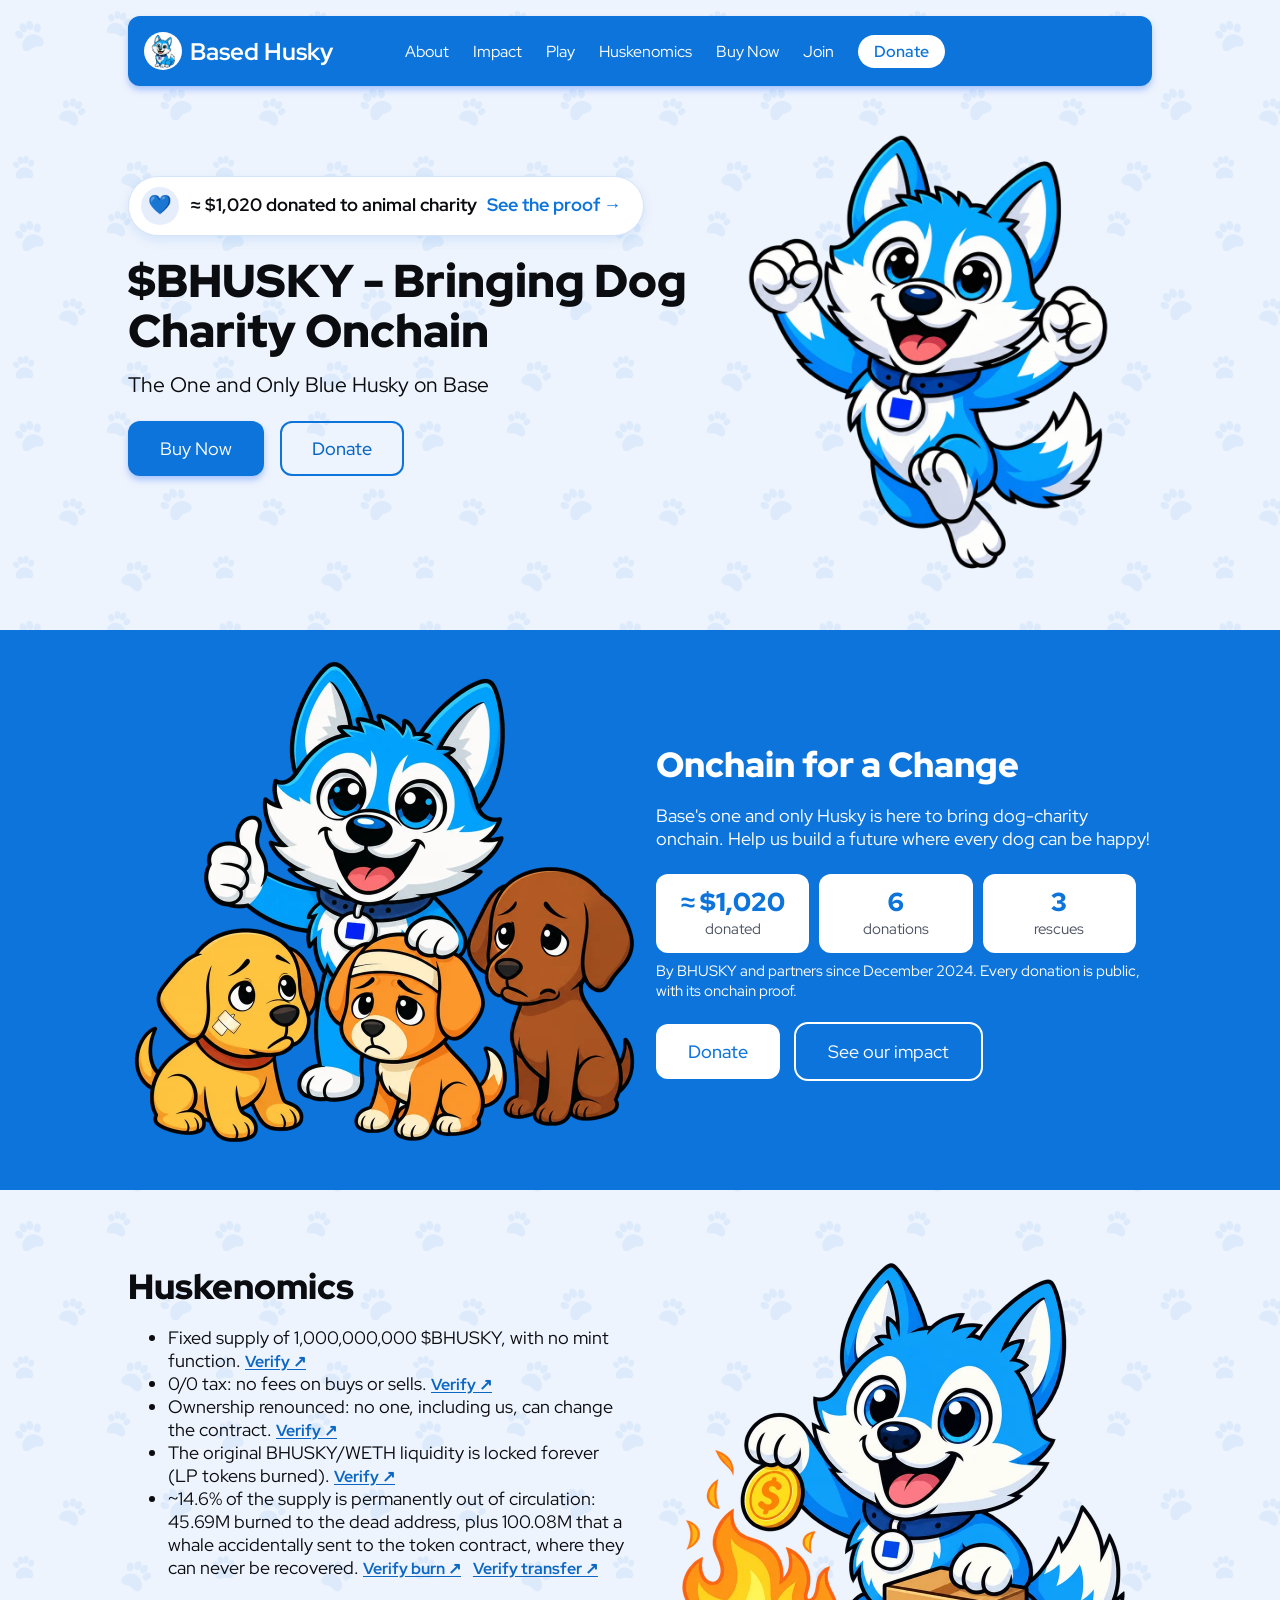
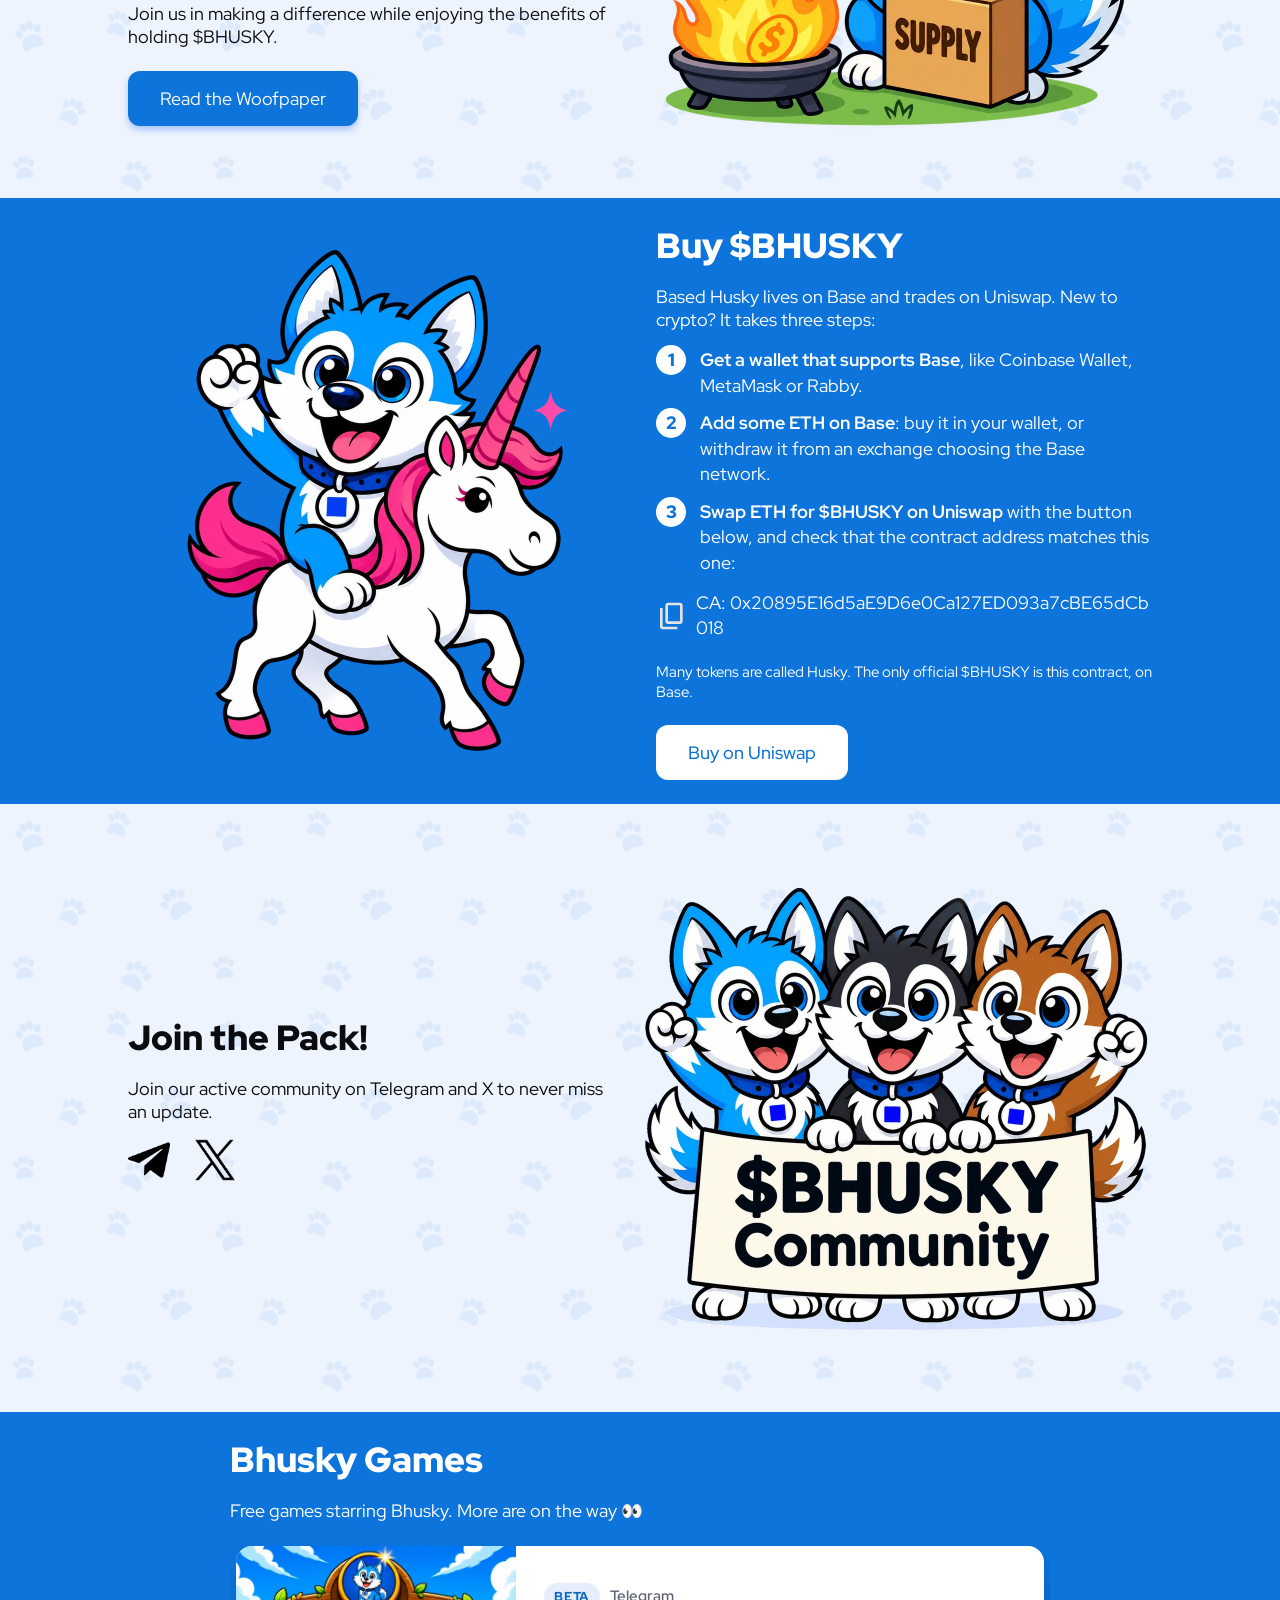
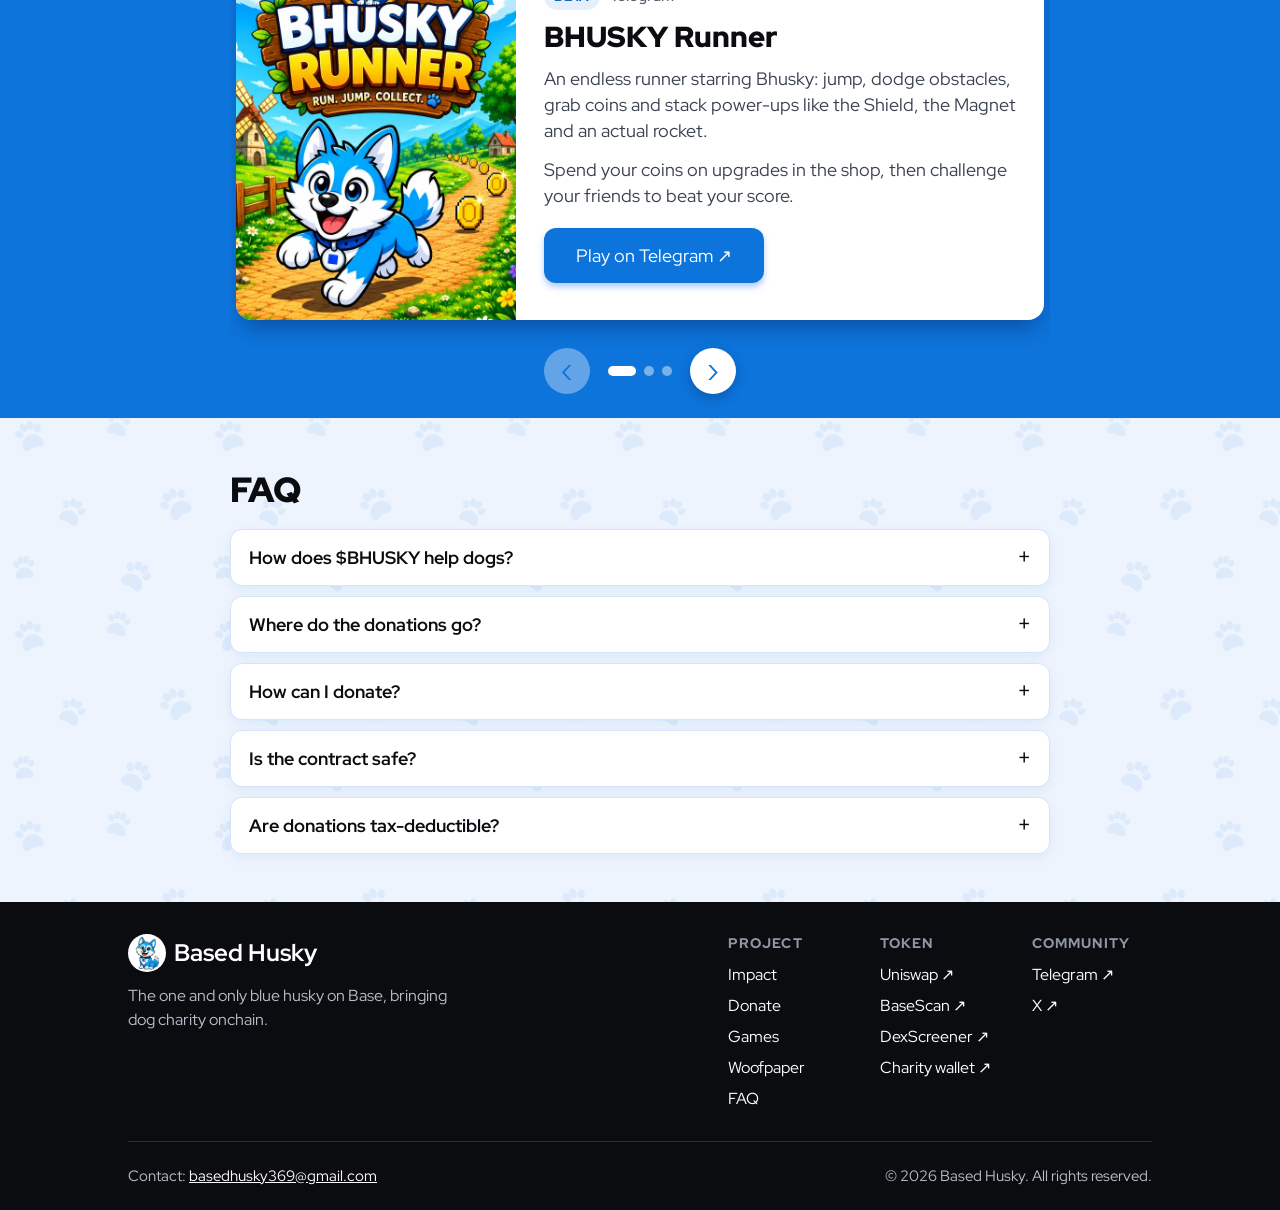
<file: index.html>
<!DOCTYPE html><html lang="en"><head>
  <meta charset="utf-8">
  <title>Based Husky - $BHUSKY</title>
  <base href="/">
  <meta name="viewport" content="width=device-width, initial-scale=1">
  <meta name="description" content="The one and only blue husky on Base. $BHUSKY is a community token supporting dog rescues, with a public onchain charity wallet.">
  <meta property="og:type" content="website">
  <meta property="og:site_name" content="Based Husky">
  <meta property="og:url" content="https://bhusky.net/">
  <meta property="og:title" content="Based Husky ($BHUSKY): Bringing Dog Charity Onchain">
  <meta property="og:description" content="The one and only blue husky on Base. $BHUSKY is a community token supporting dog rescues, with a public onchain charity wallet.">
  <meta property="og:image" content="https://bhusky.net/og-image.png">
  <meta property="og:image:width" content="1200">
  <meta property="og:image:height" content="630">
  <meta property="og:image:alt" content="Bhusky, the blue husky mascot, next to the text: Based Husky, bringing dog charity onchain.">
  <meta name="twitter:card" content="summary_large_image">
  <meta name="twitter:site" content="@basedhusky">
  <meta name="twitter:title" content="Based Husky ($BHUSKY): Bringing Dog Charity Onchain">
  <meta name="twitter:description" content="The one and only blue husky on Base. $BHUSKY is a community token supporting dog rescues, with a public onchain charity wallet.">
  <meta name="twitter:image" content="https://bhusky.net/og-image.png">
  <meta name="twitter:image:alt" content="Bhusky, the blue husky mascot, next to the text: Based Husky, bringing dog charity onchain.">
  <link rel="icon" href="/favicon.ico" sizes="any">
  <link rel="icon" type="image/png" sizes="32x32" href="/icon-32.png">
  <link rel="apple-touch-icon" href="/apple-touch-icon.png">
  <link rel="manifest" href="/site.webmanifest">
  <link rel="preload" href="/fonts/RedHatDisplay-Variable.woff2" as="font" type="font/woff2" crossorigin="">
<style>*,*:before,*:after{box-sizing:border-box}*{margin:0}html{--color-primary:#0D74DB;--color-background:#FFFFFF;--color-text:#0B0C10;--color-outline:#dddddd;--color-primary-text:#FFFFFF;--color-primary-shadow:#6f9dff8a;--color-background-shadow:#c0c0c08a;--color-primary-focused:#2482E0;--color-primary-ink:#0C67C2;--color-background-focused:rgb(217, 233, 255);--padding-side-border:8px;--padding-extralarge:32px;--padding-large:24px;--padding-medium:16px;--padding-small:8px;--font-family:"Red Hat Display", sans-serif;--font-size-title:1.5rem;--font-size-headline:2.2rem;--border-radius:12px}html{background-color:#eef4fd;background-image:url("data:image/svg+xml,%3Csvg xmlns='http://www.w3.org/2000/svg' width='200' height='200' viewBox='0 0 200 200'%3E%3Cdefs%3E%3Cg id='paw'%3E%3Cpath d='M0-1C-7-1-11 5-11 9c0 3.5 3 5 6 4 2-.6 3.5-1 5-1s3 .4 5 1c3 1 6-.5 6-4 0-4-4-10-11-10z'/%3E%3Cellipse cx='-9.6' cy='-5' rx='3.4' ry='4.4' transform='rotate(-28 -9.6 -5)'/%3E%3Cellipse cx='-3.5' cy='-10' rx='3.5' ry='4.7' transform='rotate(-8 -3.5 -10)'/%3E%3Cellipse cx='3.5' cy='-10' rx='3.5' ry='4.7' transform='rotate(8 3.5 -10)'/%3E%3Cellipse cx='9.6' cy='-5' rx='3.4' ry='4.4' transform='rotate(28 9.6 -5)'/%3E%3C/g%3E%3Cg id='bone'%3E%3Crect x='-11' y='-3.2' width='22' height='6.4' rx='3'/%3E%3Ccircle cx='-11.5' cy='-3.6' r='4'/%3E%3Ccircle cx='-11.5' cy='3.6' r='4'/%3E%3Ccircle cx='11.5' cy='-3.6' r='4'/%3E%3Ccircle cx='11.5' cy='3.6' r='4'/%3E%3C/g%3E%3Cg id='heart'%3E%3Cpath d='M0 9C-2 7-10 2-10-3.5-10-7.5-7-10-4.5-10-2-10-.5-8.5 0-7c.5-1.5 2-3 4.5-3 2.5 0 5.5 2.5 5.5 6.5C10 2 2 7 0 9z'/%3E%3C/g%3E%3C/defs%3E%3Cg fill='%230D74DB' fill-opacity='0.08'%3E%3Cuse href='%23paw' transform='translate(30 36) rotate(-20) scale(1.0)'/%3E%3Cuse href='%23paw' transform='translate(118 24) rotate(15) scale(0.85)'/%3E%3Cuse href='%23paw' transform='translate(176 104) rotate(-35) scale(1.05)'/%3E%3Cuse href='%23paw' transform='translate(72 112) rotate(25) scale(0.9)'/%3E%3Cuse href='%23paw' transform='translate(24 168) rotate(-5) scale(0.8)'/%3E%3Cuse href='%23paw' transform='translate(136 176) rotate(30) scale(1.0)'/%3E%3C/g%3E%3C/svg%3E");background-size:200px 200px}@media only screen and (max-width:600px){html{--padding-side-border:16px}}@media only screen and (min-width:600px){html{--padding-side-border:16px}}@media only screen and (min-width:768px){html{--padding-side-border:32px}}@media only screen and (min-width:1100px){html{--padding-side-border:128px}}@media only screen and (min-width:1550px){html{--padding-side-border:256px}}@media only screen and (min-width:1750px){html{--padding-side-border:384px}}</style><link rel="stylesheet" href="styles-OCX6R3KO.css" media="print" data-beasties-media="all"><noscript><link rel="stylesheet" href="styles-OCX6R3KO.css"></noscript><style ng-app-id="ng">#app-container[_ngcontent-ng-c3115193196]{padding:var(--padding-medium) 0 0 0;display:flex;flex-direction:column;gap:var(--padding-large);align-items:stretch}bhusky-header[_ngcontent-ng-c3115193196]{position:sticky}.join-icon-link[_ngcontent-ng-c3115193196]{filter:invert()}.button-bar[_ngcontent-ng-c3115193196]{display:flex;gap:var(--padding-large);padding:var(--padding-medium);padding-left:0}.contract-address[_ngcontent-ng-c3115193196]{display:flex;align-items:center;gap:8px;line-height:1.4;overflow-wrap:anywhere}.contract-address[_ngcontent-ng-c3115193196]   a[role=button][_ngcontent-ng-c3115193196]{flex:0 0 auto;display:inline-flex;border-radius:5px}.copy-btn[_ngcontent-ng-c3115193196]{cursor:pointer;border-radius:5px;display:block}.copy-btn[_ngcontent-ng-c3115193196]:hover{background-color:var(--color-primary-focused)}.verify[_ngcontent-ng-c3115193196]{color:var(--color-primary-ink);font-size:.9em;font-weight:700;white-space:nowrap;text-underline-offset:2px}.verify[_ngcontent-ng-c3115193196] + .verify[_ngcontent-ng-c3115193196]{margin-left:.75em}.verify[_ngcontent-ng-c3115193196]:hover, .verify[_ngcontent-ng-c3115193196]:focus{color:var(--color-primary-focused)}.impact-pill[_ngcontent-ng-c3115193196]{display:inline-flex;align-items:center;gap:10px;margin-bottom:var(--padding-medium);padding:8px 16px 8px 10px;border-radius:999px;background-color:var(--color-background);border:1px solid #d6e4fa;box-shadow:0 4px 12px #0d74db1f;color:var(--color-text);font-size:.95rem;line-height:1.3;text-decoration:none}.impact-pill-text[_ngcontent-ng-c3115193196]{display:flex;flex-wrap:wrap;column-gap:8px}.impact-pill[_ngcontent-ng-c3115193196]   strong[_ngcontent-ng-c3115193196]{font-weight:700}.impact-pill-heart[_ngcontent-ng-c3115193196]{flex:0 0 auto;display:inline-flex;align-items:center;justify-content:center;width:30px;height:30px;border-radius:50%;background-color:#e6eefc;font-size:15px}.impact-pill-more[_ngcontent-ng-c3115193196]{color:var(--color-primary);font-weight:700;white-space:nowrap}.impact-pill[_ngcontent-ng-c3115193196]:hover, .impact-pill[_ngcontent-ng-c3115193196]:focus{border-color:var(--color-primary)}.impact-stats[_ngcontent-ng-c3115193196]{list-style:none;padding:0;margin:var(--padding-large) 0 var(--padding-small);display:grid;grid-template-columns:repeat(3,1fr);gap:10px;max-width:480px}.impact-stats[_ngcontent-ng-c3115193196]   li[_ngcontent-ng-c3115193196]{background-color:var(--color-background);color:var(--color-text);border-radius:var(--border-radius);padding:14px 8px;text-align:center;display:flex;flex-direction:column;gap:2px}.impact-stats[_ngcontent-ng-c3115193196]   strong[_ngcontent-ng-c3115193196]{color:var(--color-primary);font-size:1.6rem;font-weight:900;line-height:1.1;white-space:nowrap}.impact-stats[_ngcontent-ng-c3115193196]   span[_ngcontent-ng-c3115193196]{font-size:.95rem;color:#4a5160}.impact-note[_ngcontent-ng-c3115193196]{font-size:.95rem}@media only screen and (min-width:993px){.hero-subtitle[_ngcontent-ng-c3115193196]{font-size:1.3rem}.impact-pill[_ngcontent-ng-c3115193196]{font-size:1.1rem;gap:12px;padding:10px 22px 10px 12px;margin-bottom:20px}.impact-pill-heart[_ngcontent-ng-c3115193196]{width:38px;height:38px;font-size:19px}.impact-pill-text[_ngcontent-ng-c3115193196]{column-gap:10px}}.buy-steps[_ngcontent-ng-c3115193196]{list-style:none;counter-reset:step;padding:0;margin:var(--padding-medium) 0;display:flex;flex-direction:column;gap:12px}.buy-steps[_ngcontent-ng-c3115193196]   li[_ngcontent-ng-c3115193196]{counter-increment:step;position:relative;padding-left:44px;line-height:1.45}.buy-steps[_ngcontent-ng-c3115193196]   li[_ngcontent-ng-c3115193196]:before{content:counter(step);position:absolute;left:0;top:-2px;width:30px;height:30px;border-radius:50%;background-color:var(--color-primary-text);color:var(--color-primary);font-weight:900;display:flex;align-items:center;justify-content:center}.copy-status[_ngcontent-ng-c3115193196]{min-height:1.4em;font-size:.95rem;font-weight:700}.buy-note[_ngcontent-ng-c3115193196]{font-size:.95rem}.faq-list[_ngcontent-ng-c3115193196]{display:flex;flex-direction:column;gap:10px}.faq-item[_ngcontent-ng-c3115193196]{background-color:var(--color-background);border:1px solid #d6e4fa;border-radius:var(--border-radius);box-shadow:0 4px 12px #0d74db14}.faq-item[_ngcontent-ng-c3115193196]   summary[_ngcontent-ng-c3115193196]{cursor:pointer;list-style:none;padding:16px 52px 16px 18px;font-weight:700;position:relative}.faq-item[_ngcontent-ng-c3115193196]   summary[_ngcontent-ng-c3115193196]::-webkit-details-marker{display:none}.faq-item[_ngcontent-ng-c3115193196]   summary[_ngcontent-ng-c3115193196]:after{content:"+";position:absolute;right:18px;top:50%;transform:translateY(-50%);font-size:1.5rem;font-weight:400;line-height:1}.faq-item[open][_ngcontent-ng-c3115193196]   summary[_ngcontent-ng-c3115193196]:after{content:"\2212"}.faq-item[_ngcontent-ng-c3115193196]   summary[_ngcontent-ng-c3115193196]:hover, .faq-item[_ngcontent-ng-c3115193196]   summary[_ngcontent-ng-c3115193196]:focus-visible{background-color:var(--color-background-focused);border-radius:var(--border-radius)}.faq-item[_ngcontent-ng-c3115193196]   p[_ngcontent-ng-c3115193196]{padding:0 18px 18px;line-height:1.5;color:#3a4150}.faq-item[_ngcontent-ng-c3115193196]   a[_ngcontent-ng-c3115193196]{color:var(--color-primary);font-weight:700;text-underline-offset:2px}.game-carousel[_ngcontent-ng-c3115193196]{margin:8px 0 0}.game-track[_ngcontent-ng-c3115193196]{display:flex;overflow-x:auto;scroll-snap-type:x mandatory;scrollbar-width:none;overscroll-behavior-x:contain}.game-track[_ngcontent-ng-c3115193196]::-webkit-scrollbar{display:none}.game-slide[_ngcontent-ng-c3115193196]{flex:0 0 100%;scroll-snap-align:start;scroll-snap-stop:always;padding:16px 6px 28px;display:flex}.game-card[_ngcontent-ng-c3115193196]{flex:1;display:grid;grid-template-columns:280px 1fr;background-color:var(--color-background);color:var(--color-text);border-radius:16px;overflow:hidden;box-shadow:0 14px 22px -8px #05143c66}.game-cover[_ngcontent-ng-c3115193196]{display:block;width:100%;height:100%;aspect-ratio:3 / 4;object-fit:cover}.game-body[_ngcontent-ng-c3115193196]{padding:var(--padding-large) 28px;display:flex;flex-direction:column;justify-content:center;gap:12px}.game-body[_ngcontent-ng-c3115193196]   h3[_ngcontent-ng-c3115193196]{font-size:1.8rem;font-weight:900;line-height:1.1}.game-body[_ngcontent-ng-c3115193196]   p[_ngcontent-ng-c3115193196]{line-height:1.5;color:#3a4150}.game-body[_ngcontent-ng-c3115193196]   .game-meta[_ngcontent-ng-c3115193196]{display:flex;align-items:center;gap:10px;font-size:.95rem;font-weight:600;color:#5b6372}.game-badge[_ngcontent-ng-c3115193196]{background-color:#e6eefc;color:var(--color-primary-ink);font-size:.8rem;font-weight:800;letter-spacing:.06em;text-transform:uppercase;padding:4px 10px;border-radius:999px}.game-badge-soon[_ngcontent-ng-c3115193196]{background-color:#fff1c2;color:#7a5600}.game-actions[_ngcontent-ng-c3115193196]{display:flex;flex-wrap:wrap;gap:12px;margin-top:6px}.game-btn[_ngcontent-ng-c3115193196]{text-align:center;background-color:var(--color-primary);color:var(--color-primary-text);text-decoration:none;padding:var(--padding-medium) var(--padding-extralarge);border-radius:var(--border-radius);box-shadow:0 4px 6px var(--color-primary-shadow)}.game-btn[_ngcontent-ng-c3115193196]:hover, .game-btn[_ngcontent-ng-c3115193196]:focus{background-color:var(--color-primary-focused)}.game-btn-soon[_ngcontent-ng-c3115193196], .game-btn-soon[_ngcontent-ng-c3115193196]:hover{background-color:#e6eefc;color:var(--color-primary-ink);box-shadow:none;font-weight:600;cursor:default}.game-controls[_ngcontent-ng-c3115193196]{display:flex;align-items:center;justify-content:center;gap:18px}.game-arrow[_ngcontent-ng-c3115193196]{width:46px;height:46px;border-radius:50%;border:none;background-color:var(--color-background);color:var(--color-primary);font-family:var(--font-family);font-size:30px;line-height:1;padding-bottom:4px;cursor:pointer;box-shadow:0 4px 12px #05143c40}.game-arrow[_ngcontent-ng-c3115193196]:hover:not(:disabled), .game-arrow[_ngcontent-ng-c3115193196]:focus-visible{background-color:var(--color-background-focused)}.game-arrow[_ngcontent-ng-c3115193196]:disabled{opacity:.35;cursor:default;box-shadow:none}.game-dots[_ngcontent-ng-c3115193196]{display:flex;gap:8px}.game-dot[_ngcontent-ng-c3115193196]{width:10px;height:10px;padding:0;border:none;border-radius:999px;background-color:#ffffff73;cursor:pointer;transition:width .15s}.game-dot.active[_ngcontent-ng-c3115193196]{width:28px;background-color:var(--color-primary-text)}.games-hint[_ngcontent-ng-c3115193196]{display:none;margin-top:6px;font-size:.95rem;font-weight:700}@media only screen and (max-width:600px){.game-carousel[_ngcontent-ng-c3115193196]{position:relative}.game-card[_ngcontent-ng-c3115193196]{grid-template-columns:1fr;grid-template-rows:auto 1fr}.game-actions[_ngcontent-ng-c3115193196]{margin-top:auto;padding-top:6px}.game-cover[_ngcontent-ng-c3115193196]{height:auto}.game-body[_ngcontent-ng-c3115193196]{padding:var(--padding-large) 20px;justify-content:flex-start}.game-actions[_ngcontent-ng-c3115193196]   .game-btn[_ngcontent-ng-c3115193196]{flex:1 1 100%}.game-carousel[_ngcontent-ng-c3115193196]{display:flex;flex-direction:column}.game-controls[_ngcontent-ng-c3115193196]{order:-1;margin-top:4px}.game-track[_ngcontent-ng-c3115193196]{gap:12px;scroll-padding-left:0}.game-slide[_ngcontent-ng-c3115193196]{flex-basis:84%;padding:14px 0 24px}.game-slide[_ngcontent-ng-c3115193196]:last-child{scroll-snap-align:end}.game-arrow[_ngcontent-ng-c3115193196]{width:44px;height:44px}.games-hint[_ngcontent-ng-c3115193196]{display:block}}main[_ngcontent-ng-c3115193196]{display:flex;flex-direction:column;gap:var(--padding-large)}</style><style ng-app-id="ng">.main-header[_ngcontent-ng-c1815924446]{background-color:var(--color-primary);border-radius:var(--border-radius);padding:var(--padding-medium);box-shadow:0 4px 6px var(--color-primary-shadow);display:flex;justify-content:space-between;align-items:center;margin:0 var(--padding-side-border)}.header-nav[_ngcontent-ng-c1815924446]{display:flex;gap:var(--padding-large);align-items:center}.header-link[_ngcontent-ng-c1815924446]{color:var(--color-primary-text);font-family:var(--font-family);text-decoration:none;position:relative}.header-link[_ngcontent-ng-c1815924446]:after{content:"";position:absolute;bottom:0;left:0;width:100%;height:.1em;background-color:var(--color-primary-text);opacity:0;transition:opacity .1s,transform .1s}.header-link[_ngcontent-ng-c1815924446]:hover:after, .header-link[_ngcontent-ng-c1815924446]:focus:after{opacity:1;transform:translate3d(0,.2em,0)}.menu-hidden[_ngcontent-ng-c1815924446]{display:none!important}.header-sidebar[_ngcontent-ng-c1815924446]{min-width:200px;background-color:var(--color-background);position:fixed;right:0;bottom:0;top:0;box-shadow:-1px 4px 6px var(--color-background-shadow);padding:var(--padding-large);justify-content:space-between;display:flex;flex-direction:column}.sidebar-link[_ngcontent-ng-c1815924446]{color:var(--color-text);font-family:var(--font-family);text-decoration:none;position:relative;font-size:18px}.sidebar-link[_ngcontent-ng-c1815924446]:after{content:"";position:absolute;bottom:0;left:0;width:100%;height:.1em;background-color:var(--color-text);opacity:0;transition:opacity .1s,transform .1s}.sidebar-link[_ngcontent-ng-c1815924446]:hover:after, .sidebar-link[_ngcontent-ng-c1815924446]:focus:after{opacity:1;transform:translate3d(0,.2em,0)}.sidebar-nav[_ngcontent-ng-c1815924446]{padding:var(--padding-large);display:flex;flex-direction:column;gap:var(--padding-medium);align-items:flex-start}.sidebar-divider[_ngcontent-ng-c1815924446]{border-top:1px solid var(--color-outline);width:100%}.sidebar-icon-link[_ngcontent-ng-c1815924446]{filter:invert()}.sidebar-icon-nav[_ngcontent-ng-c1815924446]{display:flex;gap:var(--padding-large);padding:var(--padding-medium);justify-content:space-between}.burger-menu-btn[_ngcontent-ng-c1815924446]{cursor:pointer}.close-btn-container[_ngcontent-ng-c1815924446]{position:relative;padding:var(--padding-medium)}.close-btn[_ngcontent-ng-c1815924446]{cursor:pointer;position:absolute;right:0}.header-link-cta[_ngcontent-ng-c1815924446]{background-color:var(--color-primary-text);color:var(--color-primary);font-weight:600;padding:6px 16px;border-radius:999px}.header-link-cta[_ngcontent-ng-c1815924446]:after{display:none}.header-link-cta[_ngcontent-ng-c1815924446]:hover, .header-link-cta[_ngcontent-ng-c1815924446]:focus{background-color:var(--color-background-focused)}.sidebar-link-cta[_ngcontent-ng-c1815924446]{background-color:var(--color-primary);color:var(--color-primary-text);font-weight:600;padding:8px 20px;border-radius:999px}.sidebar-link-cta[_ngcontent-ng-c1815924446]:after{display:none}</style><style ng-app-id="ng">.section-text-content[_ngcontent-ng-c503550239]{font-family:var(--font-family);padding-top:var(--padding-large);width:100%}.section-text-content[_ngcontent-ng-c503550239]   h1[_ngcontent-ng-c503550239], .section-text-content[_ngcontent-ng-c503550239]   .section-title[_ngcontent-ng-c503550239]{font-size:var(--font-size-headline);font-weight:900;margin-bottom:var(--padding-medium)}.section-text-content[_ngcontent-ng-c503550239]{font-size:1.1rem}.section-container[_ngcontent-ng-c503550239], .section-container-blue[_ngcontent-ng-c503550239]{display:flex;padding:var(--padding-large) var(--padding-side-border);gap:var(--padding-medium)}.section-container[_ngcontent-ng-c503550239]{color:var(--color-text)}.section-container-blue[_ngcontent-ng-c503550239]{flex-direction:row-reverse;color:var(--color-primary-text);background-color:var(--color-primary)}.section-image[_ngcontent-ng-c503550239]{width:100%;height:auto;max-width:512px}.button-divider[_ngcontent-ng-c503550239]{width:var(--padding-medium);height:var(--padding-medium);display:inline-block}@media only screen and (max-width:992px){.section-container[_ngcontent-ng-c503550239], .section-container-blue[_ngcontent-ng-c503550239]{flex-direction:column-reverse;align-items:center}.section-text-content[_ngcontent-ng-c503550239]{padding-top:0}}@media only screen and (min-width:993px){.section-container[_ngcontent-ng-c503550239], .section-container-blue[_ngcontent-ng-c503550239]{align-items:center}.section-text-content[_ngcontent-ng-c503550239]{padding-top:0}.section-hero[_ngcontent-ng-c503550239]   h1[_ngcontent-ng-c503550239]{font-size:clamp(2.6rem,3.6vw,3.6rem);line-height:1.08}}@media only screen and (min-width:993px){.section-hero[_ngcontent-ng-c503550239]   .section-image[_ngcontent-ng-c503550239]{max-width:448px}.section-hero[_ngcontent-ng-c503550239]   .section-text-content[_ngcontent-ng-c503550239]{padding-bottom:64px}}.section-centered[_ngcontent-ng-c503550239]   .section-text-content[_ngcontent-ng-c503550239]{max-width:820px;margin:0 auto}</style><style ng-app-id="ng">.bhusky-footer[_ngcontent-ng-c1859226268]{background-color:var(--color-text);color:var(--color-primary-text);padding:var(--padding-extralarge) var(--padding-side-border) var(--padding-large);font-family:var(--font-family);display:flex;flex-direction:column;gap:var(--padding-extralarge)}.footer-top[_ngcontent-ng-c1859226268]{display:flex;justify-content:space-between;gap:var(--padding-extralarge)}.footer-brand[_ngcontent-ng-c1859226268]{max-width:320px}.footer-tagline[_ngcontent-ng-c1859226268]{margin-top:12px;color:#b8bec9;line-height:1.5}.footer-cols[_ngcontent-ng-c1859226268]{display:grid;grid-template-columns:repeat(3,minmax(120px,auto));gap:var(--padding-extralarge)}.footer-col[_ngcontent-ng-c1859226268]{display:flex;flex-direction:column;gap:10px}.footer-col[_ngcontent-ng-c1859226268]   h2[_ngcontent-ng-c1859226268]{font-size:.85rem;font-weight:800;letter-spacing:.08em;text-transform:uppercase;color:#8f97a6;margin-bottom:2px}.footer-col[_ngcontent-ng-c1859226268]   a[_ngcontent-ng-c1859226268]{color:var(--color-primary-text);text-decoration:none}.footer-col[_ngcontent-ng-c1859226268]   a[_ngcontent-ng-c1859226268]:hover, .footer-col[_ngcontent-ng-c1859226268]   a[_ngcontent-ng-c1859226268]:focus{text-decoration:underline;text-underline-offset:3px}.footer-bottom[_ngcontent-ng-c1859226268]{display:flex;justify-content:space-between;gap:var(--padding-small) var(--padding-large);flex-wrap:wrap;padding-top:var(--padding-large);border-top:1px solid #2a2d36;color:#b8bec9;font-size:.95rem}.mail-link[_ngcontent-ng-c1859226268]{color:var(--color-primary-text);display:inline-block}@media only screen and (max-width:768px){.footer-top[_ngcontent-ng-c1859226268]{flex-direction:column}.footer-cols[_ngcontent-ng-c1859226268]{grid-template-columns:repeat(2,1fr);gap:var(--padding-large)}.footer-bottom[_ngcontent-ng-c1859226268]{flex-direction:column}}</style><style ng-app-id="ng">.logo-text[_ngcontent-ng-c3064136747]{font-family:var(--font-family);font-size:var(--font-size-title);font-weight:700}.white[_ngcontent-ng-c3064136747]{color:#fff}.blue[_ngcontent-ng-c3064136747]{color:var(--color-primary)}.logo-container[_ngcontent-ng-c3064136747]{display:flex;align-items:center;gap:var(--padding-small)}</style><style ng-app-id="ng">.bhusky-btn[_ngcontent-ng-c1289796476]{padding:var(--padding-medium) var(--padding-extralarge);border-radius:var(--border-radius);text-decoration:none;text-align:center;margin-top:0;display:inline-block}.btn-primary.btn-on-white[_ngcontent-ng-c1289796476]{background-color:var(--color-primary);color:var(--color-primary-text);box-shadow:0 4px 6px var(--color-primary-shadow)}.btn-primary.btn-on-white[_ngcontent-ng-c1289796476]:hover{background-color:var(--color-primary-focused)}.btn-primary.btn-on-blue[_ngcontent-ng-c1289796476]{background-color:var(--color-primary-text);color:var(--color-primary);font-weight:500}.btn-primary.btn-on-blue[_ngcontent-ng-c1289796476]:hover{background-color:var(--color-background-focused)}.btn-secondary.btn-on-white[_ngcontent-ng-c1289796476]{outline:2px solid var(--color-primary);outline-offset:-2px;color:var(--color-primary-ink);font-weight:500}.btn-secondary.btn-on-white[_ngcontent-ng-c1289796476]:hover{background-color:var(--color-background-focused)}.btn-secondary.btn-on-blue[_ngcontent-ng-c1289796476]{outline:2px solid var(--color-primary-text);color:var(--color-primary-text)}.btn-secondary.btn-on-blue[_ngcontent-ng-c1289796476]:hover{background-color:var(--color-primary-focused)}@media only screen and (max-width:600px){.bhusky-btn[_ngcontent-ng-c1289796476]{align-self:stretch;display:block}}</style></head>

<body><!--nghm--><script type="text/javascript" id="ng-event-dispatch-contract">(()=>{function p(t,n,r,o,e,i,f,m){return{eventType:t,event:n,targetElement:r,eic:o,timeStamp:e,eia:i,eirp:f,eiack:m}}function u(t){let n=[],r=e=>{n.push(e)};return{c:t,q:n,et:[],etc:[],d:r,h:e=>{r(p(e.type,e,e.target,t,Date.now()))}}}function s(t,n,r){for(let o=0;o<n.length;o++){let e=n[o];(r?t.etc:t.et).push(e),t.c.addEventListener(e,t.h,r)}}function c(t,n,r,o,e=window){let i=u(t);e._ejsas||(e._ejsas={}),e._ejsas[n]=i,s(i,r),s(i,o,!0)}window.__jsaction_bootstrap=c;})();
</script><script>window.__jsaction_bootstrap(document.body,"ng",["click"],[]);</script>
  <app-root ng-version="22.2.6" _nghost-ng-c3115193196="" ngh="9" ng-server-context="ssg"><div _ngcontent-ng-c3115193196="" id="app-container"><bhusky-header _ngcontent-ng-c3115193196="" _nghost-ng-c1815924446="" ngh="1"><header _ngcontent-ng-c1815924446="" class="main-header"><bhusky-logo _ngcontent-ng-c1815924446="" _nghost-ng-c3064136747="" ngh="0"><div _ngcontent-ng-c3064136747="" class="logo-container"><img _ngcontent-ng-c3064136747="" alt="Bhusky Logo" height="38" width="38" src="/logo-white.svg"><span _ngcontent-ng-c3064136747="" class="logo-text white">Based Husky</span></div></bhusky-logo><!----><nav _ngcontent-ng-c1815924446="" aria-label="Main" class="header-nav"><a _ngcontent-ng-c1815924446="" class="header-link" href="#about">About</a><a _ngcontent-ng-c1815924446="" class="header-link" href="/impact/">Impact</a><a _ngcontent-ng-c1815924446="" class="header-link" href="#play">Play</a><a _ngcontent-ng-c1815924446="" class="header-link" href="#huskenomics">Huskenomics</a><a _ngcontent-ng-c1815924446="" class="header-link" href="#buy-now">Buy Now</a><a _ngcontent-ng-c1815924446="" class="header-link" href="#join">Join</a><a _ngcontent-ng-c1815924446="" class="header-link header-link-cta" href="/donate/">Donate</a><!----></nav><nav _ngcontent-ng-c1815924446="" aria-label="Social" class="header-nav"><bhusky-icon-link _ngcontent-ng-c1815924446="" iconpath="/dex-screener.png" label="DexScreener" href="https://dexscreener.com/base/0x9d4021a55c70e47b048528a885750b9d14b26c8a" ngh="0"><a href="https://dexscreener.com/base/0x9d4021a55c70e47b048528a885750b9d14b26c8a" target="_blank" rel="noopener"><img src="/dex-screener.png" alt="DexScreener" height="24" width="24"></a></bhusky-icon-link><bhusky-icon-link _ngcontent-ng-c1815924446="" iconpath="/telegram.png" label="Telegram" href="https://t.me/bhuskybase" ngh="0"><a href="https://t.me/bhuskybase" target="_blank" rel="noopener"><img src="/telegram.png" alt="Telegram" height="24" width="24"></a></bhusky-icon-link><bhusky-icon-link _ngcontent-ng-c1815924446="" iconpath="/twitter.png" label="X" href="https://x.com/basedhusky" ngh="0"><a href="https://x.com/basedhusky" target="_blank" rel="noopener"><img src="/twitter.png" alt="X" height="24" width="24"></a></bhusky-icon-link></nav><!----><div _ngcontent-ng-c1815924446="" class="header-sidebar menu-hidden"><div _ngcontent-ng-c1815924446=""><div _ngcontent-ng-c1815924446="" class="close-btn-container"><a _ngcontent-ng-c1815924446="" role="button" tabindex="0" aria-label="Close menu" class="close-btn" jsaction="click:;"><img _ngcontent-ng-c1815924446="" src="/close.svg" alt="" height="32" width="32"></a></div><nav _ngcontent-ng-c1815924446="" class="sidebar-nav"><!----><a _ngcontent-ng-c1815924446="" class="sidebar-link" href="#about" jsaction="click:;">About</a><hr _ngcontent-ng-c1815924446="" class="sidebar-divider"><!----><a _ngcontent-ng-c1815924446="" class="sidebar-link" href="/impact/" jsaction="click:;">Impact</a><hr _ngcontent-ng-c1815924446="" class="sidebar-divider"><!----><a _ngcontent-ng-c1815924446="" class="sidebar-link" href="#play" jsaction="click:;">Play</a><hr _ngcontent-ng-c1815924446="" class="sidebar-divider"><!----><a _ngcontent-ng-c1815924446="" class="sidebar-link" href="#huskenomics" jsaction="click:;">Huskenomics</a><hr _ngcontent-ng-c1815924446="" class="sidebar-divider"><!----><a _ngcontent-ng-c1815924446="" class="sidebar-link" href="#buy-now" jsaction="click:;">Buy Now</a><hr _ngcontent-ng-c1815924446="" class="sidebar-divider"><!----><a _ngcontent-ng-c1815924446="" class="sidebar-link" href="#join" jsaction="click:;">Join</a><hr _ngcontent-ng-c1815924446="" class="sidebar-divider"><!----><a _ngcontent-ng-c1815924446="" class="sidebar-link sidebar-link-cta" href="/donate/" jsaction="click:;">Donate</a><!----></nav></div><div _ngcontent-ng-c1815924446=""><hr _ngcontent-ng-c1815924446="" class="sidebar-divider"><nav _ngcontent-ng-c1815924446="" class="sidebar-icon-nav"><bhusky-icon-link _ngcontent-ng-c1815924446="" iconpath="/dex-screener.png" label="DexScreener" href="https://dexscreener.com/base/0x9d4021a55c70e47b048528a885750b9d14b26c8a" class="sidebar-icon-link" ngh="0"><a href="https://dexscreener.com/base/0x9d4021a55c70e47b048528a885750b9d14b26c8a" target="_blank" rel="noopener"><img src="/dex-screener.png" alt="DexScreener" height="36" width="36"></a></bhusky-icon-link><bhusky-icon-link _ngcontent-ng-c1815924446="" iconpath="/telegram.png" label="Telegram" href="https://t.me/bhuskybase" class="sidebar-icon-link" ngh="0"><a href="https://t.me/bhuskybase" target="_blank" rel="noopener"><img src="/telegram.png" alt="Telegram" height="36" width="36"></a></bhusky-icon-link><bhusky-icon-link _ngcontent-ng-c1815924446="" iconpath="/twitter.png" label="X" href="https://x.com/basedhusky" class="sidebar-icon-link" ngh="0"><a href="https://x.com/basedhusky" target="_blank" rel="noopener"><img src="/twitter.png" alt="X" height="36" width="36"></a></bhusky-icon-link></nav></div></div></header></bhusky-header><main _ngcontent-ng-c3115193196=""><bhusky-section _ngcontent-ng-c3115193196="" title="$BHUSKY - Bringing Dog Charity Onchain" ctalink="#buy-now" ctatext="Buy Now" secondarybuttonlink="/donate/" secondarybuttontext="Donate" imageurl="/bhusky-hero.webp" imagealt="Bhusky, the blue husky mascot, jumping with joy" _nghost-ng-c503550239="" ngh="2"><section _ngcontent-ng-c503550239="" class="section-container section-hero"><div _ngcontent-ng-c503550239="" class="section-text-content"><a _ngcontent-ng-c3115193196="" sectionkicker="" href="/impact/" class="impact-pill" aria-label="≈ $1,020 donated to animal charity. See the proof"><span _ngcontent-ng-c3115193196="" aria-hidden="true" class="impact-pill-heart">💙</span><span _ngcontent-ng-c3115193196="" class="impact-pill-text"><strong _ngcontent-ng-c3115193196="">≈ $1,020 donated to animal charity</strong><span _ngcontent-ng-c3115193196="" class="impact-pill-more">See the proof&nbsp;→</span></span></a><h1 _ngcontent-ng-c503550239="">$BHUSKY - Bringing Dog Charity Onchain</h1><!----><!----><p _ngcontent-ng-c3115193196="" class="hero-subtitle">The One and Only Blue Husky on Base</p><br _ngcontent-ng-c503550239=""><bhusky-button _ngcontent-ng-c503550239="" class="cta-btn" _nghost-ng-c1289796476="" ngh="0"><a _ngcontent-ng-c1289796476="" class="bhusky-btn btn-on-white btn-primary" href="#buy-now">Buy Now</a></bhusky-button><!----><div _ngcontent-ng-c503550239="" class="button-divider"></div><bhusky-button _ngcontent-ng-c503550239="" class="secondary-btn" _nghost-ng-c1289796476="" ngh="0"><a _ngcontent-ng-c1289796476="" class="bhusky-btn btn-on-white btn-secondary" href="/donate/">Donate</a></bhusky-button><!----></div><img _ngcontent-ng-c503550239="" width="1024" height="1024" class="section-image" src="/bhusky-hero.webp" alt="Bhusky, the blue husky mascot, jumping with joy" fetchpriority="high"><!----></section></bhusky-section><bhusky-section _ngcontent-ng-c3115193196="" id="about" title="Onchain for a Change" ctalink="/donate/" ctatext="Donate" secondarybuttonlink="/impact/" secondarybuttontext="See our impact" imageurl="/bhusky-charity.webp" imagealt="Bhusky giving a thumbs up next to three rescue puppies, one with a bandage" _nghost-ng-c503550239="" ngh="3"><section _ngcontent-ng-c503550239="" class="section-container-blue"><div _ngcontent-ng-c503550239="" class="section-text-content"><!----><h2 _ngcontent-ng-c503550239="" class="section-title">Onchain for a Change</h2><!----><p _ngcontent-ng-c3115193196="">Base's one and only Husky is here to bring dog-charity onchain. Help us build a future where every dog can be happy!</p><ul _ngcontent-ng-c3115193196="" aria-label="Our impact so far" class="impact-stats"><li _ngcontent-ng-c3115193196=""><strong _ngcontent-ng-c3115193196="">≈ $1,020</strong><span _ngcontent-ng-c3115193196="">donated</span></li><li _ngcontent-ng-c3115193196=""><strong _ngcontent-ng-c3115193196="">6</strong><span _ngcontent-ng-c3115193196="">donations</span></li><li _ngcontent-ng-c3115193196=""><strong _ngcontent-ng-c3115193196="">3</strong><span _ngcontent-ng-c3115193196="">rescues</span></li></ul><p _ngcontent-ng-c3115193196="" class="impact-note">By BHUSKY and partners since December 2024. Every donation is public, with its onchain proof.</p><br _ngcontent-ng-c503550239=""><bhusky-button _ngcontent-ng-c503550239="" class="cta-btn" _nghost-ng-c1289796476="" ngh="0"><a _ngcontent-ng-c1289796476="" class="bhusky-btn btn-on-blue btn-primary" href="/donate/">Donate</a></bhusky-button><!----><div _ngcontent-ng-c503550239="" class="button-divider"></div><bhusky-button _ngcontent-ng-c503550239="" class="secondary-btn" _nghost-ng-c1289796476="" ngh="0"><a _ngcontent-ng-c1289796476="" class="bhusky-btn btn-on-blue btn-secondary" href="/impact/">See our impact</a></bhusky-button><!----></div><img _ngcontent-ng-c503550239="" width="1024" height="1024" class="section-image" src="/bhusky-charity.webp" alt="Bhusky giving a thumbs up next to three rescue puppies, one with a bandage" loading="lazy"><!----></section></bhusky-section><bhusky-section _ngcontent-ng-c3115193196="" id="huskenomics" title="Huskenomics" ctalink="/woofpaper/" ctatext="Read the Woofpaper" imageurl="/bhusky-burn.webp" imagealt="Bhusky tossing a coin into a fire next to a box labeled Supply" _nghost-ng-c503550239="" ngh="4"><section _ngcontent-ng-c503550239="" class="section-container"><div _ngcontent-ng-c503550239="" class="section-text-content"><!----><h2 _ngcontent-ng-c503550239="" class="section-title">Huskenomics</h2><!----><ul _ngcontent-ng-c3115193196=""><li _ngcontent-ng-c3115193196="">Fixed supply of 1,000,000,000 $BHUSKY, with no mint function. <a _ngcontent-ng-c3115193196="" href="https://basescan.org/token/0x20895E16d5aE9D6e0Ca127ED093a7cBE65dCb018" target="_blank" rel="noopener" class="verify">Verify&nbsp;↗</a></li><li _ngcontent-ng-c3115193196="">0/0 tax: no fees on buys or sells. <a _ngcontent-ng-c3115193196="" href="https://basescan.org/address/0x20895E16d5aE9D6e0Ca127ED093a7cBE65dCb018#code" target="_blank" rel="noopener" class="verify">Verify&nbsp;↗</a></li><li _ngcontent-ng-c3115193196="">Ownership renounced: no one, including us, can change the contract. <a _ngcontent-ng-c3115193196="" href="https://basescan.org/address/0x20895E16d5aE9D6e0Ca127ED093a7cBE65dCb018#readContract" target="_blank" rel="noopener" class="verify">Verify&nbsp;↗</a></li><li _ngcontent-ng-c3115193196="">The original BHUSKY/WETH liquidity is locked forever (LP tokens burned). <a _ngcontent-ng-c3115193196="" href="https://basescan.org/token/0x9d4021a55c70e47b048528a885750b9d14b26c8a#balances" target="_blank" rel="noopener" class="verify">Verify&nbsp;↗</a></li><li _ngcontent-ng-c3115193196="">~14.6% of the supply is permanently out of circulation: 45.69M burned to the dead address, plus 100.08M that a whale accidentally sent to the token contract, where they can never be recovered. <a _ngcontent-ng-c3115193196="" href="https://basescan.org/token/0x20895E16d5aE9D6e0Ca127ED093a7cBE65dCb018?a=0x000000000000000000000000000000000000dEaD" target="_blank" rel="noopener" class="verify">Verify burn&nbsp;↗</a><a _ngcontent-ng-c3115193196="" href="https://basescan.org/tx/0x96cb8bc6a5d6f1f3b18a0785eec3eedaff45298027866b7901d9628387f4398d" target="_blank" rel="noopener" class="verify">Verify transfer&nbsp;↗</a></li></ul><br _ngcontent-ng-c3115193196=""><p _ngcontent-ng-c3115193196="">Join us in making a difference while enjoying the benefits of holding $BHUSKY.</p><br _ngcontent-ng-c503550239=""><bhusky-button _ngcontent-ng-c503550239="" class="cta-btn" _nghost-ng-c1289796476="" ngh="0"><a _ngcontent-ng-c1289796476="" class="bhusky-btn btn-on-white btn-primary" href="/woofpaper/">Read the Woofpaper</a></bhusky-button><!----><!----></div><img _ngcontent-ng-c503550239="" width="1024" height="1024" class="section-image" src="/bhusky-burn.webp" alt="Bhusky tossing a coin into a fire next to a box labeled Supply" loading="lazy"><!----></section></bhusky-section><bhusky-section _ngcontent-ng-c3115193196="" id="buy-now" title="Buy $BHUSKY" ctalink="https://app.uniswap.org/swap?outputCurrency=0x20895E16d5aE9D6e0Ca127ED093a7cBE65dCb018&amp;chain=base" ctatext="Buy on Uniswap" imageurl="/bhusky-uni.webp" imagealt="Bhusky riding a white unicorn" _nghost-ng-c503550239="" ngh="5"><section _ngcontent-ng-c503550239="" class="section-container-blue"><div _ngcontent-ng-c503550239="" class="section-text-content"><!----><h2 _ngcontent-ng-c503550239="" class="section-title">Buy $BHUSKY</h2><!----><p _ngcontent-ng-c3115193196="">Based Husky lives on Base and trades on Uniswap. New to crypto? It takes three steps:</p><ol _ngcontent-ng-c3115193196="" class="buy-steps"><li _ngcontent-ng-c3115193196=""><strong _ngcontent-ng-c3115193196="">Get a wallet that supports Base</strong>, like Coinbase Wallet, MetaMask or Rabby.</li><li _ngcontent-ng-c3115193196=""><strong _ngcontent-ng-c3115193196="">Add some ETH on Base</strong>: buy it in your wallet, or withdraw it from an exchange choosing the Base network.</li><li _ngcontent-ng-c3115193196=""><strong _ngcontent-ng-c3115193196="">Swap ETH for $BHUSKY on Uniswap</strong> with the button below, and check that the contract address matches this one:</li></ol><p _ngcontent-ng-c3115193196="" class="contract-address"><a _ngcontent-ng-c3115193196="" role="button" tabindex="0" aria-label="Copy contract address" jsaction="click:;"><img _ngcontent-ng-c3115193196="" src="/copy.svg" alt="" height="32" width="32" class="copy-btn"></a> CA:&nbsp;0x20895E16d5aE9D6e0Ca127ED093a7cBE65dCb018 </p><p _ngcontent-ng-c3115193196="" aria-live="polite" class="copy-status"><!--ngetn--></p><p _ngcontent-ng-c3115193196="" class="buy-note">Many tokens are called Husky. The only official $BHUSKY is this contract, on Base.</p><br _ngcontent-ng-c503550239=""><bhusky-button _ngcontent-ng-c503550239="" class="cta-btn" _nghost-ng-c1289796476="" ngh="0"><a _ngcontent-ng-c1289796476="" class="bhusky-btn btn-on-blue btn-primary" href="https://app.uniswap.org/swap?outputCurrency=0x20895E16d5aE9D6e0Ca127ED093a7cBE65dCb018&amp;chain=base">Buy on Uniswap</a></bhusky-button><!----><!----></div><img _ngcontent-ng-c503550239="" width="1024" height="1024" class="section-image" src="/bhusky-uni.webp" alt="Bhusky riding a white unicorn" loading="lazy"><!----></section></bhusky-section><bhusky-section _ngcontent-ng-c3115193196="" id="join" title="Join the Pack!" imageurl="/bhusky-community.webp" imagealt="Bhusky and two husky friends holding a $BHUSKY Community banner" _nghost-ng-c503550239="" ngh="6"><section _ngcontent-ng-c503550239="" class="section-container"><div _ngcontent-ng-c503550239="" class="section-text-content"><!----><h2 _ngcontent-ng-c503550239="" class="section-title">Join the Pack!</h2><!----><p _ngcontent-ng-c3115193196="">Join our active community on Telegram and X to never miss an update.</p><div _ngcontent-ng-c3115193196="" class="button-bar"><bhusky-icon-link _ngcontent-ng-c3115193196="" iconpath="/telegram.png" label="Telegram" href="https://t.me/bhuskybase" class="join-icon-link" ngh="0"><a href="https://t.me/bhuskybase" target="_blank" rel="noopener"><img src="/telegram.png" alt="Telegram" height="42" width="42"></a></bhusky-icon-link><bhusky-icon-link _ngcontent-ng-c3115193196="" iconpath="/twitter.png" label="X" href="https://x.com/basedhusky" class="join-icon-link" ngh="0"><a href="https://x.com/basedhusky" target="_blank" rel="noopener"><img src="/twitter.png" alt="X" height="42" width="42"></a></bhusky-icon-link></div><!----><!----></div><img _ngcontent-ng-c503550239="" width="1024" height="1024" class="section-image" src="/bhusky-community.webp" alt="Bhusky and two husky friends holding a $BHUSKY Community banner" loading="lazy"><!----></section></bhusky-section><bhusky-section _ngcontent-ng-c3115193196="" id="play" title="Bhusky Games" _nghost-ng-c503550239="" ngh="7"><section _ngcontent-ng-c503550239="" class="section-centered section-container-blue"><div _ngcontent-ng-c503550239="" class="section-text-content"><!----><h2 _ngcontent-ng-c503550239="" class="section-title">Bhusky Games</h2><!----><p _ngcontent-ng-c3115193196="">Free games starring Bhusky. More are on the way 👀</p><p _ngcontent-ng-c3115193196="" aria-hidden="true" class="games-hint">3 games · swipe to see them all →</p><div _ngcontent-ng-c3115193196="" role="region" aria-roledescription="carousel" aria-label="Bhusky Games" class="game-carousel"><div _ngcontent-ng-c3115193196="" class="game-track"><div _ngcontent-ng-c3115193196="" role="group" aria-roledescription="slide" class="game-slide" aria-label="1 of 3: BHUSKY Runner"><article _ngcontent-ng-c3115193196="" class="game-card"><img _ngcontent-ng-c3115193196="" width="600" height="800" loading="lazy" class="game-cover" src="/bhusky-runner.webp" alt="BHUSKY Runner cover: Bhusky running on a country path towards a trail of gold coins"><div _ngcontent-ng-c3115193196="" class="game-body"><p _ngcontent-ng-c3115193196="" class="game-meta"><span _ngcontent-ng-c3115193196="" class="game-badge">Beta</span> Telegram</p><h3 _ngcontent-ng-c3115193196="">BHUSKY Runner</h3><p _ngcontent-ng-c3115193196="">An endless runner starring Bhusky: jump, dodge obstacles, grab coins and stack power-ups like the Shield, the Magnet and an actual rocket.</p><p _ngcontent-ng-c3115193196="">Spend your coins on upgrades in the shop, then challenge your friends to beat your score.</p><!----><div _ngcontent-ng-c3115193196="" class="game-actions"><a _ngcontent-ng-c3115193196="" target="_blank" rel="noopener" class="game-btn" href="https://t.me/bhuskygames_bot/runner">Play on Telegram&nbsp;↗</a><!----><!----></div></div></article></div><div _ngcontent-ng-c3115193196="" role="group" aria-roledescription="slide" class="game-slide" aria-label="2 of 3: Bhusky's Crypt"><article _ngcontent-ng-c3115193196="" class="game-card"><img _ngcontent-ng-c3115193196="" width="600" height="800" loading="lazy" class="game-cover" src="/bhusky-crypt.webp" alt="Bhusky's Crypt cover: Bhusky with a backpack in a torch-lit dungeon, with a friendly skeleton, a bat, a ghost and a treasure chest"><div _ngcontent-ng-c3115193196="" class="game-body"><p _ngcontent-ng-c3115193196="" class="game-meta"><span _ngcontent-ng-c3115193196="" class="game-badge">Beta</span> Telegram</p><h3 _ngcontent-ng-c3115193196="">Bhusky's Crypt</h3><p _ngcontent-ng-c3115193196="">A roguelike dungeon crawler: pick the Guardian or the Mystic, fight your way down the crypt, collect powers and face five bosses, including The Whale.</p><p _ngcontent-ng-c3115193196="">Bank your gold in Bhusky's Stash for permanent upgrades, and take on the Daily Run: the same dungeon for everyone, every day.</p><!----><div _ngcontent-ng-c3115193196="" class="game-actions"><a _ngcontent-ng-c3115193196="" target="_blank" rel="noopener" class="game-btn" href="https://t.me/bhuskygames_bot/crypt">Play on Telegram&nbsp;↗</a><!----><!----></div></div></article></div><div _ngcontent-ng-c3115193196="" role="group" aria-roledescription="slide" class="game-slide" aria-label="3 of 3: Bhusky's Shelter"><article _ngcontent-ng-c3115193196="" class="game-card"><img _ngcontent-ng-c3115193196="" width="600" height="800" loading="lazy" class="game-cover" src="/bhusky-shelter.webp" alt="Bhusky's Shelter cover: Bhusky in front of a snowy wooden dog shelter, next to a full food bowl"><div _ngcontent-ng-c3115193196="" class="game-body"><p _ngcontent-ng-c3115193196="" class="game-meta"><span _ngcontent-ng-c3115193196="" class="game-badge">New</span> Telegram + web</p><h3 _ngcontent-ng-c3115193196="">Bhusky's Shelter</h3><p _ngcontent-ng-c3115193196="">Tap, build and adopt: grow a dog shelter into a sanctuary and find your dogs their forever homes.</p><p _ngcontent-ng-c3115193196="">Daily quests, dog trivia, a secret word every week and 12 ranks to climb. On the web you can also feed the bowl for real dogs.</p><!----><div _ngcontent-ng-c3115193196="" class="game-actions"><a _ngcontent-ng-c3115193196="" target="_blank" rel="noopener" class="game-btn" href="https://t.me/bhuskygames_bot/shelter">Play on Telegram&nbsp;↗</a><a _ngcontent-ng-c3115193196="" target="_blank" rel="noopener" class="game-btn" href="https://shelter.bhusky.net/">Play on the web&nbsp;↗</a><!----><!----></div></div></article></div><!----></div><div _ngcontent-ng-c3115193196="" class="game-controls"><button _ngcontent-ng-c3115193196="" type="button" aria-label="Previous game" class="game-arrow game-arrow-prev" disabled="" jsaction="click:;">‹</button><div _ngcontent-ng-c3115193196="" class="game-dots"><button _ngcontent-ng-c3115193196="" type="button" class="active game-dot" aria-label="Show BHUSKY Runner" aria-current="true" jsaction="click:;"></button><button _ngcontent-ng-c3115193196="" type="button" class="game-dot" aria-label="Show Bhusky's Crypt" jsaction="click:;"></button><button _ngcontent-ng-c3115193196="" type="button" class="game-dot" aria-label="Show Bhusky's Shelter" jsaction="click:;"></button><!----></div><button _ngcontent-ng-c3115193196="" type="button" aria-label="Next game" class="game-arrow game-arrow-next" jsaction="click:;">›</button></div><!----></div><!----><!----></div><!----></section></bhusky-section><bhusky-section _ngcontent-ng-c3115193196="" id="faq" title="FAQ" _nghost-ng-c503550239="" ngh="8"><section _ngcontent-ng-c503550239="" class="section-centered section-container"><div _ngcontent-ng-c503550239="" class="section-text-content"><!----><h2 _ngcontent-ng-c503550239="" class="section-title">FAQ</h2><!----><div _ngcontent-ng-c3115193196="" class="faq-list"><details _ngcontent-ng-c3115193196="" class="faq-item"><summary _ngcontent-ng-c3115193196="">How does $BHUSKY help dogs?</summary><p _ngcontent-ng-c3115193196="">$BHUSKY is the token that brings our community together. There is no tax on trades, so buying or selling does not send money to the charity wallet: donations come from the community feeding the bowl, from our products and from the BHUSKY team. Every donation is public, with its onchain proof.</p></details><details _ngcontent-ng-c3115193196="" class="faq-item"><summary _ngcontent-ng-c3115193196="">Where do the donations go?</summary><p _ngcontent-ng-c3115193196="">Into our <a _ngcontent-ng-c3115193196="" href="https://basescan.org/address/0xBD425647480C10b476822318979785C800Aefe10" target="_blank" rel="noopener">charity wallet on Base</a>. Every time it reaches $200, we donate it to a dog rescue through Endaoment, rotating between five rescues. Each donation goes on our <a _ngcontent-ng-c3115193196="" href="/impact/">Impact page</a> with its transaction.</p></details><details _ngcontent-ng-c3115193196="" class="faq-item"><summary _ngcontent-ng-c3115193196="">How can I donate?</summary><p _ngcontent-ng-c3115193196="">On our <a _ngcontent-ng-c3115193196="" href="/donate/">Donate page</a>: pay in USDC with Base Pay in a few seconds, or send USDC on Base from any wallet. You can also feed the bowl while you play <a _ngcontent-ng-c3115193196="" href="https://shelter.bhusky.net/" target="_blank" rel="noopener">Bhusky's Shelter on the web</a>.</p></details><details _ngcontent-ng-c3115193196="" class="faq-item"><summary _ngcontent-ng-c3115193196="">Is the contract safe?</summary><p _ngcontent-ng-c3115193196="">No one can promise that about any token, but you can check the facts yourself: no mint function, no tax, ownership renounced and the original liquidity locked forever. Each point in <a _ngcontent-ng-c3115193196="" href="#huskenomics">Huskenomics</a> links to BaseScan. Only buy what you can afford to lose.</p></details><details _ngcontent-ng-c3115193196="" class="faq-item"><summary _ngcontent-ng-c3115193196="">Are donations tax-deductible?</summary><p _ngcontent-ng-c3115193196="">No. The charity wallet is managed by the BHUSKY team, so donations to it are not tax-deductible.</p></details></div><!----><!----></div><!----></section></bhusky-section></main><bhusky-footer _ngcontent-ng-c3115193196="" _nghost-ng-c1859226268="" ngh="0"><footer _ngcontent-ng-c1859226268="" class="bhusky-footer"><div _ngcontent-ng-c1859226268="" class="footer-top"><div _ngcontent-ng-c1859226268="" class="footer-brand"><bhusky-logo _ngcontent-ng-c1859226268="" _nghost-ng-c3064136747="" ngh="0"><div _ngcontent-ng-c3064136747="" class="logo-container"><img _ngcontent-ng-c3064136747="" alt="Bhusky Logo" height="38" width="38" src="/logo-white.svg"><span _ngcontent-ng-c3064136747="" class="logo-text white">Based Husky</span></div></bhusky-logo><p _ngcontent-ng-c1859226268="" class="footer-tagline">The one and only blue husky on Base, bringing dog charity onchain.</p></div><nav _ngcontent-ng-c1859226268="" aria-label="Footer" class="footer-cols"><div _ngcontent-ng-c1859226268="" class="footer-col"><h2 _ngcontent-ng-c1859226268="">Project</h2><a _ngcontent-ng-c1859226268="" href="/impact/">Impact</a><a _ngcontent-ng-c1859226268="" href="/donate/">Donate</a><a _ngcontent-ng-c1859226268="" href="#play">Games</a><a _ngcontent-ng-c1859226268="" href="/woofpaper/">Woofpaper</a><a _ngcontent-ng-c1859226268="" href="#faq">FAQ</a></div><div _ngcontent-ng-c1859226268="" class="footer-col"><h2 _ngcontent-ng-c1859226268="">Token</h2><a _ngcontent-ng-c1859226268="" href="https://app.uniswap.org/swap?outputCurrency=0x20895E16d5aE9D6e0Ca127ED093a7cBE65dCb018&amp;chain=base" target="_blank" rel="noopener">Uniswap&nbsp;↗</a><a _ngcontent-ng-c1859226268="" href="https://basescan.org/token/0x20895E16d5aE9D6e0Ca127ED093a7cBE65dCb018" target="_blank" rel="noopener">BaseScan&nbsp;↗</a><a _ngcontent-ng-c1859226268="" href="https://dexscreener.com/base/0x9d4021a55c70e47b048528a885750b9d14b26c8a" target="_blank" rel="noopener">DexScreener&nbsp;↗</a><a _ngcontent-ng-c1859226268="" href="https://basescan.org/address/0xBD425647480C10b476822318979785C800Aefe10" target="_blank" rel="noopener">Charity wallet&nbsp;↗</a></div><div _ngcontent-ng-c1859226268="" class="footer-col"><h2 _ngcontent-ng-c1859226268="">Community</h2><a _ngcontent-ng-c1859226268="" href="https://t.me/bhuskybase" target="_blank" rel="noopener">Telegram&nbsp;↗</a><a _ngcontent-ng-c1859226268="" href="https://x.com/basedhusky" target="_blank" rel="noopener">X&nbsp;↗</a></div></nav></div><div _ngcontent-ng-c1859226268="" class="footer-bottom"><p _ngcontent-ng-c1859226268="">Contact: <a _ngcontent-ng-c1859226268="" href="mailto:basedhusky369@gmail.com" class="mail-link">basedhusky369@gmail.com</a></p><p _ngcontent-ng-c1859226268="">© 2026 Based Husky. All rights reserved.</p></div></footer></bhusky-footer></div><router-outlet _ngcontent-ng-c3115193196=""></router-outlet><!----></app-root>
<script src="polyfills-5CFQRCPP.js" type="module"></script><script src="main-5FZJ2TAJ.js" type="module"></script>

<script id="ng-state" type="application/json">{"__nghData__":[{},{"t":{"3":"t0","4":"t1","12":"t3"},"c":{"3":[],"4":[{"i":"t1","r":2,"t":{"3":"t2"},"c":{"3":[{"i":"t2","r":1,"x":7}]}}],"12":[{"i":"t3","r":2,"t":{"0":"t4"},"c":{"0":[]}},{"i":"t3","r":3,"t":{"0":"t4"},"c":{"0":[{"i":"t4","r":1}]},"x":6}]}},{"n":{"3":"1fn","6":"1fn5"},"t":{"3":"t5","4":"t6","6":"t7","7":"t8","8":"t9"},"c":{"3":[{"i":"t5","r":1}],"4":[],"6":[{"i":"t7","r":2}],"7":[{"i":"t8","r":2}],"8":[{"i":"t9","r":1}]}},{"n":{"3":"1f","6":"1fn6"},"t":{"3":"t5","4":"t6","6":"t7","7":"t8","8":"t9"},"c":{"3":[],"4":[{"i":"t6","r":1}],"6":[{"i":"t7","r":2}],"7":[{"i":"t8","r":2}],"8":[{"i":"t9","r":1}]}},{"n":{"3":"1f","6":"1fn6"},"t":{"3":"t5","4":"t6","6":"t7","7":"t8","8":"t9"},"c":{"3":[],"4":[{"i":"t6","r":1}],"6":[{"i":"t7","r":2}],"7":[],"8":[{"i":"t9","r":1}]}},{"n":{"3":"1f","6":"1fn8"},"t":{"3":"t5","4":"t6","6":"t7","7":"t8","8":"t9"},"c":{"3":[],"4":[{"i":"t6","r":1}],"6":[{"i":"t7","r":2}],"7":[],"8":[{"i":"t9","r":1}]}},{"n":{"3":"1f","6":"1fn5"},"t":{"3":"t5","4":"t6","6":"t7","7":"t8","8":"t9"},"c":{"3":[],"4":[{"i":"t6","r":1}],"6":[],"7":[],"8":[{"i":"t9","r":1}]}},{"n":{"3":"1f","6":"1fn6"},"t":{"3":"t5","4":"t6","6":"t7","7":"t8","8":"t9"},"c":{"3":[],"4":[{"i":"t6","r":1}],"6":[],"7":[],"8":[]}},{"n":{"3":"1f","6":"1fn4"},"t":{"3":"t5","4":"t6","6":"t7","7":"t8","8":"t9"},"c":{"3":[],"4":[{"i":"t6","r":1}],"6":[],"7":[],"8":[]}},{"n":{"4":"3f3","12":"3f3n4","15":"14f3n3","36":"35f3n3","63":"62f3n3","87":"86f3n3","93":"92f3n3","104":"103f3n3"},"t":{"101":"t10","102":"t14"},"c":{"101":[{"i":"t10","r":1,"t":{"11":"t11","14":"t12","15":"t13"},"c":{"11":[{"i":"t11","r":1,"x":2}],"14":[{"i":"t12","r":1}],"15":[]},"x":2},{"i":"t10","r":1,"t":{"11":"t11","14":"t12","15":"t13"},"c":{"11":[{"i":"t11","r":1,"x":2}],"14":[{"i":"t12","r":1,"x":2}],"15":[]}}],"102":[{"i":"t14","r":1,"t":{"5":"t15"},"c":{"5":[{"i":"t15","r":1,"x":3}]}}],"146":[]}}]}</script><script>document.querySelectorAll('link[data-beasties-media]').forEach(function(l){l.media=l.getAttribute('data-beasties-media');l.removeAttribute('data-beasties-media')})</script></body></html>
</file>
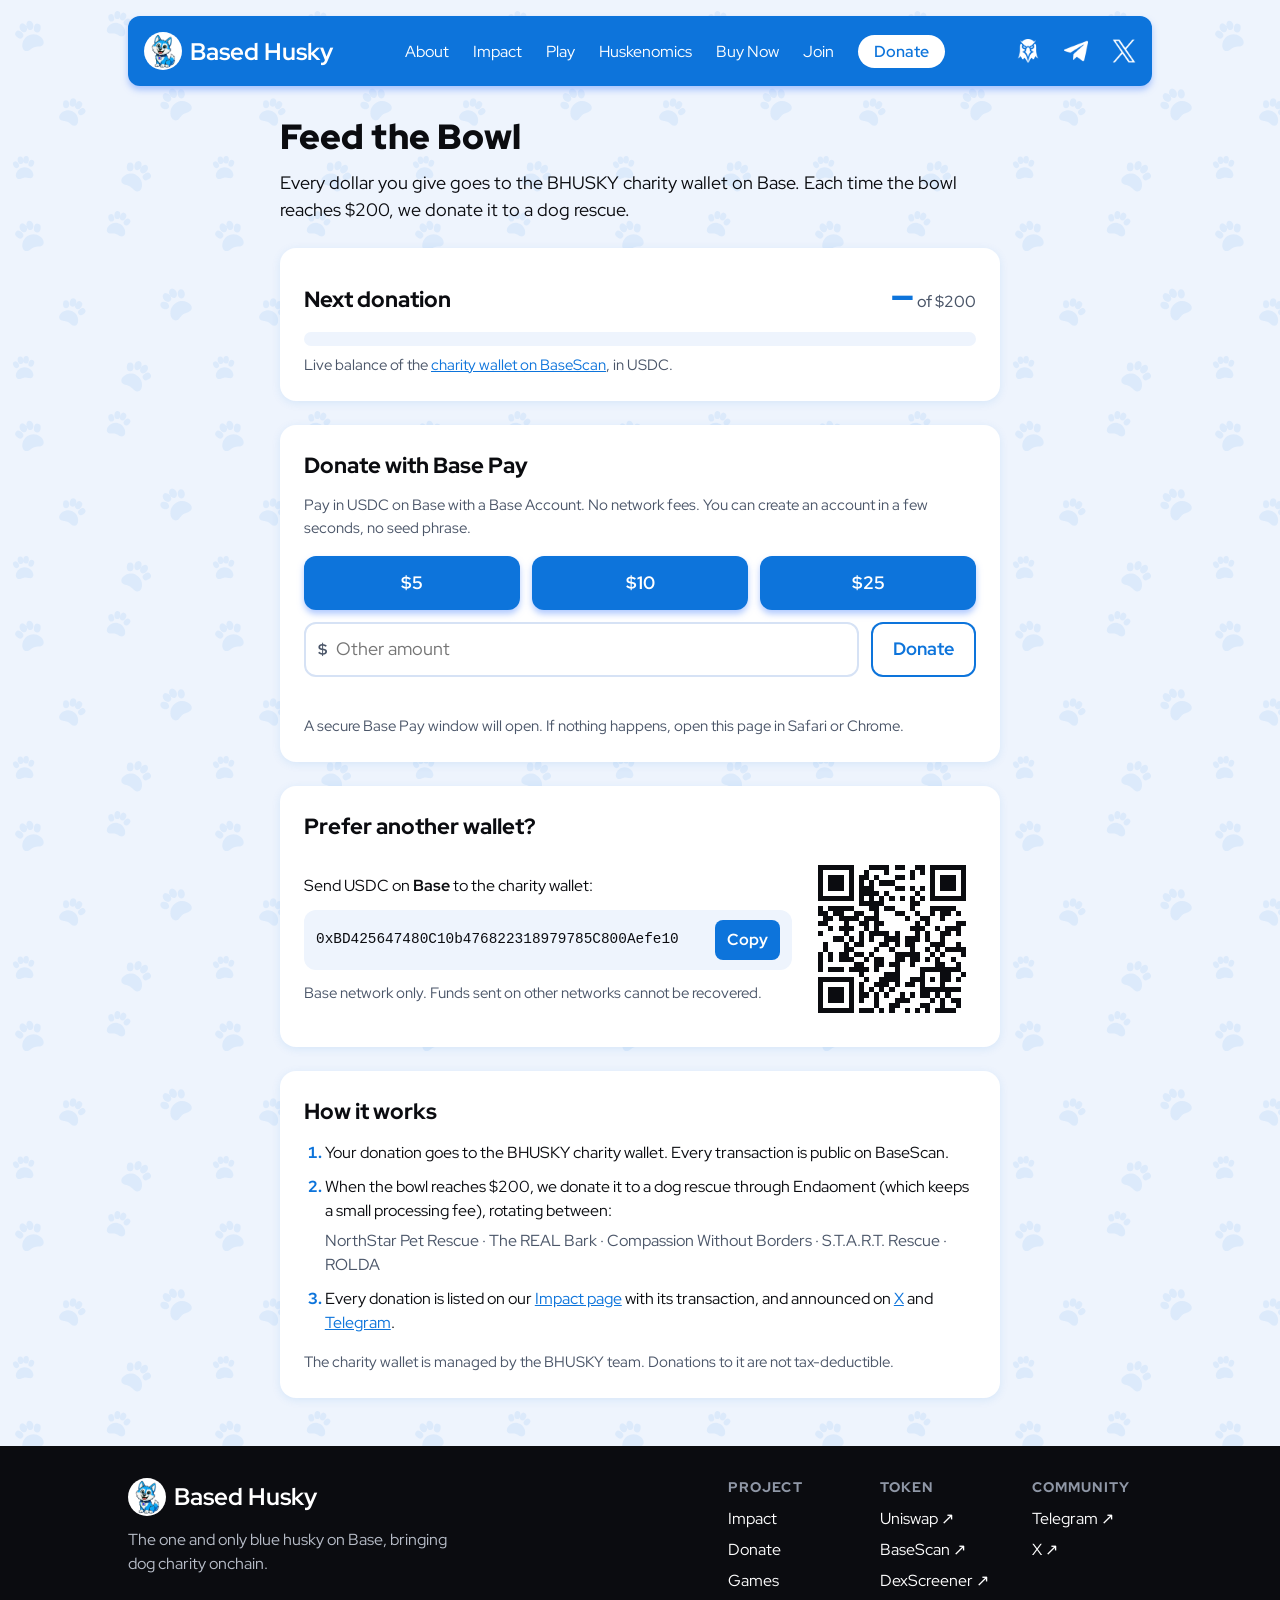
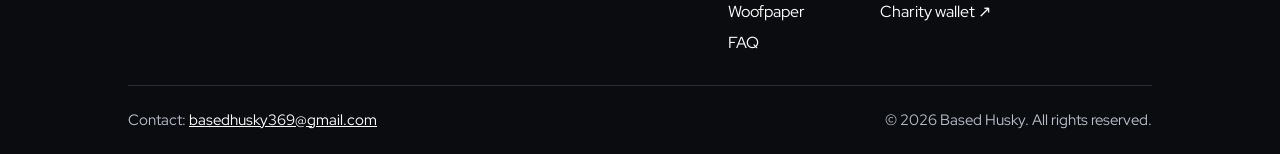
<file: donate/index.html>
<!DOCTYPE html>
<html lang="en">
<head>
  <meta charset="utf-8">
  <title>Feed the Bowl - Based Husky</title>
  <meta name="viewport" content="width=device-width, initial-scale=1">
  <link rel="icon" href="/favicon.ico" sizes="any">
  <link rel="icon" type="image/png" sizes="32x32" href="/icon-32.png">
  <link rel="apple-touch-icon" href="/apple-touch-icon.png">
  <link rel="manifest" href="/site.webmanifest">
  <meta name="description" content="Donate USDC on Base to the BHUSKY charity wallet. Every time it reaches $200, we donate it to a dog rescue.">
  <meta property="og:type" content="website">
  <meta property="og:site_name" content="Based Husky">
  <meta property="og:url" content="https://bhusky.net/donate/">
  <meta property="og:title" content="Feed the Bowl: donate to dog rescues with Based Husky">
  <meta property="og:description" content="Donate USDC on Base to the BHUSKY charity wallet. Every time it reaches $200, we donate it to a dog rescue.">
  <meta property="og:image" content="https://bhusky.net/og-image.png">
  <meta property="og:image:width" content="1200">
  <meta property="og:image:height" content="630">
  <meta name="twitter:card" content="summary_large_image">
  <meta name="twitter:site" content="@basedhusky">
  <meta name="twitter:image" content="https://bhusky.net/og-image.png">
  <link rel="preload" href="/fonts/RedHatDisplay-Variable.woff2" as="font" type="font/woff2" crossorigin>
  <style>@font-face{font-family:'Red Hat Display';font-style:normal;font-weight:300 900;font-display:swap;src:url(/fonts/RedHatDisplay-Variable.woff2) format('woff2')}</style>
  <style>
    *,*:before,*:after{box-sizing:border-box}*{margin:0}
    :root{--blue:#0D74DB;--blue-ink:#0C67C2;--blue-focus:#2482E0;--ink:#0B0C10;--muted:#4a5568;--tint:#EEF4FD;--line:#d6e2f5;--radius:12px;--side:16px}
    @media (min-width:768px){:root{--side:32px}}@media (min-width:1100px){:root{--side:128px}}@media (min-width:1550px){:root{--side:256px}}@media (min-width:1750px){:root{--side:384px}}
    html{background-color:var(--tint);background-image:url("data:image/svg+xml,%3Csvg xmlns='http://www.w3.org/2000/svg' width='200' height='200' viewBox='0 0 200 200'%3E%3Cdefs%3E%3Cg id='paw'%3E%3Cpath d='M0-1C-7-1-11 5-11 9c0 3.5 3 5 6 4 2-.6 3.5-1 5-1s3 .4 5 1c3 1 6-.5 6-4 0-4-4-10-11-10z'/%3E%3Cellipse cx='-9.6' cy='-5' rx='3.4' ry='4.4' transform='rotate(-28 -9.6 -5)'/%3E%3Cellipse cx='-3.5' cy='-10' rx='3.5' ry='4.7' transform='rotate(-8 -3.5 -10)'/%3E%3Cellipse cx='3.5' cy='-10' rx='3.5' ry='4.7' transform='rotate(8 3.5 -10)'/%3E%3Cellipse cx='9.6' cy='-5' rx='3.4' ry='4.4' transform='rotate(28 9.6 -5)'/%3E%3C/g%3E%3Cg id='bone'%3E%3Crect x='-11' y='-3.2' width='22' height='6.4' rx='3'/%3E%3Ccircle cx='-11.5' cy='-3.6' r='4'/%3E%3Ccircle cx='-11.5' cy='3.6' r='4'/%3E%3Ccircle cx='11.5' cy='-3.6' r='4'/%3E%3Ccircle cx='11.5' cy='3.6' r='4'/%3E%3C/g%3E%3Cg id='heart'%3E%3Cpath d='M0 9C-2 7-10 2-10-3.5-10-7.5-7-10-4.5-10-2-10-.5-8.5 0-7c.5-1.5 2-3 4.5-3 2.5 0 5.5 2.5 5.5 6.5C10 2 2 7 0 9z'/%3E%3C/g%3E%3C/defs%3E%3Cg fill='%230D74DB' fill-opacity='0.08'%3E%3Cuse href='%23paw' transform='translate(30 36) rotate(-20) scale(1.0)'/%3E%3Cuse href='%23paw' transform='translate(118 24) rotate(15) scale(0.85)'/%3E%3Cuse href='%23paw' transform='translate(176 104) rotate(-35) scale(1.05)'/%3E%3Cuse href='%23paw' transform='translate(72 112) rotate(25) scale(0.9)'/%3E%3Cuse href='%23paw' transform='translate(24 168) rotate(-5) scale(0.8)'/%3E%3Cuse href='%23paw' transform='translate(136 176) rotate(30) scale(1.0)'/%3E%3C/g%3E%3C/svg%3E");background-size:200px 200px}
    body{font-family:"Red Hat Display",sans-serif;color:var(--ink);line-height:1.5;padding-top:16px;min-height:100vh;display:flex;flex-direction:column}
    a{color:var(--blue)}
    main{width:100%;max-width:784px;margin:0 auto;padding:32px 32px 48px;display:flex;flex-direction:column;gap:24px;flex:1}
    h1{font-size:2.2rem;font-weight:900;line-height:1.1}
    h2{font-size:1.4rem;font-weight:800;margin-bottom:12px}
    .lead{font-size:1.15rem;margin-top:12px}
    .card{background:#fff;border-radius:16px;padding:24px;box-shadow:0 2px 10px rgba(13,116,219,.10)}
    .progress-head{display:flex;justify-content:space-between;align-items:baseline;gap:12px;flex-wrap:wrap}
    .amount{font-size:2rem;font-weight:900;color:var(--blue)}
    .of{color:var(--muted);font-weight:500}
    .bar-track{height:14px;background:var(--tint);border-radius:999px;margin:12px 0 8px;overflow:hidden}
    .bar-fill{height:100%;width:0;background:var(--blue);border-radius:999px;transition:width .6s ease}
    .small{font-size:.95rem;color:var(--muted)}
    .amounts{display:grid;grid-template-columns:repeat(3,1fr);gap:12px;margin-top:16px}
    .btn{font:inherit;font-weight:700;font-size:1.1rem;border:0;border-radius:var(--radius);padding:14px 10px;cursor:pointer;background:var(--blue);color:#fff;box-shadow:0 4px 6px #6f9dff8a}
    .btn:hover{background:var(--blue-focus)}
    .btn:disabled{opacity:.55;cursor:default}
    .btn.ghost{background:#fff;color:var(--blue);box-shadow:inset 0 0 0 2px var(--blue)}
    .other{display:flex;gap:12px;margin-top:12px}
    .other label{position:relative;flex:1;display:flex}
    .other span{position:absolute;left:14px;top:50%;transform:translateY(-50%);font-weight:700;color:var(--muted)}
    .other input{flex:1;width:100%;font:inherit;font-size:1.1rem;padding:12px 12px 12px 30px;border:2px solid var(--line);border-radius:var(--radius);background:#fff}
    .other input:focus{outline:none;border-color:var(--blue)}
    .other .btn{flex:0 0 auto;padding:12px 22px}
    .status{margin-top:14px;min-height:1.5em;font-weight:600}
    .status.ok{color:#11733b}.status.err{color:#b42318}
    .addr-row{display:flex;gap:8px;align-items:center;margin:12px 0;background:var(--tint);border-radius:var(--radius);padding:10px 12px}
    .addr{font-family:ui-monospace,SFMono-Regular,Menlo,monospace;font-size:.9rem;word-break:break-all;flex:1}
    .copy{font:inherit;font-weight:700;border:0;background:var(--blue);color:#fff;border-radius:8px;padding:8px 12px;cursor:pointer;flex:0 0 auto}
    .wallet-grid{display:grid;grid-template-columns:1fr;gap:16px;align-items:center}
    .qr{width:168px;height:168px;justify-self:center;border-radius:8px;overflow:hidden}
    @media (min-width:600px){.wallet-grid{grid-template-columns:1fr 168px}}
    ol{padding-left:1.3em;display:flex;flex-direction:column;gap:10px}
    ol li::marker{font-weight:800;color:var(--blue)}
    .rescues{margin-top:6px;color:var(--muted)}
    @media (max-width:767px){main{padding:24px 16px 40px}}
    .sr{position:absolute;width:1px;height:1px;overflow:hidden;clip:rect(0 0 0 0)}

    /* Shared header and footer, matching the home page */
    .site-header{line-height:normal;margin:0 var(--side);background:var(--blue);border-radius:var(--radius);padding:16px;display:flex;justify-content:space-between;align-items:center;gap:16px;box-shadow:0 4px 6px #6f9dff8a}
    .sh-brand{display:flex;align-items:center;gap:8px;color:#fff;text-decoration:none;font-weight:700;font-size:1.5rem;flex:0 0 auto}
    .sh-brand img{width:38px;height:38px;display:block}
    .sh-links{display:flex;align-items:center;gap:24px}
    .sh-links a{color:#fff;text-decoration:none;position:relative}
    .sh-links a:not(.sh-cta):after{content:'';position:absolute;left:0;bottom:0;width:100%;height:.1em;background:#fff;opacity:0;transition:opacity .1s,transform .1s}
    .sh-links a:not(.sh-cta):hover:after,.sh-links a:not(.sh-cta):focus-visible:after,.sh-links a[aria-current]:not(.sh-cta):after{opacity:1;transform:translate3d(0,.2em,0)}
    .sh-cta{background:#fff;color:var(--blue) !important;font-weight:600;padding:6px 16px;border-radius:999px}
    .sh-cta:hover,.sh-cta:focus-visible{background:rgb(217,233,255)}
    .sh-icons{display:flex;align-items:center;gap:24px}
    .sh-icons a,.sm-icons a{display:block;line-height:0}
    .sh-burger,.sm-close{background:none;border:0;padding:0;cursor:pointer;line-height:0;border-radius:6px}
    .sh-burger{display:none}
    .sh-menu{line-height:normal;position:fixed;top:0;right:0;bottom:0;z-index:20;min-width:240px;background:#fff;box-shadow:-1px 4px 6px #c0c0c08a;padding:24px;display:flex;flex-direction:column;justify-content:space-between}
    .sh-menu[hidden]{display:none}
    .sm-close{align-self:flex-end;display:block;margin-left:auto}
    .sm-links{display:flex;flex-direction:column;align-items:flex-start;padding:24px}
    .sm-links a{color:var(--ink);text-decoration:none;font-size:18px;padding:12px 0;width:100%;border-top:1px solid #ddd}
    .sm-links a:first-child{border-top:0}
    .sm-links a[aria-current]:not(.sm-cta){font-weight:700;color:var(--blue)}
    .sm-links a.sm-cta{width:auto;margin-top:12px;border-top:0;background:var(--blue);color:#fff;font-weight:600;padding:8px 20px;border-radius:999px}
    .sm-icons{display:flex;justify-content:space-between;gap:24px;padding:16px;border-top:1px solid #ddd}
    .sm-icons img{filter:invert(1)}
    @media (max-width:1179px){.sh-links,.sh-icons{display:none}.sh-burger{display:block}}
    @media (max-width:420px){.sh-brand{font-size:1.25rem}}
    .site-footer{line-height:normal;background:var(--ink);color:#fff;padding:32px var(--side) 24px;display:flex;flex-direction:column;gap:32px}
    .sf-top{display:flex;justify-content:space-between;gap:32px}
    .sf-brand{max-width:320px}
    .sf-brand a{display:flex;align-items:center;gap:8px;color:#fff;text-decoration:none;font-weight:700;font-size:1.5rem}
    .sf-brand img{width:38px;height:38px;display:block}
    .sf-tagline{margin-top:12px;color:#b8bec9;line-height:1.5}
    .sf-cols{display:grid;grid-template-columns:repeat(3,minmax(120px,auto));gap:32px}
    .sf-col{display:flex;flex-direction:column;gap:10px}
    .sf-col h2{font-size:.85rem;font-weight:800;letter-spacing:.08em;text-transform:uppercase;color:#8f97a6;margin:0 0 2px}
    .sf-col a{color:#fff;text-decoration:none}
    .sf-col a:hover,.sf-col a:focus-visible{text-decoration:underline;text-underline-offset:3px}
    .sf-bottom{display:flex;justify-content:space-between;gap:8px 24px;flex-wrap:wrap;padding-top:24px;border-top:1px solid #2a2d36;color:#b8bec9;font-size:.95rem}
    .sf-bottom a{color:#fff}
    @media (max-width:768px){.sf-top{flex-direction:column}.sf-cols{grid-template-columns:repeat(2,1fr);gap:24px}.sf-bottom{flex-direction:column}}
  </style>
</head>
<body>
  <header class="site-header">
    <a class="sh-brand" href="/"><img src="/logo-white.svg" alt="" width="38" height="38">Based Husky</a>
    <nav class="sh-links" aria-label="Main"><a href="/#about">About</a><a href="/impact/">Impact</a><a href="/#play">Play</a><a href="/#huskenomics">Huskenomics</a><a href="/#buy-now">Buy Now</a><a href="/#join">Join</a><a class="sh-cta" href="/donate/" aria-current="page">Donate</a></nav>
    <div class="sh-icons" role="group" aria-label="Social"><a href="https://dexscreener.com/base/0x9d4021a55c70e47b048528a885750b9d14b26c8a" target="_blank" rel="noopener"><img src="/dex-screener.png" alt="DexScreener" width="24" height="24"></a><a href="https://t.me/bhuskybase" target="_blank" rel="noopener"><img src="/telegram.png" alt="Telegram" width="24" height="24"></a><a href="https://x.com/basedhusky" target="_blank" rel="noopener"><img src="/twitter.png" alt="X" width="24" height="24"></a></div>
    <button type="button" class="sh-burger" aria-label="Open menu" aria-expanded="false" aria-controls="sh-menu"><img src="/burger-menu.svg" alt="" width="32" height="32"></button>
  </header>
  <div class="sh-menu" id="sh-menu" hidden>
    <div>
      <button type="button" class="sm-close" aria-label="Close menu"><img src="/close.svg" alt="" width="32" height="32"></button>
      <nav class="sm-links" aria-label="Main"><a href="/#about">About</a><a href="/impact/">Impact</a><a href="/#play">Play</a><a href="/#huskenomics">Huskenomics</a><a href="/#buy-now">Buy Now</a><a href="/#join">Join</a><a class="sm-cta" href="/donate/" aria-current="page">Donate</a></nav>
    </div>
    <div class="sm-icons"><a href="https://dexscreener.com/base/0x9d4021a55c70e47b048528a885750b9d14b26c8a" target="_blank" rel="noopener"><img src="/dex-screener.png" alt="DexScreener" width="36" height="36"></a><a href="https://t.me/bhuskybase" target="_blank" rel="noopener"><img src="/telegram.png" alt="Telegram" width="36" height="36"></a><a href="https://x.com/basedhusky" target="_blank" rel="noopener"><img src="/twitter.png" alt="X" width="36" height="36"></a></div>
  </div>

  <main>
    <section>
      <h1>Feed the Bowl</h1>
      <p class="lead">Every dollar you give goes to the BHUSKY charity wallet on Base. Each time the bowl reaches $200, we donate it to a dog rescue.</p>
    </section>

    <section class="card" aria-labelledby="bowl-title">
      <div class="progress-head">
        <h2 id="bowl-title" style="margin:0">Next donation</h2>
        <div><span class="amount" id="balance">…</span> <span class="of">of $200</span></div>
      </div>
      <div class="bar-track" role="progressbar" aria-labelledby="bowl-title" aria-valuemin="0" aria-valuemax="200" aria-valuenow="0" id="track"><div class="bar-fill" id="fill"></div></div>
      <p class="small" id="balance-note">Live balance of the <a href="https://basescan.org/address/0xBD425647480C10b476822318979785C800Aefe10" target="_blank" rel="noopener">charity wallet on BaseScan</a>, in USDC.</p>
    </section>

    <section class="card" aria-labelledby="give-title">
      <h2 id="give-title">Donate with Base Pay</h2>
      <p class="small">Pay in USDC on Base with a Base Account. No network fees. You can create an account in a few seconds, no seed phrase.</p>
      <div class="amounts">
        <button class="btn" data-amount="5" disabled>$5</button>
        <button class="btn" data-amount="10" disabled>$10</button>
        <button class="btn" data-amount="25" disabled>$25</button>
      </div>
      <form class="other" id="other-form" novalidate>
        <label><span aria-hidden="true">$</span><input id="other" type="number" inputmode="decimal" min="1" max="10000" step="0.01" placeholder="Other amount" aria-label="Other amount in US dollars"></label>
        <button class="btn ghost" type="submit" disabled>Donate</button>
      </form>
      <p class="status" id="status" role="status" aria-live="polite"></p>
      <p class="small">A secure Base Pay window will open. If nothing happens, open this page in Safari or Chrome.</p>
    </section>

    <section class="card" aria-labelledby="any-title">
      <h2 id="any-title">Prefer another wallet?</h2>
      <div class="wallet-grid">
        <div>
          <p>Send USDC on <strong>Base</strong> to the charity wallet:</p>
          <div class="addr-row"><span class="addr" id="addr">0xBD425647480C10b476822318979785C800Aefe10</span><button class="copy" id="copy" type="button">Copy</button></div>
          <p class="small">Base network only. Funds sent on other networks cannot be recovered.</p>
        </div>
        <div class="qr"><svg xmlns="http://www.w3.org/2000/svg" viewBox="0 0 33 33" shape-rendering="crispEdges" role="img" aria-label="QR code of the charity wallet address"><rect width="33" height="33" fill="#fff"/><path fill="#0B0C10" d="M2 2h1v1h-1zM3 2h1v1h-1zM4 2h1v1h-1zM5 2h1v1h-1zM6 2h1v1h-1zM7 2h1v1h-1zM8 2h1v1h-1zM12 2h1v1h-1zM13 2h1v1h-1zM14 2h1v1h-1zM15 2h1v1h-1zM17 2h1v1h-1zM18 2h1v1h-1zM21 2h1v1h-1zM22 2h1v1h-1zM24 2h1v1h-1zM25 2h1v1h-1zM26 2h1v1h-1zM27 2h1v1h-1zM28 2h1v1h-1zM29 2h1v1h-1zM30 2h1v1h-1zM2 3h1v1h-1zM8 3h1v1h-1zM11 3h1v1h-1zM15 3h1v1h-1zM20 3h1v1h-1zM22 3h1v1h-1zM24 3h1v1h-1zM30 3h1v1h-1zM2 4h1v1h-1zM4 4h1v1h-1zM5 4h1v1h-1zM6 4h1v1h-1zM8 4h1v1h-1zM10 4h1v1h-1zM11 4h1v1h-1zM13 4h1v1h-1zM17 4h1v1h-1zM18 4h1v1h-1zM20 4h1v1h-1zM24 4h1v1h-1zM26 4h1v1h-1zM27 4h1v1h-1zM28 4h1v1h-1zM30 4h1v1h-1zM2 5h1v1h-1zM4 5h1v1h-1zM5 5h1v1h-1zM6 5h1v1h-1zM8 5h1v1h-1zM10 5h1v1h-1zM12 5h1v1h-1zM14 5h1v1h-1zM15 5h1v1h-1zM16 5h1v1h-1zM24 5h1v1h-1zM26 5h1v1h-1zM27 5h1v1h-1zM28 5h1v1h-1zM30 5h1v1h-1zM2 6h1v1h-1zM4 6h1v1h-1zM5 6h1v1h-1zM6 6h1v1h-1zM8 6h1v1h-1zM10 6h1v1h-1zM11 6h1v1h-1zM12 6h1v1h-1zM17 6h1v1h-1zM18 6h1v1h-1zM20 6h1v1h-1zM22 6h1v1h-1zM24 6h1v1h-1zM26 6h1v1h-1zM27 6h1v1h-1zM28 6h1v1h-1zM30 6h1v1h-1zM2 7h1v1h-1zM8 7h1v1h-1zM10 7h1v1h-1zM11 7h1v1h-1zM12 7h1v1h-1zM13 7h1v1h-1zM15 7h1v1h-1zM21 7h1v1h-1zM24 7h1v1h-1zM30 7h1v1h-1zM2 8h1v1h-1zM3 8h1v1h-1zM4 8h1v1h-1zM5 8h1v1h-1zM6 8h1v1h-1zM7 8h1v1h-1zM8 8h1v1h-1zM10 8h1v1h-1zM12 8h1v1h-1zM14 8h1v1h-1zM16 8h1v1h-1zM18 8h1v1h-1zM20 8h1v1h-1zM22 8h1v1h-1zM24 8h1v1h-1zM25 8h1v1h-1zM26 8h1v1h-1zM27 8h1v1h-1zM28 8h1v1h-1zM29 8h1v1h-1zM30 8h1v1h-1zM10 9h1v1h-1zM11 9h1v1h-1zM12 9h1v1h-1zM13 9h1v1h-1zM14 9h1v1h-1zM20 9h1v1h-1zM21 9h1v1h-1zM2 10h1v1h-1zM4 10h1v1h-1zM5 10h1v1h-1zM6 10h1v1h-1zM7 10h1v1h-1zM8 10h1v1h-1zM12 10h1v1h-1zM13 10h1v1h-1zM15 10h1v1h-1zM16 10h1v1h-1zM20 10h1v1h-1zM24 10h1v1h-1zM25 10h1v1h-1zM26 10h1v1h-1zM27 10h1v1h-1zM28 10h1v1h-1zM2 11h1v1h-1zM3 11h1v1h-1zM5 11h1v1h-1zM6 11h1v1h-1zM9 11h1v1h-1zM10 11h1v1h-1zM13 11h1v1h-1zM17 11h1v1h-1zM18 11h1v1h-1zM21 11h1v1h-1zM24 11h1v1h-1zM26 11h1v1h-1zM27 11h1v1h-1zM29 11h1v1h-1zM3 12h1v1h-1zM4 12h1v1h-1zM6 12h1v1h-1zM7 12h1v1h-1zM8 12h1v1h-1zM9 12h1v1h-1zM11 12h1v1h-1zM12 12h1v1h-1zM13 12h1v1h-1zM19 12h1v1h-1zM22 12h1v1h-1zM23 12h1v1h-1zM26 12h1v1h-1zM2 13h1v1h-1zM3 13h1v1h-1zM7 13h1v1h-1zM10 13h1v1h-1zM11 13h1v1h-1zM13 13h1v1h-1zM14 13h1v1h-1zM21 13h1v1h-1zM23 13h1v1h-1zM29 13h1v1h-1zM30 13h1v1h-1zM4 14h1v1h-1zM6 14h1v1h-1zM7 14h1v1h-1zM8 14h1v1h-1zM11 14h1v1h-1zM13 14h1v1h-1zM20 14h1v1h-1zM21 14h1v1h-1zM22 14h1v1h-1zM25 14h1v1h-1zM27 14h1v1h-1zM28 14h1v1h-1zM29 14h1v1h-1zM2 15h1v1h-1zM7 15h1v1h-1zM10 15h1v1h-1zM12 15h1v1h-1zM13 15h1v1h-1zM14 15h1v1h-1zM15 15h1v1h-1zM17 15h1v1h-1zM21 15h1v1h-1zM23 15h1v1h-1zM26 15h1v1h-1zM27 15h1v1h-1zM29 15h1v1h-1zM5 16h1v1h-1zM6 16h1v1h-1zM8 16h1v1h-1zM10 16h1v1h-1zM12 16h1v1h-1zM15 16h1v1h-1zM16 16h1v1h-1zM17 16h1v1h-1zM19 16h1v1h-1zM20 16h1v1h-1zM21 16h1v1h-1zM23 16h1v1h-1zM26 16h1v1h-1zM3 17h1v1h-1zM7 17h1v1h-1zM9 17h1v1h-1zM10 17h1v1h-1zM14 17h1v1h-1zM15 17h1v1h-1zM17 17h1v1h-1zM19 17h1v1h-1zM20 17h1v1h-1zM24 17h1v1h-1zM25 17h1v1h-1zM26 17h1v1h-1zM29 17h1v1h-1zM3 18h1v1h-1zM7 18h1v1h-1zM8 18h1v1h-1zM13 18h1v1h-1zM16 18h1v1h-1zM20 18h1v1h-1zM23 18h1v1h-1zM25 18h1v1h-1zM27 18h1v1h-1zM28 18h1v1h-1zM29 18h1v1h-1zM30 18h1v1h-1zM2 19h1v1h-1zM4 19h1v1h-1zM6 19h1v1h-1zM7 19h1v1h-1zM9 19h1v1h-1zM10 19h1v1h-1zM12 19h1v1h-1zM17 19h1v1h-1zM18 19h1v1h-1zM19 19h1v1h-1zM20 19h1v1h-1zM21 19h1v1h-1zM24 19h1v1h-1zM26 19h1v1h-1zM30 19h1v1h-1zM2 20h1v1h-1zM4 20h1v1h-1zM6 20h1v1h-1zM7 20h1v1h-1zM8 20h1v1h-1zM11 20h1v1h-1zM13 20h1v1h-1zM14 20h1v1h-1zM17 20h1v1h-1zM18 20h1v1h-1zM20 20h1v1h-1zM21 20h1v1h-1zM23 20h1v1h-1zM25 20h1v1h-1zM28 20h1v1h-1zM2 21h1v1h-1zM9 21h1v1h-1zM10 21h1v1h-1zM13 21h1v1h-1zM14 21h1v1h-1zM16 21h1v1h-1zM17 21h1v1h-1zM20 21h1v1h-1zM25 21h1v1h-1zM26 21h1v1h-1zM29 21h1v1h-1zM2 22h1v1h-1zM4 22h1v1h-1zM5 22h1v1h-1zM6 22h1v1h-1zM8 22h1v1h-1zM9 22h1v1h-1zM10 22h1v1h-1zM11 22h1v1h-1zM13 22h1v1h-1zM17 22h1v1h-1zM22 22h1v1h-1zM23 22h1v1h-1zM24 22h1v1h-1zM25 22h1v1h-1zM26 22h1v1h-1zM27 22h1v1h-1zM28 22h1v1h-1zM29 22h1v1h-1zM10 23h1v1h-1zM15 23h1v1h-1zM16 23h1v1h-1zM17 23h1v1h-1zM22 23h1v1h-1zM26 23h1v1h-1zM27 23h1v1h-1zM30 23h1v1h-1zM2 24h1v1h-1zM3 24h1v1h-1zM4 24h1v1h-1zM5 24h1v1h-1zM6 24h1v1h-1zM7 24h1v1h-1zM8 24h1v1h-1zM11 24h1v1h-1zM14 24h1v1h-1zM15 24h1v1h-1zM16 24h1v1h-1zM17 24h1v1h-1zM20 24h1v1h-1zM21 24h1v1h-1zM22 24h1v1h-1zM24 24h1v1h-1zM26 24h1v1h-1zM27 24h1v1h-1zM29 24h1v1h-1zM2 25h1v1h-1zM8 25h1v1h-1zM10 25h1v1h-1zM13 25h1v1h-1zM14 25h1v1h-1zM15 25h1v1h-1zM17 25h1v1h-1zM19 25h1v1h-1zM20 25h1v1h-1zM22 25h1v1h-1zM26 25h1v1h-1zM2 26h1v1h-1zM4 26h1v1h-1zM5 26h1v1h-1zM6 26h1v1h-1zM8 26h1v1h-1zM10 26h1v1h-1zM12 26h1v1h-1zM14 26h1v1h-1zM16 26h1v1h-1zM22 26h1v1h-1zM23 26h1v1h-1zM24 26h1v1h-1zM25 26h1v1h-1zM26 26h1v1h-1zM27 26h1v1h-1zM28 26h1v1h-1zM29 26h1v1h-1zM2 27h1v1h-1zM4 27h1v1h-1zM5 27h1v1h-1zM6 27h1v1h-1zM8 27h1v1h-1zM10 27h1v1h-1zM11 27h1v1h-1zM13 27h1v1h-1zM15 27h1v1h-1zM18 27h1v1h-1zM20 27h1v1h-1zM22 27h1v1h-1zM23 27h1v1h-1zM25 27h1v1h-1zM27 27h1v1h-1zM2 28h1v1h-1zM4 28h1v1h-1zM5 28h1v1h-1zM6 28h1v1h-1zM8 28h1v1h-1zM10 28h1v1h-1zM13 28h1v1h-1zM17 28h1v1h-1zM18 28h1v1h-1zM19 28h1v1h-1zM24 28h1v1h-1zM26 28h1v1h-1zM28 28h1v1h-1zM29 28h1v1h-1zM2 29h1v1h-1zM8 29h1v1h-1zM13 29h1v1h-1zM16 29h1v1h-1zM17 29h1v1h-1zM22 29h1v1h-1zM23 29h1v1h-1zM26 29h1v1h-1zM29 29h1v1h-1zM2 30h1v1h-1zM3 30h1v1h-1zM4 30h1v1h-1zM5 30h1v1h-1zM6 30h1v1h-1zM7 30h1v1h-1zM8 30h1v1h-1zM10 30h1v1h-1zM11 30h1v1h-1zM12 30h1v1h-1zM14 30h1v1h-1zM16 30h1v1h-1zM19 30h1v1h-1zM21 30h1v1h-1zM23 30h1v1h-1zM25 30h1v1h-1zM26 30h1v1h-1zM27 30h1v1h-1zM28 30h1v1h-1z"/></svg></div>
      </div>
    </section>

    <section class="card" aria-labelledby="how-title">
      <h2 id="how-title">How it works</h2>
      <ol>
        <li>Your donation goes to the BHUSKY charity wallet. Every transaction is public on BaseScan.</li>
        <li>When the bowl reaches $200, we donate it to a dog rescue through Endaoment (which keeps a small processing fee), rotating between:
          <div class="rescues">NorthStar Pet Rescue · The REAL Bark · Compassion Without Borders · S.T.A.R.T. Rescue · ROLDA</div></li>
        <li>Every donation is listed on our <a href="/impact/">Impact page</a> with its transaction, and announced on <a href="https://x.com/basedhusky" target="_blank" rel="noopener">X</a> and <a href="https://t.me/bhuskybase" target="_blank" rel="noopener">Telegram</a>.</li>
      </ol>
      <p class="small" style="margin-top:16px">The charity wallet is managed by the BHUSKY team. Donations to it are not tax-deductible.</p>
    </section>
  </main>

  <footer class="site-footer">
    <div class="sf-top">
      <div class="sf-brand">
        <a href="/"><img src="/logo-white.svg" alt="" width="38" height="38">Based Husky</a>
        <p class="sf-tagline">The one and only blue husky on Base, bringing dog charity onchain.</p>
      </div>
      <nav class="sf-cols" aria-label="Footer">
        <div class="sf-col"><h2>Project</h2><a href="/impact/">Impact</a><a href="/donate/">Donate</a><a href="/#play">Games</a><a href="/woofpaper/">Woofpaper</a><a href="/#faq">FAQ</a></div>
        <div class="sf-col"><h2>Token</h2><a href="https://app.uniswap.org/swap?outputCurrency=0x20895E16d5aE9D6e0Ca127ED093a7cBE65dCb018&amp;chain=base" target="_blank" rel="noopener">Uniswap&nbsp;↗</a><a href="https://basescan.org/token/0x20895E16d5aE9D6e0Ca127ED093a7cBE65dCb018" target="_blank" rel="noopener">BaseScan&nbsp;↗</a><a href="https://dexscreener.com/base/0x9d4021a55c70e47b048528a885750b9d14b26c8a" target="_blank" rel="noopener">DexScreener&nbsp;↗</a><a href="https://basescan.org/address/0xBD425647480C10b476822318979785C800Aefe10" target="_blank" rel="noopener">Charity wallet&nbsp;↗</a></div>
        <div class="sf-col"><h2>Community</h2><a href="https://t.me/bhuskybase" target="_blank" rel="noopener">Telegram&nbsp;↗</a><a href="https://x.com/basedhusky" target="_blank" rel="noopener">X&nbsp;↗</a></div>
      </nav>
    </div>
    <div class="sf-bottom">
      <p>Contact: <a href="mailto:basedhusky369@gmail.com">basedhusky369@gmail.com</a></p>
      <p>&copy; 2026 Based Husky. All rights reserved.</p>
    </div>
  </footer>

  <script>
  (function () {
    var WALLET = '0xBD425647480C10b476822318979785C800Aefe10';
    var USDC = '0x833589fCD6eDb6E08f4c7C32D4f71b54bdA02913';
    var GOAL = 200;
    var $ = function (id) { return document.getElementById(id); };
    var buttons = [].slice.call(document.querySelectorAll('[data-amount], #other-form button'));
    var busy = false;

    function fmt(n) { return '$' + n.toLocaleString('en-US', { minimumFractionDigits: 2, maximumFractionDigits: 2 }); }

    function loadBalance() {
      var data = '0x70a08231' + '000000000000000000000000' + WALLET.slice(2).toLowerCase();
      return fetch('https://mainnet.base.org', {
        method: 'POST', headers: { 'Content-Type': 'application/json' },
        body: JSON.stringify({ jsonrpc: '2.0', id: 1, method: 'eth_call', params: [{ to: USDC, data: data }, 'latest'] })
      }).then(function (r) { return r.json(); }).then(function (j) {
        if (!j || !j.result) throw new Error('no result');
        var cents = Number(BigInt(j.result) / 10000n);   // USDC has 6 decimals
        var usd = cents / 100;
        $('balance').textContent = fmt(usd);
        var pct = Math.min(100, usd / GOAL * 100);
        $('fill').style.width = pct + '%';
        $('track').setAttribute('aria-valuenow', String(Math.min(GOAL, usd)));
        if (usd >= GOAL) $('balance-note').insertAdjacentHTML('afterbegin', '<strong>The bowl is full: the next donation is on its way.</strong> ');
      }).catch(function () {
        $('balance').textContent = '—';
      });
    }

    function setStatus(text, kind) {
      var el = $('status'); el.textContent = text; el.className = 'status' + (kind ? ' ' + kind : '');
    }
    function setBusy(b) { busy = b; buttons.forEach(function (x) { x.disabled = b || !window.BhuskyPay; }); }

    function wait(ms) { return new Promise(function (r) { setTimeout(r, ms); }); }

    function confirmPayment(id, amount) {
      var tries = 0;
      function check() {
        tries++;
        return window.BhuskyPay.getPaymentStatus({ id: id, testnet: false, telemetry: false, expectedPayment: { amount: amount, recipient: WALLET } })
          .then(function (s) {
            if (s.status === 'completed') return true;
            if (s.status === 'failed') throw new Error(s.reason || 'failed');
            if (tries >= 20) return false;
            return wait(3000).then(check);
          }, function (e) {
            if (tries >= 20) throw e;
            return wait(3000).then(check);
          });
      }
      return check();
    }

    function donate(amount) {
      if (busy || !window.BhuskyPay) return;
      var value = Number(amount);
      if (!(value >= 1 && value <= 10000)) { setStatus('Please enter an amount between $1 and $10,000.', 'err'); return; }
      amount = String(Math.round(value * 100) / 100);
      setBusy(true);
      setStatus('Confirm the donation of ' + fmt(Number(amount)) + ' in the Base Pay window…');
      window.BhuskyPay.pay({ amount: amount, to: WALLET, testnet: false, telemetry: false })
        .then(function (res) {
          setStatus('Thank you! Confirming your donation onchain…');
          return confirmPayment(res.id, amount);
        })
        .then(function (done) {
          if (done) setStatus('Thank you! Your ' + fmt(Number(amount)) + ' is in the bowl. 💙', 'ok');
          else setStatus('Thank you! Your donation was sent and is still being confirmed. The balance will update shortly.', 'ok');
          loadBalance();
        })
        .catch(function (e) {
          var msg = String(e && e.message || e).toLowerCase();
          if (msg.indexOf('reject') > -1 || msg.indexOf('cancel') > -1 || msg.indexOf('denied') > -1) setStatus('Donation cancelled. No funds were sent.');
          else if (msg.indexOf('popup') > -1 || msg.indexOf('blocked') > -1) setStatus('The Base Pay window could not open. Please open this page in Safari or Chrome and try again.', 'err');
          else setStatus('Something went wrong and no donation was confirmed. Please try again, or use the address below.', 'err');
        })
        .then(function () { setBusy(false); });
    }

    document.querySelectorAll('[data-amount]').forEach(function (b) {
      b.addEventListener('click', function () { donate(b.getAttribute('data-amount')); });
    });
    $('other-form').addEventListener('submit', function (e) { e.preventDefault(); donate($('other').value); });

    $('copy').addEventListener('click', function () {
      var done = function () { $('copy').textContent = 'Copied'; setTimeout(function () { $('copy').textContent = 'Copy'; }, 1800); };
      if (navigator.clipboard && navigator.clipboard.writeText) navigator.clipboard.writeText(WALLET).then(done, function () {});
      else { var r = document.createRange(); r.selectNodeContents($('addr')); var s = getSelection(); s.removeAllRanges(); s.addRange(r); }
    });

    window.addEventListener('load', function () { setBusy(false); });
    loadBalance();
  })();
  </script>
  <script src="/donate/basepay.js" defer onload="this.dataset.loaded=1;document.querySelectorAll('[data-amount], #other-form button').forEach(function(b){b.disabled=false})"></script>
  <script>
  (function () {
    var menu = document.getElementById('sh-menu'), open = document.querySelector('.sh-burger'), close = menu.querySelector('.sm-close');
    function set(o) { menu.hidden = !o; open.setAttribute('aria-expanded', o ? 'true' : 'false'); (o ? close : open).focus(); }
    open.addEventListener('click', function () { set(true); });
    close.addEventListener('click', function () { set(false); });
    menu.addEventListener('click', function (e) { if (e.target.closest('a')) { menu.hidden = true; open.setAttribute('aria-expanded', 'false'); } });
    document.addEventListener('keydown', function (e) { if (e.key === 'Escape' && !menu.hidden) set(false); });
  })();
  </script>
</body>
</html>
</file>
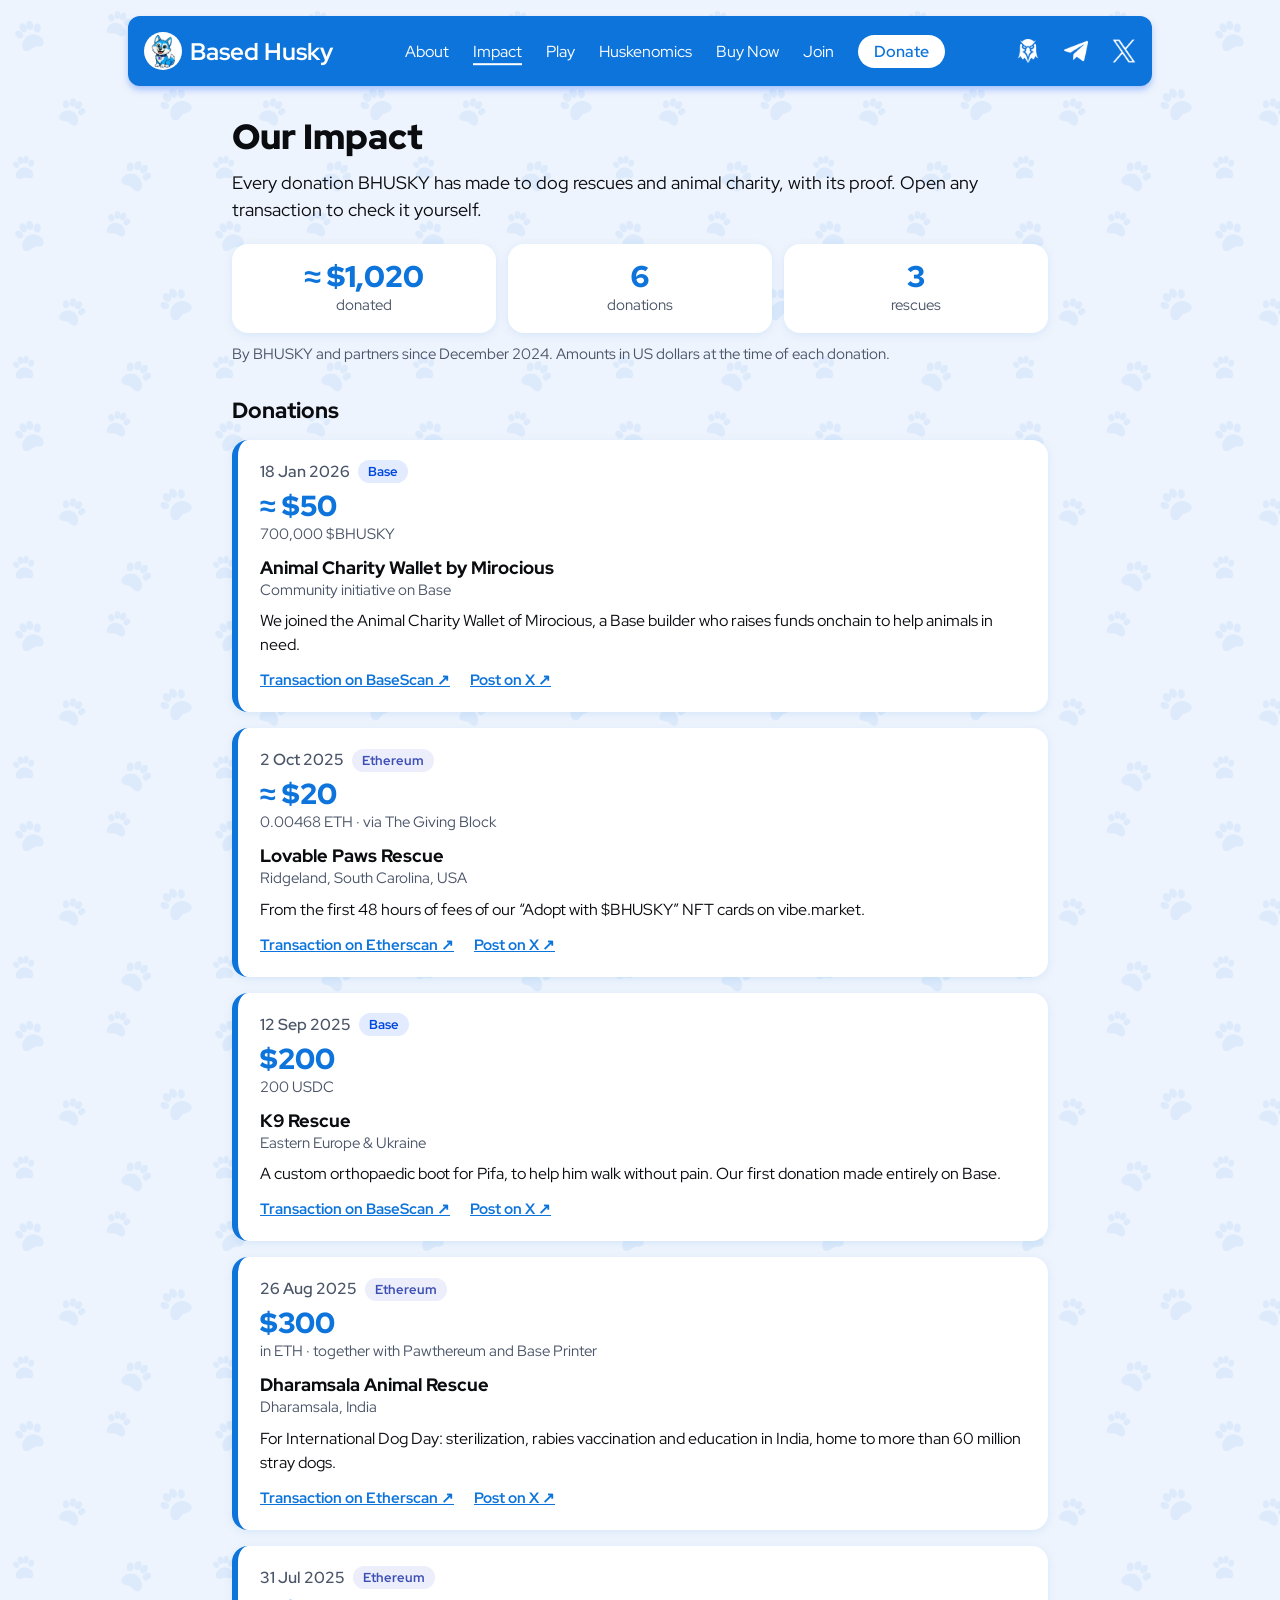
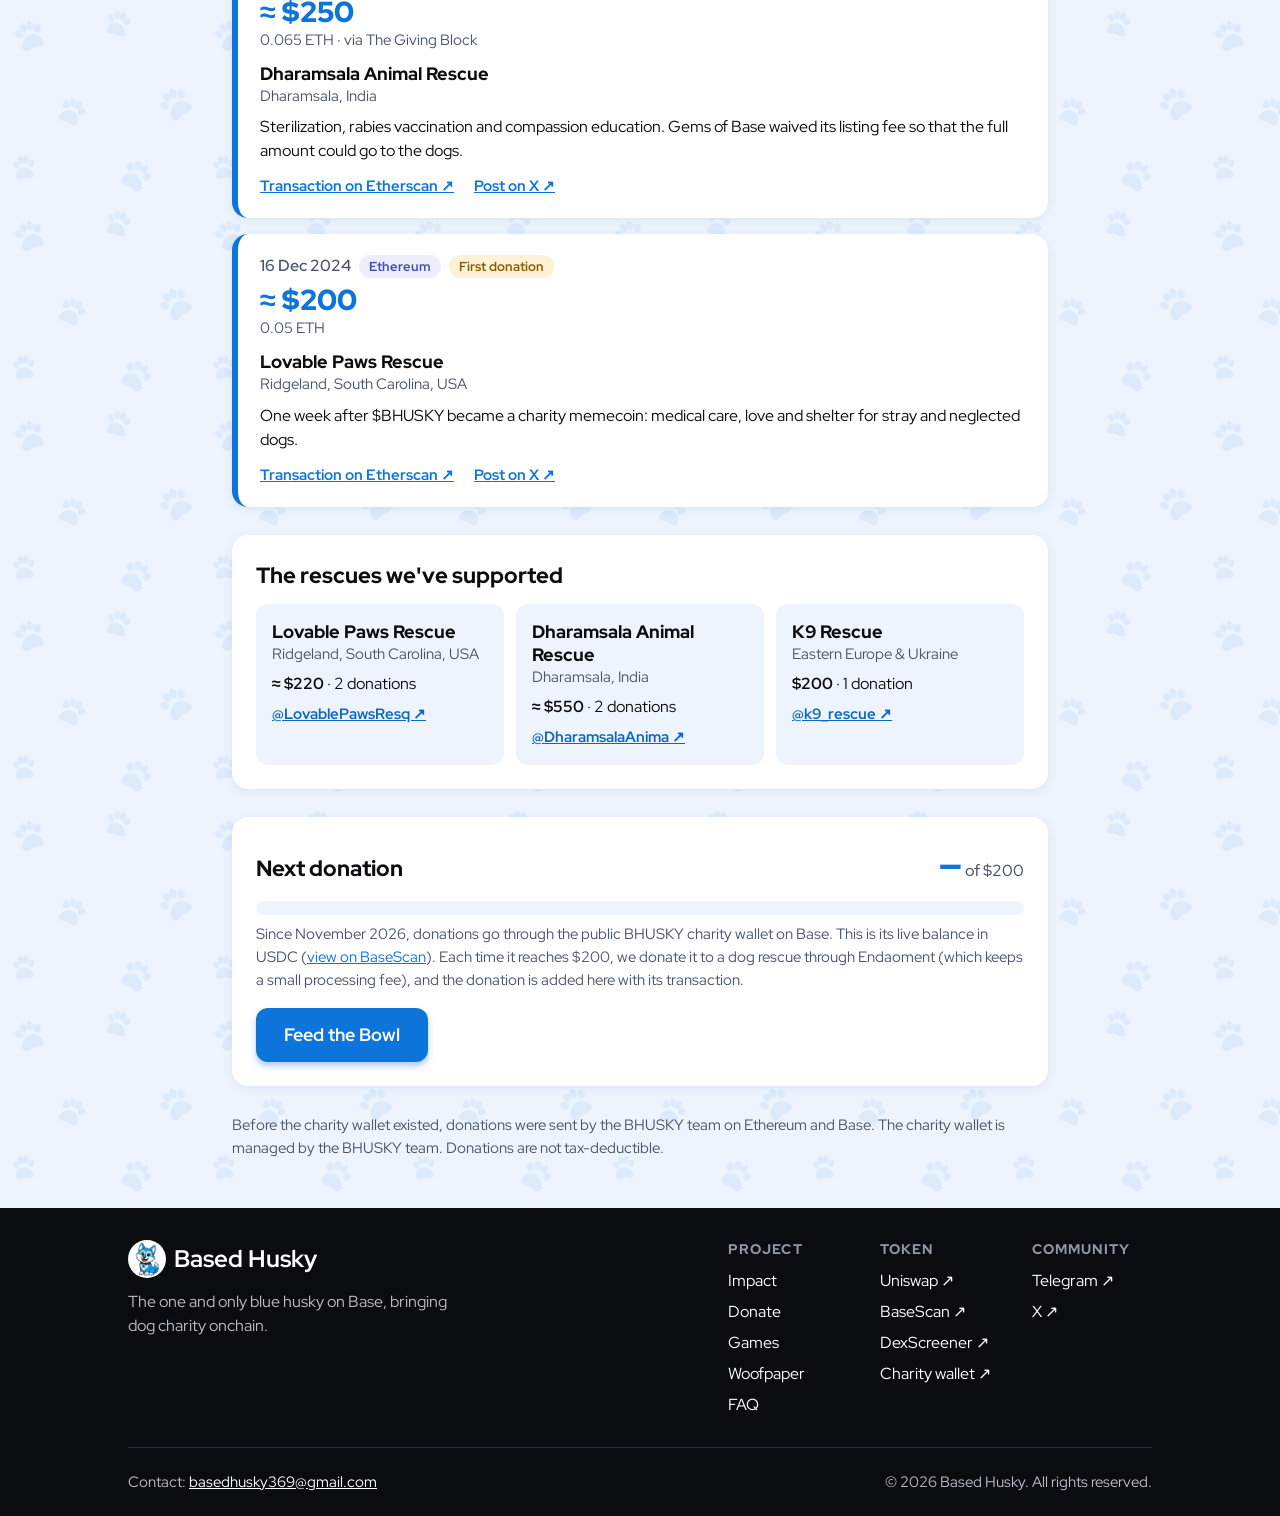
<file: impact/index.html>
<!DOCTYPE html>
<html lang="en">
<head>
  <meta charset="utf-8">
  <title>Our Impact - Based Husky</title>
  <meta name="viewport" content="width=device-width, initial-scale=1">
  <link rel="icon" href="/favicon.ico" sizes="any">
  <link rel="icon" type="image/png" sizes="32x32" href="/icon-32.png">
  <link rel="apple-touch-icon" href="/apple-touch-icon.png">
  <link rel="manifest" href="/site.webmanifest">
  <meta name="description" content="≈ $1,020 donated to dog rescues and animal charity by BHUSKY and partners since December 2024. Every donation, with its onchain proof.">
  <meta property="og:type" content="website">
  <meta property="og:site_name" content="Based Husky">
  <meta property="og:url" content="https://bhusky.net/impact/">
  <meta property="og:title" content="Our Impact: every BHUSKY donation, with its proof">
  <meta property="og:description" content="≈ $1,020 donated to dog rescues and animal charity by BHUSKY and partners since December 2024. Every donation, with its onchain proof.">
  <meta property="og:image" content="https://bhusky.net/og-image.png">
  <meta property="og:image:width" content="1200">
  <meta property="og:image:height" content="630">
  <meta name="twitter:card" content="summary_large_image">
  <meta name="twitter:site" content="@basedhusky">
  <meta name="twitter:image" content="https://bhusky.net/og-image.png">
  <link rel="preload" href="/fonts/RedHatDisplay-Variable.woff2" as="font" type="font/woff2" crossorigin>
  <style>@font-face{font-family:'Red Hat Display';font-style:normal;font-weight:300 900;font-display:swap;src:url(/fonts/RedHatDisplay-Variable.woff2) format('woff2')}</style>
  <style>
    *,*:before,*:after{box-sizing:border-box}*{margin:0}
    :root{--blue:#0D74DB;--blue-ink:#0C67C2;--blue-focus:#2482E0;--ink:#0B0C10;--muted:#4a5568;--tint:#EEF4FD;--line:#d6e2f5;--radius:12px;--side:16px}
    @media (min-width:768px){:root{--side:32px}}@media (min-width:1100px){:root{--side:128px}}@media (min-width:1550px){:root{--side:256px}}@media (min-width:1750px){:root{--side:384px}}
    html{background-color:var(--tint);background-image:url("data:image/svg+xml,%3Csvg xmlns='http://www.w3.org/2000/svg' width='200' height='200' viewBox='0 0 200 200'%3E%3Cdefs%3E%3Cg id='paw'%3E%3Cpath d='M0-1C-7-1-11 5-11 9c0 3.5 3 5 6 4 2-.6 3.5-1 5-1s3 .4 5 1c3 1 6-.5 6-4 0-4-4-10-11-10z'/%3E%3Cellipse cx='-9.6' cy='-5' rx='3.4' ry='4.4' transform='rotate(-28 -9.6 -5)'/%3E%3Cellipse cx='-3.5' cy='-10' rx='3.5' ry='4.7' transform='rotate(-8 -3.5 -10)'/%3E%3Cellipse cx='3.5' cy='-10' rx='3.5' ry='4.7' transform='rotate(8 3.5 -10)'/%3E%3Cellipse cx='9.6' cy='-5' rx='3.4' ry='4.4' transform='rotate(28 9.6 -5)'/%3E%3C/g%3E%3Cg id='bone'%3E%3Crect x='-11' y='-3.2' width='22' height='6.4' rx='3'/%3E%3Ccircle cx='-11.5' cy='-3.6' r='4'/%3E%3Ccircle cx='-11.5' cy='3.6' r='4'/%3E%3Ccircle cx='11.5' cy='-3.6' r='4'/%3E%3Ccircle cx='11.5' cy='3.6' r='4'/%3E%3C/g%3E%3Cg id='heart'%3E%3Cpath d='M0 9C-2 7-10 2-10-3.5-10-7.5-7-10-4.5-10-2-10-.5-8.5 0-7c.5-1.5 2-3 4.5-3 2.5 0 5.5 2.5 5.5 6.5C10 2 2 7 0 9z'/%3E%3C/g%3E%3C/defs%3E%3Cg fill='%230D74DB' fill-opacity='0.08'%3E%3Cuse href='%23paw' transform='translate(30 36) rotate(-20) scale(1.0)'/%3E%3Cuse href='%23paw' transform='translate(118 24) rotate(15) scale(0.85)'/%3E%3Cuse href='%23paw' transform='translate(176 104) rotate(-35) scale(1.05)'/%3E%3Cuse href='%23paw' transform='translate(72 112) rotate(25) scale(0.9)'/%3E%3Cuse href='%23paw' transform='translate(24 168) rotate(-5) scale(0.8)'/%3E%3Cuse href='%23paw' transform='translate(136 176) rotate(30) scale(1.0)'/%3E%3C/g%3E%3C/svg%3E");background-size:200px 200px}
    body{font-family:"Red Hat Display",sans-serif;color:var(--ink);line-height:1.5;padding-top:16px;min-height:100vh;display:flex;flex-direction:column}
    a{color:var(--blue)}
    main{width:100%;max-width:880px;margin:0 auto;padding:32px 32px 48px;display:flex;flex-direction:column;gap:28px;flex:1}
    h1{font-size:2.2rem;font-weight:900;line-height:1.1}
    h2{font-size:1.4rem;font-weight:800;margin-bottom:12px}
    h3{font-size:1.15rem;font-weight:800;line-height:1.25}
    .lead{font-size:1.15rem;margin-top:12px}
    .card{background:#fff;border-radius:16px;padding:24px;box-shadow:0 2px 10px rgba(13,116,219,.10)}
    .small{font-size:.95rem;color:var(--muted)}
    .stats{display:grid;grid-template-columns:repeat(3,1fr);gap:12px;margin-top:20px}
    .stat{background:#fff;border-radius:16px;padding:16px;box-shadow:0 2px 10px rgba(13,116,219,.10);text-align:center}
    .stat b{display:block;font-size:1.9rem;font-weight:900;color:var(--blue);line-height:1.1}
    .stat span{font-size:.95rem;color:var(--muted)}
    .stats-note{margin-top:10px}
    .list{list-style:none;padding:0;display:grid;gap:16px}
    .don{background:#fff;border-radius:16px;padding:20px 22px;box-shadow:0 2px 10px rgba(13,116,219,.10);border-left:6px solid var(--blue)}
    .don-top{display:flex;align-items:center;flex-wrap:wrap;gap:8px;font-weight:600;color:var(--muted)}
    .net,.badge{font-size:.8rem;font-weight:700;padding:2px 10px;border-radius:999px}
    .net-eth{background:#ECEEFB;color:#3C4FB5}
    .net-base{background:#E3ECFF;color:#0047E0}
    .badge{background:#FFF1D6;color:#8A5A00}
    .don-amt{font-size:1.8rem;font-weight:900;color:var(--blue);margin-top:6px;line-height:1.15}
    .don-detail{font-size:.95rem;color:var(--muted);margin-bottom:10px}
    .place{color:var(--muted);font-size:.95rem}
    .story{margin-top:8px}
    .proof{display:flex;flex-wrap:wrap;gap:8px 20px;margin-top:12px;font-weight:700;font-size:.95rem}
    .resc-list{list-style:none;padding:0;display:grid;grid-template-columns:1fr;gap:12px}
    .resc{background:var(--tint);border-radius:12px;padding:16px}
    .resc-n{margin:6px 0}
    .resc a{font-weight:700;font-size:.95rem;color:var(--blue-ink)}
    @media (min-width:700px){.resc-list{grid-template-columns:repeat(3,1fr)}}
    .progress-head{display:flex;justify-content:space-between;align-items:baseline;gap:12px;flex-wrap:wrap}
    .amount{font-size:2rem;font-weight:900;color:var(--blue)}
    .of{color:var(--muted);font-weight:500}
    .bar-track{height:14px;background:var(--tint);border-radius:999px;margin:12px 0 8px;overflow:hidden}
    .bar-fill{height:100%;width:0;background:var(--blue);border-radius:999px;transition:width .6s ease}
    .btn{display:inline-block;font-weight:700;font-size:1.1rem;border-radius:var(--radius);padding:14px 28px;background:var(--blue);color:#fff;text-decoration:none;box-shadow:0 4px 6px #6f9dff8a;margin-top:16px}
    .btn:hover{background:var(--blue-focus)}
    @media (max-width:767px){main{padding:24px 16px 40px}.stat b{font-size:1.5rem}.stat{padding:14px 8px}}

    /* Shared header and footer, matching the home page */
    .site-header{line-height:normal;margin:0 var(--side);background:var(--blue);border-radius:var(--radius);padding:16px;display:flex;justify-content:space-between;align-items:center;gap:16px;box-shadow:0 4px 6px #6f9dff8a}
    .sh-brand{display:flex;align-items:center;gap:8px;color:#fff;text-decoration:none;font-weight:700;font-size:1.5rem;flex:0 0 auto}
    .sh-brand img{width:38px;height:38px;display:block}
    .sh-links{display:flex;align-items:center;gap:24px}
    .sh-links a{color:#fff;text-decoration:none;position:relative}
    .sh-links a:not(.sh-cta):after{content:'';position:absolute;left:0;bottom:0;width:100%;height:.1em;background:#fff;opacity:0;transition:opacity .1s,transform .1s}
    .sh-links a:not(.sh-cta):hover:after,.sh-links a:not(.sh-cta):focus-visible:after,.sh-links a[aria-current]:not(.sh-cta):after{opacity:1;transform:translate3d(0,.2em,0)}
    .sh-cta{background:#fff;color:var(--blue) !important;font-weight:600;padding:6px 16px;border-radius:999px}
    .sh-cta:hover,.sh-cta:focus-visible{background:rgb(217,233,255)}
    .sh-icons{display:flex;align-items:center;gap:24px}
    .sh-icons a,.sm-icons a{display:block;line-height:0}
    .sh-burger,.sm-close{background:none;border:0;padding:0;cursor:pointer;line-height:0;border-radius:6px}
    .sh-burger{display:none}
    .sh-menu{line-height:normal;position:fixed;top:0;right:0;bottom:0;z-index:20;min-width:240px;background:#fff;box-shadow:-1px 4px 6px #c0c0c08a;padding:24px;display:flex;flex-direction:column;justify-content:space-between}
    .sh-menu[hidden]{display:none}
    .sm-close{align-self:flex-end;display:block;margin-left:auto}
    .sm-links{display:flex;flex-direction:column;align-items:flex-start;padding:24px}
    .sm-links a{color:var(--ink);text-decoration:none;font-size:18px;padding:12px 0;width:100%;border-top:1px solid #ddd}
    .sm-links a:first-child{border-top:0}
    .sm-links a[aria-current]:not(.sm-cta){font-weight:700;color:var(--blue)}
    .sm-links a.sm-cta{width:auto;margin-top:12px;border-top:0;background:var(--blue);color:#fff;font-weight:600;padding:8px 20px;border-radius:999px}
    .sm-icons{display:flex;justify-content:space-between;gap:24px;padding:16px;border-top:1px solid #ddd}
    .sm-icons img{filter:invert(1)}
    @media (max-width:1179px){.sh-links,.sh-icons{display:none}.sh-burger{display:block}}
    @media (max-width:420px){.sh-brand{font-size:1.25rem}}
    .site-footer{line-height:normal;background:var(--ink);color:#fff;padding:32px var(--side) 24px;display:flex;flex-direction:column;gap:32px}
    .sf-top{display:flex;justify-content:space-between;gap:32px}
    .sf-brand{max-width:320px}
    .sf-brand a{display:flex;align-items:center;gap:8px;color:#fff;text-decoration:none;font-weight:700;font-size:1.5rem}
    .sf-brand img{width:38px;height:38px;display:block}
    .sf-tagline{margin-top:12px;color:#b8bec9;line-height:1.5}
    .sf-cols{display:grid;grid-template-columns:repeat(3,minmax(120px,auto));gap:32px}
    .sf-col{display:flex;flex-direction:column;gap:10px}
    .sf-col h2{font-size:.85rem;font-weight:800;letter-spacing:.08em;text-transform:uppercase;color:#8f97a6;margin:0 0 2px}
    .sf-col a{color:#fff;text-decoration:none}
    .sf-col a:hover,.sf-col a:focus-visible{text-decoration:underline;text-underline-offset:3px}
    .sf-bottom{display:flex;justify-content:space-between;gap:8px 24px;flex-wrap:wrap;padding-top:24px;border-top:1px solid #2a2d36;color:#b8bec9;font-size:.95rem}
    .sf-bottom a{color:#fff}
    @media (max-width:768px){.sf-top{flex-direction:column}.sf-cols{grid-template-columns:repeat(2,1fr);gap:24px}.sf-bottom{flex-direction:column}}
  </style>
</head>
<body>
  <header class="site-header">
    <a class="sh-brand" href="/"><img src="/logo-white.svg" alt="" width="38" height="38">Based Husky</a>
    <nav class="sh-links" aria-label="Main"><a href="/#about">About</a><a href="/impact/" aria-current="page">Impact</a><a href="/#play">Play</a><a href="/#huskenomics">Huskenomics</a><a href="/#buy-now">Buy Now</a><a href="/#join">Join</a><a class="sh-cta" href="/donate/">Donate</a></nav>
    <div class="sh-icons" role="group" aria-label="Social"><a href="https://dexscreener.com/base/0x9d4021a55c70e47b048528a885750b9d14b26c8a" target="_blank" rel="noopener"><img src="/dex-screener.png" alt="DexScreener" width="24" height="24"></a><a href="https://t.me/bhuskybase" target="_blank" rel="noopener"><img src="/telegram.png" alt="Telegram" width="24" height="24"></a><a href="https://x.com/basedhusky" target="_blank" rel="noopener"><img src="/twitter.png" alt="X" width="24" height="24"></a></div>
    <button type="button" class="sh-burger" aria-label="Open menu" aria-expanded="false" aria-controls="sh-menu"><img src="/burger-menu.svg" alt="" width="32" height="32"></button>
  </header>
  <div class="sh-menu" id="sh-menu" hidden>
    <div>
      <button type="button" class="sm-close" aria-label="Close menu"><img src="/close.svg" alt="" width="32" height="32"></button>
      <nav class="sm-links" aria-label="Main"><a href="/#about">About</a><a href="/impact/" aria-current="page">Impact</a><a href="/#play">Play</a><a href="/#huskenomics">Huskenomics</a><a href="/#buy-now">Buy Now</a><a href="/#join">Join</a><a class="sm-cta" href="/donate/">Donate</a></nav>
    </div>
    <div class="sm-icons"><a href="https://dexscreener.com/base/0x9d4021a55c70e47b048528a885750b9d14b26c8a" target="_blank" rel="noopener"><img src="/dex-screener.png" alt="DexScreener" width="36" height="36"></a><a href="https://t.me/bhuskybase" target="_blank" rel="noopener"><img src="/telegram.png" alt="Telegram" width="36" height="36"></a><a href="https://x.com/basedhusky" target="_blank" rel="noopener"><img src="/twitter.png" alt="X" width="36" height="36"></a></div>
  </div>

  <main>
    <section>
      <h1>Our Impact</h1>
      <p class="lead">Every donation BHUSKY has made to dog rescues and animal charity, with its proof. Open any transaction to check it yourself.</p>
      <div class="stats">
        <div class="stat"><b>≈ $1,020</b><span>donated</span></div>
        <div class="stat"><b>6</b><span>donations</span></div>
        <div class="stat"><b>3</b><span>rescues</span></div>
      </div>
      <p class="small stats-note">By BHUSKY and partners since December 2024. Amounts in US dollars at the time of each donation.</p>
    </section>

    <section aria-labelledby="don-title">
      <h2 id="don-title">Donations</h2>
      <ol class="list" reversed>
      <li class="don">
        <div class="don-top"><time datetime="2026-01-18">18 Jan 2026</time><span class="net net-base">Base</span></div>
        <div class="don-amt">≈ $50</div>
        <div class="don-detail">700,000 $BHUSKY</div>
        <h3>Animal Charity Wallet by Mirocious</h3>
        <p class="place">Community initiative on Base</p>
        <p class="story">We joined the Animal Charity Wallet of Mirocious, a Base builder who raises funds onchain to help animals in need.</p>
        <p class="proof"><a href="https://basescan.org/tx/0x3e5bd730a7aa61123c88c347d452a2b7772c10b703fce3af12c6cd305941fc7b" target="_blank" rel="noopener">Transaction on BaseScan&nbsp;↗</a><a href="https://x.com/basedhusky/status/2012861726912348331" target="_blank" rel="noopener">Post on X&nbsp;↗</a></p>
      </li>
      <li class="don">
        <div class="don-top"><time datetime="2025-10-02">2 Oct 2025</time><span class="net net-eth">Ethereum</span></div>
        <div class="don-amt">≈ $20</div>
        <div class="don-detail">0.00468 ETH · via The Giving Block</div>
        <h3>Lovable Paws Rescue</h3>
        <p class="place">Ridgeland, South Carolina, USA</p>
        <p class="story">From the first 48 hours of fees of our “Adopt with $BHUSKY” NFT cards on vibe.market.</p>
        <p class="proof"><a href="https://etherscan.io/tx/0x32d51bd46b25a849a70876c4cb4483a34a64167db257d1a4414666fb9c97d66a" target="_blank" rel="noopener">Transaction on Etherscan&nbsp;↗</a><a href="https://x.com/basedhusky/status/1973730263625576555" target="_blank" rel="noopener">Post on X&nbsp;↗</a></p>
      </li>
      <li class="don">
        <div class="don-top"><time datetime="2025-09-12">12 Sep 2025</time><span class="net net-base">Base</span></div>
        <div class="don-amt">$200</div>
        <div class="don-detail">200 USDC</div>
        <h3>K9 Rescue</h3>
        <p class="place">Eastern Europe &amp; Ukraine</p>
        <p class="story">A custom orthopaedic boot for Pifa, to help him walk without pain. Our first donation made entirely on Base.</p>
        <p class="proof"><a href="https://basescan.org/tx/0xce3fba221b8a95ed42cd049a80bedddcd536ade8b94aa785965e955c4dd13fe6" target="_blank" rel="noopener">Transaction on BaseScan&nbsp;↗</a><a href="https://x.com/basedhusky/status/1966452698355470736" target="_blank" rel="noopener">Post on X&nbsp;↗</a></p>
      </li>
      <li class="don">
        <div class="don-top"><time datetime="2025-08-26">26 Aug 2025</time><span class="net net-eth">Ethereum</span></div>
        <div class="don-amt">$300</div>
        <div class="don-detail">in ETH · together with Pawthereum and Base Printer</div>
        <h3>Dharamsala Animal Rescue</h3>
        <p class="place">Dharamsala, India</p>
        <p class="story">For International Dog Day: sterilization, rabies vaccination and education in India, home to more than 60 million stray dogs.</p>
        <p class="proof"><a href="https://etherscan.io/tx/0x0eb9efc1c06096de82e5d01d11fdbeb7596e5831f1bb4ea53a5bc3759264be2a" target="_blank" rel="noopener">Transaction on Etherscan&nbsp;↗</a><a href="https://x.com/basedhusky/status/1960381770425041325" target="_blank" rel="noopener">Post on X&nbsp;↗</a></p>
      </li>
      <li class="don">
        <div class="don-top"><time datetime="2025-07-31">31 Jul 2025</time><span class="net net-eth">Ethereum</span></div>
        <div class="don-amt">≈ $250</div>
        <div class="don-detail">0.065 ETH · via The Giving Block</div>
        <h3>Dharamsala Animal Rescue</h3>
        <p class="place">Dharamsala, India</p>
        <p class="story">Sterilization, rabies vaccination and compassion education. Gems of Base waived its listing fee so that the full amount could go to the dogs.</p>
        <p class="proof"><a href="https://etherscan.io/tx/0x9daf9ebc119fdc4335ec9f253b597f41d8ceecb47858a0c4d29ea05254ec3e64" target="_blank" rel="noopener">Transaction on Etherscan&nbsp;↗</a><a href="https://x.com/basedhusky/status/1950967705734909969" target="_blank" rel="noopener">Post on X&nbsp;↗</a></p>
      </li>
      <li class="don">
        <div class="don-top"><time datetime="2024-12-16">16 Dec 2024</time><span class="net net-eth">Ethereum</span><span class="badge">First donation</span></div>
        <div class="don-amt">≈ $200</div>
        <div class="don-detail">0.05 ETH</div>
        <h3>Lovable Paws Rescue</h3>
        <p class="place">Ridgeland, South Carolina, USA</p>
        <p class="story">One week after $BHUSKY became a charity memecoin: medical care, love and shelter for stray and neglected dogs.</p>
        <p class="proof"><a href="https://etherscan.io/tx/0xf1031761d25acf62dda95b888438a361b1f7c903b54bf9e516836047e9cad40a" target="_blank" rel="noopener">Transaction on Etherscan&nbsp;↗</a><a href="https://x.com/basedhusky/status/1868634882437783613" target="_blank" rel="noopener">Post on X&nbsp;↗</a></p>
      </li>
      </ol>
    </section>

    <section class="card" aria-labelledby="resc-title">
      <h2 id="resc-title">The rescues we've supported</h2>
      <ul class="resc-list">
        <li class="resc"><h3>Lovable Paws Rescue</h3><p class="place">Ridgeland, South Carolina, USA</p><p class="resc-n"><strong>≈ $220</strong> · 2 donations</p><a href="https://x.com/LovablePawsResq" target="_blank" rel="noopener">@LovablePawsResq&nbsp;↗</a></li>
        <li class="resc"><h3>Dharamsala Animal Rescue</h3><p class="place">Dharamsala, India</p><p class="resc-n"><strong>≈ $550</strong> · 2 donations</p><a href="https://x.com/DharamsalaAnima" target="_blank" rel="noopener">@DharamsalaAnima&nbsp;↗</a></li>
        <li class="resc"><h3>K9 Rescue</h3><p class="place">Eastern Europe &amp; Ukraine</p><p class="resc-n"><strong>$200</strong> · 1 donation</p><a href="https://x.com/k9_rescue" target="_blank" rel="noopener">@k9_rescue&nbsp;↗</a></li>
      </ul>
    </section>

    <section class="card" aria-labelledby="bowl-title">
      <div class="progress-head">
        <h2 id="bowl-title" style="margin:0">Next donation</h2>
        <div><span class="amount" id="balance">…</span> <span class="of">of $200</span></div>
      </div>
      <div class="bar-track" role="progressbar" aria-labelledby="bowl-title" aria-valuemin="0" aria-valuemax="200" aria-valuenow="0" id="track"><div class="bar-fill" id="fill"></div></div>
      <p class="small">Since November 2026, donations go through the public BHUSKY charity wallet on Base. This is its live balance in USDC (<a href="https://basescan.org/address/0xBD425647480C10b476822318979785C800Aefe10" target="_blank" rel="noopener">view on BaseScan</a>). Each time it reaches $200, we donate it to a dog rescue through Endaoment (which keeps a small processing fee), and the donation is added here with its transaction.</p>
      <a class="btn" href="/donate/">Feed the Bowl</a>
    </section>

    <p class="small">Before the charity wallet existed, donations were sent by the BHUSKY team on Ethereum and Base. The charity wallet is managed by the BHUSKY team. Donations are not tax-deductible.</p>
  </main>

  <footer class="site-footer">
    <div class="sf-top">
      <div class="sf-brand">
        <a href="/"><img src="/logo-white.svg" alt="" width="38" height="38">Based Husky</a>
        <p class="sf-tagline">The one and only blue husky on Base, bringing dog charity onchain.</p>
      </div>
      <nav class="sf-cols" aria-label="Footer">
        <div class="sf-col"><h2>Project</h2><a href="/impact/">Impact</a><a href="/donate/">Donate</a><a href="/#play">Games</a><a href="/woofpaper/">Woofpaper</a><a href="/#faq">FAQ</a></div>
        <div class="sf-col"><h2>Token</h2><a href="https://app.uniswap.org/swap?outputCurrency=0x20895E16d5aE9D6e0Ca127ED093a7cBE65dCb018&amp;chain=base" target="_blank" rel="noopener">Uniswap&nbsp;↗</a><a href="https://basescan.org/token/0x20895E16d5aE9D6e0Ca127ED093a7cBE65dCb018" target="_blank" rel="noopener">BaseScan&nbsp;↗</a><a href="https://dexscreener.com/base/0x9d4021a55c70e47b048528a885750b9d14b26c8a" target="_blank" rel="noopener">DexScreener&nbsp;↗</a><a href="https://basescan.org/address/0xBD425647480C10b476822318979785C800Aefe10" target="_blank" rel="noopener">Charity wallet&nbsp;↗</a></div>
        <div class="sf-col"><h2>Community</h2><a href="https://t.me/bhuskybase" target="_blank" rel="noopener">Telegram&nbsp;↗</a><a href="https://x.com/basedhusky" target="_blank" rel="noopener">X&nbsp;↗</a></div>
      </nav>
    </div>
    <div class="sf-bottom">
      <p>Contact: <a href="mailto:basedhusky369@gmail.com">basedhusky369@gmail.com</a></p>
      <p>&copy; 2026 Based Husky. All rights reserved.</p>
    </div>
  </footer>

  <script>
  (function () {
    var WALLET = '0xBD425647480C10b476822318979785C800Aefe10';
    var USDC = '0x833589fCD6eDb6E08f4c7C32D4f71b54bdA02913';
    var GOAL = 200;
    function fmt(n) { return '$' + n.toLocaleString('en-US', { minimumFractionDigits: 2, maximumFractionDigits: 2 }); }
    var data = '0x70a08231' + '000000000000000000000000' + WALLET.slice(2).toLowerCase();
    fetch('https://mainnet.base.org', {
      method: 'POST', headers: { 'Content-Type': 'application/json' },
      body: JSON.stringify({ jsonrpc: '2.0', id: 1, method: 'eth_call', params: [{ to: USDC, data: data }, 'latest'] })
    }).then(function (r) { return r.json(); }).then(function (j) {
      if (!j || !j.result) throw new Error('no result');
      var usd = Number(BigInt(j.result) / 10000n) / 100;   // USDC has 6 decimals
      document.getElementById('balance').textContent = fmt(usd);
      document.getElementById('fill').style.width = Math.min(100, usd / GOAL * 100) + '%';
      document.getElementById('track').setAttribute('aria-valuenow', String(Math.min(GOAL, usd)));
    }).catch(function () { document.getElementById('balance').textContent = '—'; });
  })();
  </script>
  <script>
  (function () {
    var menu = document.getElementById('sh-menu'), open = document.querySelector('.sh-burger'), close = menu.querySelector('.sm-close');
    function set(o) { menu.hidden = !o; open.setAttribute('aria-expanded', o ? 'true' : 'false'); (o ? close : open).focus(); }
    open.addEventListener('click', function () { set(true); });
    close.addEventListener('click', function () { set(false); });
    menu.addEventListener('click', function (e) { if (e.target.closest('a')) { menu.hidden = true; open.setAttribute('aria-expanded', 'false'); } });
    document.addEventListener('keydown', function (e) { if (e.key === 'Escape' && !menu.hidden) set(false); });
  })();
  </script>
</body>
</html>
</file>
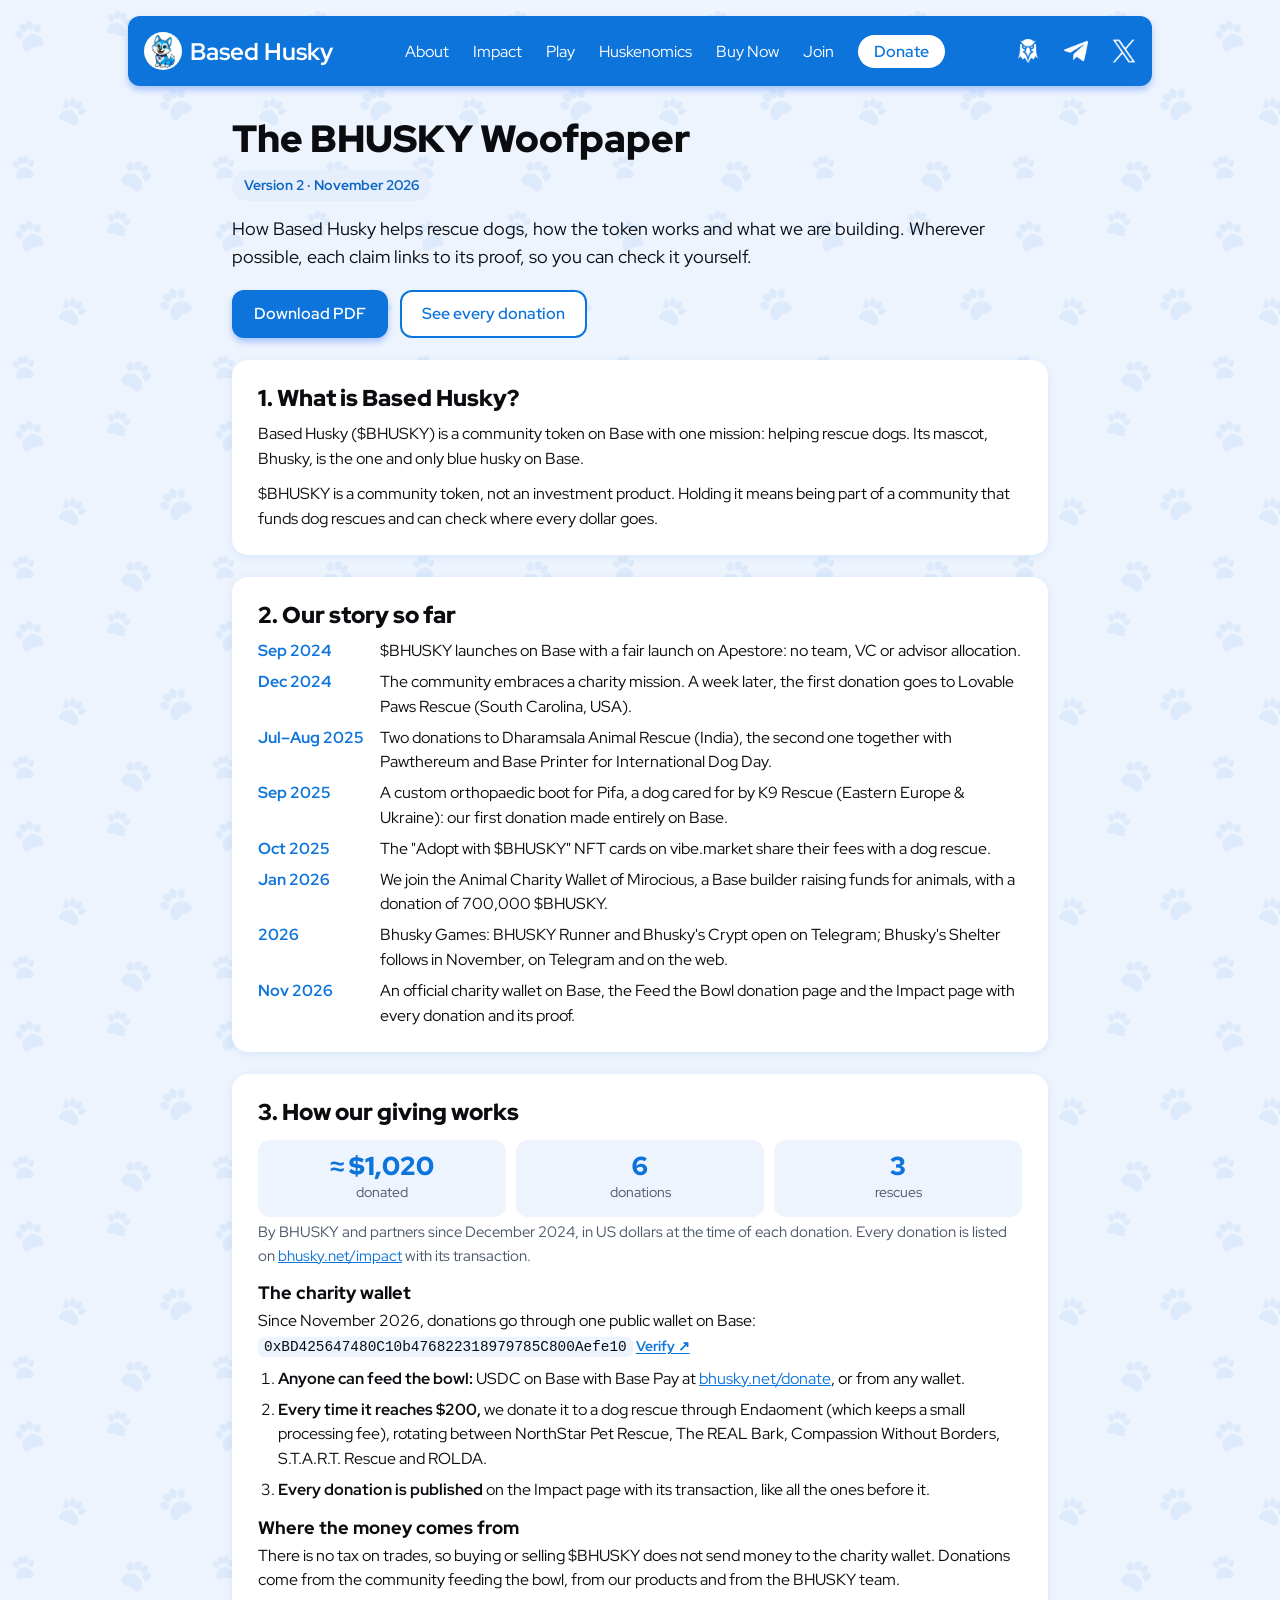
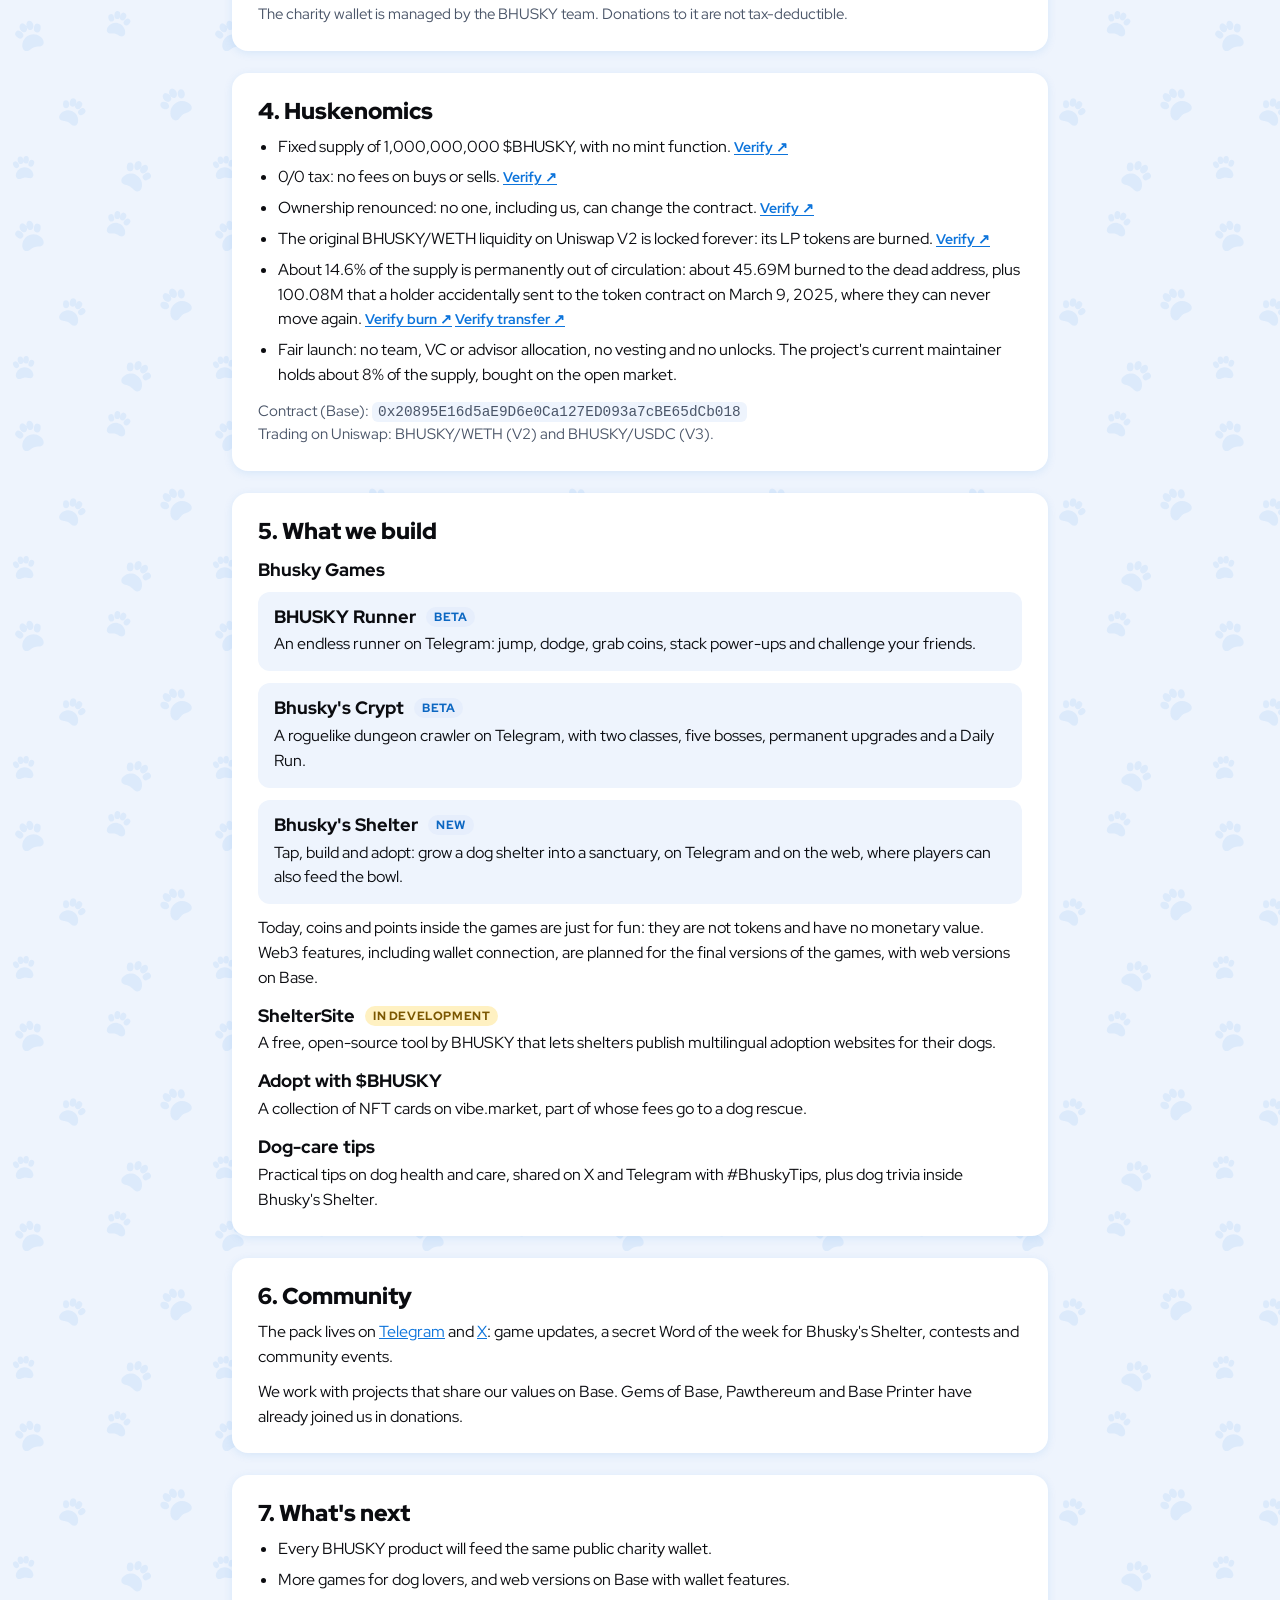
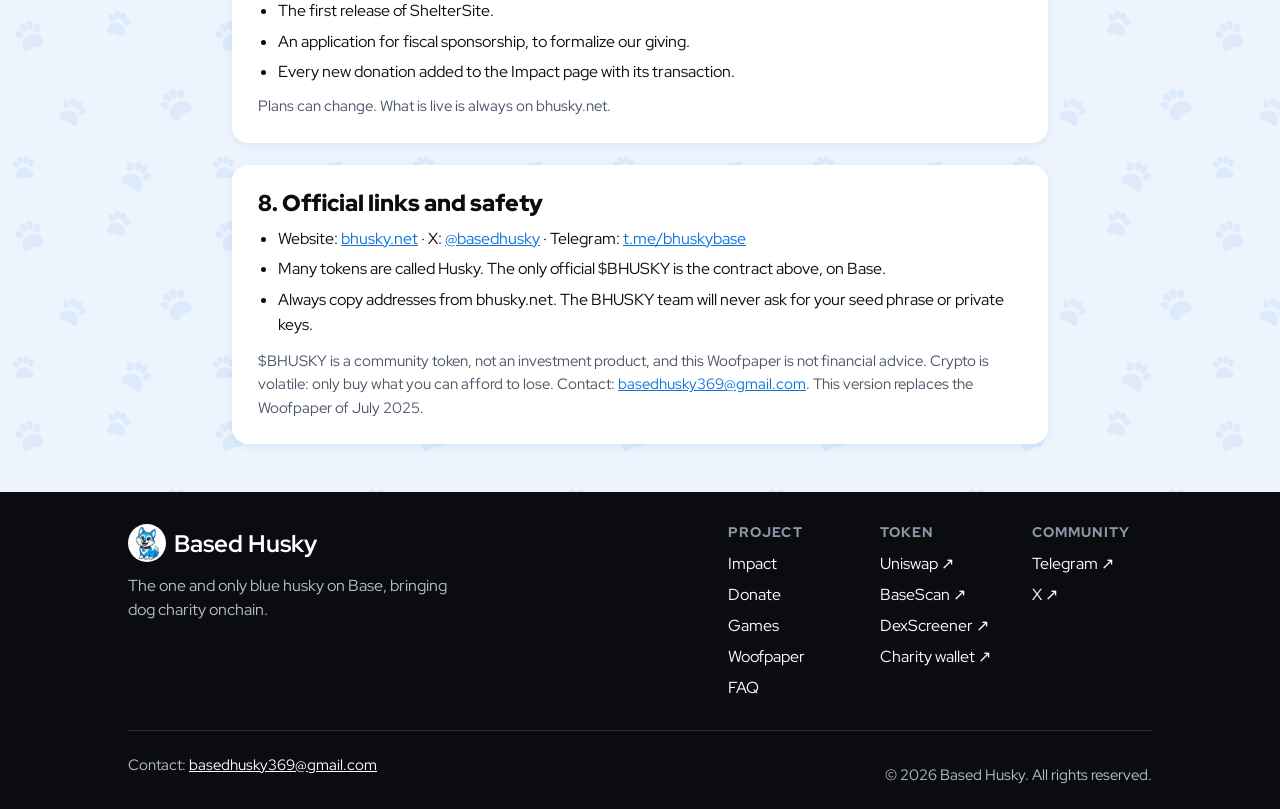
<file: woofpaper/index.html>
<!DOCTYPE html>
<html lang="en">
<head>
  <meta charset="utf-8">
  <title>Woofpaper - Based Husky</title>
  <meta name="viewport" content="width=device-width, initial-scale=1">
  <link rel="icon" href="/favicon.ico" sizes="any">
  <link rel="icon" type="image/png" sizes="32x32" href="/icon-32.png">
  <link rel="apple-touch-icon" href="/apple-touch-icon.png">
  <link rel="manifest" href="/site.webmanifest">
  <meta name="description" content="The BHUSKY Woofpaper: how Based Husky helps rescue dogs, how the token works and what we are building. Every claim with its proof.">
  <meta property="og:type" content="website">
  <meta property="og:site_name" content="Based Husky">
  <meta property="og:url" content="https://bhusky.net/woofpaper/">
  <meta property="og:title" content="The BHUSKY Woofpaper">
  <meta property="og:description" content="How Based Husky helps rescue dogs, how the token works and what we are building. Every claim with its proof.">
  <meta property="og:image" content="https://bhusky.net/og-image.png">
  <meta property="og:image:width" content="1200">
  <meta property="og:image:height" content="630">
  <meta name="twitter:card" content="summary_large_image">
  <meta name="twitter:site" content="@basedhusky">
  <meta name="twitter:image" content="https://bhusky.net/og-image.png">
  <link rel="preload" href="/fonts/RedHatDisplay-Variable.woff2" as="font" type="font/woff2" crossorigin>
  <style>@font-face{font-family:'Red Hat Display';font-style:normal;font-weight:300 900;font-display:swap;src:url(/fonts/RedHatDisplay-Variable.woff2) format('woff2')}</style>
  <style>
    *,*:before,*:after{box-sizing:border-box}*{margin:0}
    :root{--blue:#0D74DB;--blue-ink:#0C67C2;--blue-focus:#2482E0;--ink:#0B0C10;--muted:#4a5568;--tint:#EEF4FD;--line:#d6e2f5;--radius:12px;--side:16px}
    @media (min-width:768px){:root{--side:32px}}@media (min-width:1100px){:root{--side:128px}}@media (min-width:1550px){:root{--side:256px}}@media (min-width:1750px){:root{--side:384px}}
    html{background-color:var(--tint);background-image:url("data:image/svg+xml,%3Csvg xmlns='http://www.w3.org/2000/svg' width='200' height='200' viewBox='0 0 200 200'%3E%3Cdefs%3E%3Cg id='paw'%3E%3Cpath d='M0-1C-7-1-11 5-11 9c0 3.5 3 5 6 4 2-.6 3.5-1 5-1s3 .4 5 1c3 1 6-.5 6-4 0-4-4-10-11-10z'/%3E%3Cellipse cx='-9.6' cy='-5' rx='3.4' ry='4.4' transform='rotate(-28 -9.6 -5)'/%3E%3Cellipse cx='-3.5' cy='-10' rx='3.5' ry='4.7' transform='rotate(-8 -3.5 -10)'/%3E%3Cellipse cx='3.5' cy='-10' rx='3.5' ry='4.7' transform='rotate(8 3.5 -10)'/%3E%3Cellipse cx='9.6' cy='-5' rx='3.4' ry='4.4' transform='rotate(28 9.6 -5)'/%3E%3C/g%3E%3Cg id='bone'%3E%3Crect x='-11' y='-3.2' width='22' height='6.4' rx='3'/%3E%3Ccircle cx='-11.5' cy='-3.6' r='4'/%3E%3Ccircle cx='-11.5' cy='3.6' r='4'/%3E%3Ccircle cx='11.5' cy='-3.6' r='4'/%3E%3Ccircle cx='11.5' cy='3.6' r='4'/%3E%3C/g%3E%3Cg id='heart'%3E%3Cpath d='M0 9C-2 7-10 2-10-3.5-10-7.5-7-10-4.5-10-2-10-.5-8.5 0-7c.5-1.5 2-3 4.5-3 2.5 0 5.5 2.5 5.5 6.5C10 2 2 7 0 9z'/%3E%3C/g%3E%3C/defs%3E%3Cg fill='%230D74DB' fill-opacity='0.08'%3E%3Cuse href='%23paw' transform='translate(30 36) rotate(-20) scale(1.0)'/%3E%3Cuse href='%23paw' transform='translate(118 24) rotate(15) scale(0.85)'/%3E%3Cuse href='%23paw' transform='translate(176 104) rotate(-35) scale(1.05)'/%3E%3Cuse href='%23paw' transform='translate(72 112) rotate(25) scale(0.9)'/%3E%3Cuse href='%23paw' transform='translate(24 168) rotate(-5) scale(0.8)'/%3E%3Cuse href='%23paw' transform='translate(136 176) rotate(30) scale(1.0)'/%3E%3C/g%3E%3C/svg%3E");background-size:200px 200px}
    body{font-family:"Red Hat Display",sans-serif;color:var(--ink);line-height:1.55;padding-top:16px;min-height:100vh;display:flex;flex-direction:column}
    a{color:var(--blue)}
    main{width:100%;max-width:880px;margin:0 auto;padding:32px 32px 48px;display:flex;flex-direction:column;gap:22px;flex:1}
    h1{font-size:2.4rem;font-weight:900;line-height:1.1}
    h2{font-size:1.45rem;font-weight:900;margin-bottom:10px;line-height:1.2}
    h3{font-size:1.1rem;font-weight:800;line-height:1.3;margin:14px 0 4px}
    p+p{margin-top:10px}
    .version{display:inline-block;margin-top:10px;font-size:.9rem;font-weight:700;color:var(--blue-ink);background:#E6EEFC;padding:4px 12px;border-radius:999px}
    .lead{font-size:1.15rem;margin-top:14px}
    .actions{display:flex;flex-wrap:wrap;gap:12px;margin-top:18px}
    .btn{display:inline-block;font-weight:600;border-radius:var(--radius);padding:12px 22px;background:var(--blue);color:#fff;text-decoration:none;box-shadow:0 4px 6px #6f9dff8a}
    .btn:hover{background:var(--blue-focus)}
    .btn-alt{background:#fff;color:var(--blue);box-shadow:none;outline:2px solid var(--blue);outline-offset:-2px}
    .btn-alt:hover{background:#D9E9FF}
    .card{background:#fff;border-radius:16px;padding:24px 26px;box-shadow:0 2px 10px rgba(13,116,219,.10)}
    .card ul,.card ol{padding-left:1.25em;margin-top:8px}
    .card li+li{margin-top:6px}
    .muted{color:var(--muted)}
    .small{font-size:.95rem;color:var(--muted)}
    .verify{font-weight:700;font-size:.9em;white-space:nowrap;text-underline-offset:2px}
    .addr{font-family:ui-monospace,SFMono-Regular,Menlo,Consolas,monospace;font-size:.9rem;overflow-wrap:anywhere;background:var(--tint);padding:2px 6px;border-radius:6px}
    .timeline{list-style:none;padding-left:0 !important}
    .timeline li{display:grid;grid-template-columns:110px 1fr;gap:12px}
    .timeline b{color:var(--blue)}
    .stats{display:grid;grid-template-columns:repeat(3,1fr);gap:10px;margin:14px 0 4px}
    .stat{background:var(--tint);border-radius:12px;padding:12px 8px;text-align:center}
    .stat b{display:block;font-size:1.6rem;font-weight:900;color:var(--blue);line-height:1.1}
    .stat span{font-size:.9rem;color:var(--muted)}
    .games{display:grid;gap:12px;margin-top:10px}
    .game{background:var(--tint);border-radius:12px;padding:14px 16px}
    .game h3{margin:0 0 4px}
    .tag{font-size:.75rem;font-weight:800;letter-spacing:.05em;text-transform:uppercase;padding:2px 8px;border-radius:999px;background:#E6EEFC;color:var(--blue-ink);margin-left:6px;vertical-align:2px}
    .tag-soon{background:#FFF1C2;color:#7a5600}
    .print-only{display:none}
    @media (max-width:767px){main{padding:24px 16px 40px}h1{font-size:2rem}.card{padding:20px}.timeline li{grid-template-columns:1fr;gap:0}.stat b{font-size:1.35rem}}
    @media print{
      @page{size:A4;margin:16mm 16mm 18mm}
      html{background:#fff}
      body{padding-top:0;font-size:10.5pt;line-height:1.45}
      .site-header,.site-footer,.sh-menu,.actions{display:none}
      .print-only{display:block}
      main{max-width:none;padding:0;gap:12px}
      h1{font-size:24pt}
      h2{font-size:15pt}
      .card{box-shadow:none;border:1px solid var(--line);padding:14px 16px;break-inside:avoid}
      .card.long{break-inside:auto}
      a{text-decoration:none}
      .verify{display:none}
      h2,h3{break-after:avoid}
      .game,.stats,.stat,li,p{break-inside:avoid}
    }

    /* Shared header and footer, matching the home page */
    .site-header{line-height:normal;margin:0 var(--side);background:var(--blue);border-radius:var(--radius);padding:16px;display:flex;justify-content:space-between;align-items:center;gap:16px;box-shadow:0 4px 6px #6f9dff8a}
    .sh-brand{display:flex;align-items:center;gap:8px;color:#fff;text-decoration:none;font-weight:700;font-size:1.5rem;flex:0 0 auto}
    .sh-brand img{width:38px;height:38px;display:block}
    .sh-links{display:flex;align-items:center;gap:24px}
    .sh-links a{color:#fff;text-decoration:none;position:relative}
    .sh-links a:not(.sh-cta):after{content:'';position:absolute;left:0;bottom:0;width:100%;height:.1em;background:#fff;opacity:0;transition:opacity .1s,transform .1s}
    .sh-links a:not(.sh-cta):hover:after,.sh-links a:not(.sh-cta):focus-visible:after,.sh-links a[aria-current]:not(.sh-cta):after{opacity:1;transform:translate3d(0,.2em,0)}
    .sh-cta{background:#fff;color:var(--blue) !important;font-weight:600;padding:6px 16px;border-radius:999px}
    .sh-cta:hover,.sh-cta:focus-visible{background:rgb(217,233,255)}
    .sh-icons{display:flex;align-items:center;gap:24px}
    .sh-icons a,.sm-icons a{display:block;line-height:0}
    .sh-burger,.sm-close{background:none;border:0;padding:0;cursor:pointer;line-height:0;border-radius:6px}
    .sh-burger{display:none}
    .sh-menu{line-height:normal;position:fixed;top:0;right:0;bottom:0;z-index:20;min-width:240px;background:#fff;box-shadow:-1px 4px 6px #c0c0c08a;padding:24px;display:flex;flex-direction:column;justify-content:space-between}
    .sh-menu[hidden]{display:none}
    .sm-close{align-self:flex-end;display:block;margin-left:auto}
    .sm-links{display:flex;flex-direction:column;align-items:flex-start;padding:24px}
    .sm-links a{color:var(--ink);text-decoration:none;font-size:18px;padding:12px 0;width:100%;border-top:1px solid #ddd}
    .sm-links a:first-child{border-top:0}
    .sm-links a[aria-current]:not(.sm-cta){font-weight:700;color:var(--blue)}
    .sm-links a.sm-cta{width:auto;margin-top:12px;border-top:0;background:var(--blue);color:#fff;font-weight:600;padding:8px 20px;border-radius:999px}
    .sm-icons{display:flex;justify-content:space-between;gap:24px;padding:16px;border-top:1px solid #ddd}
    .sm-icons img{filter:invert(1)}
    @media (max-width:1179px){.sh-links,.sh-icons{display:none}.sh-burger{display:block}}
    @media (max-width:420px){.sh-brand{font-size:1.25rem}}
    .site-footer{line-height:normal;background:var(--ink);color:#fff;padding:32px var(--side) 24px;display:flex;flex-direction:column;gap:32px}
    .sf-top{display:flex;justify-content:space-between;gap:32px}
    .sf-brand{max-width:320px}
    .sf-brand a{display:flex;align-items:center;gap:8px;color:#fff;text-decoration:none;font-weight:700;font-size:1.5rem}
    .sf-brand img{width:38px;height:38px;display:block}
    .sf-tagline{margin-top:12px;color:#b8bec9;line-height:1.5}
    .sf-cols{display:grid;grid-template-columns:repeat(3,minmax(120px,auto));gap:32px}
    .sf-col{display:flex;flex-direction:column;gap:10px}
    .sf-col h2{font-size:.85rem;font-weight:800;letter-spacing:.08em;text-transform:uppercase;color:#8f97a6;margin:0 0 2px}
    .sf-col a{color:#fff;text-decoration:none}
    .sf-col a:hover,.sf-col a:focus-visible{text-decoration:underline;text-underline-offset:3px}
    .sf-bottom{display:flex;justify-content:space-between;gap:8px 24px;flex-wrap:wrap;padding-top:24px;border-top:1px solid #2a2d36;color:#b8bec9;font-size:.95rem}
    .sf-bottom a{color:#fff}
    @media (max-width:768px){.sf-top{flex-direction:column}.sf-cols{grid-template-columns:repeat(2,1fr);gap:24px}.sf-bottom{flex-direction:column}}
  </style>
</head>
<body>
  <header class="site-header">
    <a class="sh-brand" href="/"><img src="/logo-white.svg" alt="" width="38" height="38">Based Husky</a>
    <nav class="sh-links" aria-label="Main"><a href="/#about">About</a><a href="/impact/">Impact</a><a href="/#play">Play</a><a href="/#huskenomics">Huskenomics</a><a href="/#buy-now">Buy Now</a><a href="/#join">Join</a><a class="sh-cta" href="/donate/">Donate</a></nav>
    <div class="sh-icons" role="group" aria-label="Social"><a href="https://dexscreener.com/base/0x9d4021a55c70e47b048528a885750b9d14b26c8a" target="_blank" rel="noopener"><img src="/dex-screener.png" alt="DexScreener" width="24" height="24"></a><a href="https://t.me/bhuskybase" target="_blank" rel="noopener"><img src="/telegram.png" alt="Telegram" width="24" height="24"></a><a href="https://x.com/basedhusky" target="_blank" rel="noopener"><img src="/twitter.png" alt="X" width="24" height="24"></a></div>
    <button type="button" class="sh-burger" aria-label="Open menu" aria-expanded="false" aria-controls="sh-menu"><img src="/burger-menu.svg" alt="" width="32" height="32"></button>
  </header>
  <div class="sh-menu" id="sh-menu" hidden>
    <div>
      <button type="button" class="sm-close" aria-label="Close menu"><img src="/close.svg" alt="" width="32" height="32"></button>
      <nav class="sm-links" aria-label="Main"><a href="/#about">About</a><a href="/impact/">Impact</a><a href="/#play">Play</a><a href="/#huskenomics">Huskenomics</a><a href="/#buy-now">Buy Now</a><a href="/#join">Join</a><a class="sm-cta" href="/donate/">Donate</a></nav>
    </div>
    <div class="sm-icons"><a href="https://dexscreener.com/base/0x9d4021a55c70e47b048528a885750b9d14b26c8a" target="_blank" rel="noopener"><img src="/dex-screener.png" alt="DexScreener" width="36" height="36"></a><a href="https://t.me/bhuskybase" target="_blank" rel="noopener"><img src="/telegram.png" alt="Telegram" width="36" height="36"></a><a href="https://x.com/basedhusky" target="_blank" rel="noopener"><img src="/twitter.png" alt="X" width="36" height="36"></a></div>
  </div>

  <main>
    <section>
      <h1>The BHUSKY Woofpaper</h1>
      <span class="version">Version 2 · November 2026</span>
      <p class="lead">How Based Husky helps rescue dogs, how the token works and what we are building. Wherever possible, each claim links to its proof, so you can check it yourself.</p>
      <p class="small print-only" style="margin-top:8px">Online version, with all the links: bhusky.net/woofpaper</p>
      <div class="actions">
        <a class="btn" href="/woofpaper.pdf" download>Download PDF</a>
        <a class="btn btn-alt" href="/impact/">See every donation</a>
      </div>
    </section>

    <section class="card">
      <h2>1. What is Based Husky?</h2>
      <p>Based Husky ($BHUSKY) is a community token on Base with one mission: helping rescue dogs. Its mascot, Bhusky, is the one and only blue husky on Base.</p>
      <p>$BHUSKY is a community token, not an investment product. Holding it means being part of a community that funds dog rescues and can check where every dollar goes.</p>
    </section>

    <section class="card">
      <h2>2. Our story so far</h2>
      <ul class="timeline">
        <li><b>Sep 2024</b><span>$BHUSKY launches on Base with a fair launch on Apestore: no team, VC or advisor allocation.</span></li>
        <li><b>Dec 2024</b><span>The community embraces a charity mission. A week later, the first donation goes to Lovable Paws Rescue (South Carolina, USA).</span></li>
        <li><b>Jul–Aug 2025</b><span>Two donations to Dharamsala Animal Rescue (India), the second one together with Pawthereum and Base Printer for International Dog Day.</span></li>
        <li><b>Sep 2025</b><span>A custom orthopaedic boot for Pifa, a dog cared for by K9 Rescue (Eastern Europe &amp; Ukraine): our first donation made entirely on Base.</span></li>
        <li><b>Oct 2025</b><span>The "Adopt with $BHUSKY" NFT cards on vibe.market share their fees with a dog rescue.</span></li>
        <li><b>Jan 2026</b><span>We join the Animal Charity Wallet of Mirocious, a Base builder raising funds for animals, with a donation of 700,000 $BHUSKY.</span></li>
        <li><b>2026</b><span>Bhusky Games: BHUSKY Runner and Bhusky's Crypt open on Telegram; Bhusky's Shelter follows in November, on Telegram and on the web.</span></li>
        <li><b>Nov 2026</b><span>An official charity wallet on Base, the Feed the Bowl donation page and the Impact page with every donation and its proof.</span></li>
      </ul>
    </section>

    <section class="card long">
      <h2>3. How our giving works</h2>
      <div class="stats">
        <div class="stat"><b>≈ $1,020</b><span>donated</span></div>
        <div class="stat"><b>6</b><span>donations</span></div>
        <div class="stat"><b>3</b><span>rescues</span></div>
      </div>
      <p class="small">By BHUSKY and partners since December 2024, in US dollars at the time of each donation. Every donation is listed on <a href="/impact/">bhusky.net/impact</a> with its transaction.</p>
      <h3>The charity wallet</h3>
      <p>Since November 2026, donations go through one public wallet on Base: <span class="addr">0xBD425647480C10b476822318979785C800Aefe10</span> <a class="verify" href="https://basescan.org/address/0xBD425647480C10b476822318979785C800Aefe10" target="_blank" rel="noopener">Verify&nbsp;↗</a></p>
      <ol>
        <li><b>Anyone can feed the bowl:</b> USDC on Base with Base Pay at <a href="/donate/">bhusky.net/donate</a>, or from any wallet.</li>
        <li><b>Every time it reaches $200,</b> we donate it to a dog rescue through Endaoment (which keeps a small processing fee), rotating between NorthStar Pet Rescue, The REAL Bark, Compassion Without Borders, S.T.A.R.T. Rescue and ROLDA.</li>
        <li><b>Every donation is published</b> on the Impact page with its transaction, like all the ones before it.</li>
      </ol>
      <h3>Where the money comes from</h3>
      <p>There is no tax on trades, so buying or selling $BHUSKY does not send money to the charity wallet. Donations come from the community feeding the bowl, from our products and from the BHUSKY team.</p>
      <p class="small">The charity wallet is managed by the BHUSKY team. Donations to it are not tax-deductible.</p>
    </section>

    <section class="card long">
      <h2>4. Huskenomics</h2>
      <ul>
        <li>Fixed supply of 1,000,000,000 $BHUSKY, with no mint function. <a class="verify" href="https://basescan.org/token/0x20895E16d5aE9D6e0Ca127ED093a7cBE65dCb018" target="_blank" rel="noopener">Verify&nbsp;↗</a></li>
        <li>0/0 tax: no fees on buys or sells. <a class="verify" href="https://basescan.org/address/0x20895E16d5aE9D6e0Ca127ED093a7cBE65dCb018#code" target="_blank" rel="noopener">Verify&nbsp;↗</a></li>
        <li>Ownership renounced: no one, including us, can change the contract. <a class="verify" href="https://basescan.org/address/0x20895E16d5aE9D6e0Ca127ED093a7cBE65dCb018#readContract" target="_blank" rel="noopener">Verify&nbsp;↗</a></li>
        <li>The original BHUSKY/WETH liquidity on Uniswap V2 is locked forever: its LP tokens are burned. <a class="verify" href="https://basescan.org/token/0x9d4021a55c70e47b048528a885750b9d14b26c8a#balances" target="_blank" rel="noopener">Verify&nbsp;↗</a></li>
        <li>About 14.6% of the supply is permanently out of circulation: about 45.69M burned to the dead address, plus 100.08M that a holder accidentally sent to the token contract on March 9, 2025, where they can never move again. <a class="verify" href="https://basescan.org/token/0x20895E16d5aE9D6e0Ca127ED093a7cBE65dCb018?a=0x000000000000000000000000000000000000dEaD" target="_blank" rel="noopener">Verify burn&nbsp;↗</a> <a class="verify" href="https://basescan.org/tx/0x96cb8bc6a5d6f1f3b18a0785eec3eedaff45298027866b7901d9628387f4398d" target="_blank" rel="noopener">Verify transfer&nbsp;↗</a></li>
        <li>Fair launch: no team, VC or advisor allocation, no vesting and no unlocks. The project's current maintainer holds about 8% of the supply, bought on the open market.</li>
      </ul>
      <p class="small" style="margin-top:12px">Contract (Base): <span class="addr">0x20895E16d5aE9D6e0Ca127ED093a7cBE65dCb018</span><br>Trading on Uniswap: BHUSKY/WETH (V2) and BHUSKY/USDC (V3).</p>
    </section>

    <section class="card long">
      <h2>5. What we build</h2>
      <h3>Bhusky Games</h3>
      <div class="games">
        <div class="game"><h3>BHUSKY Runner <span class="tag">Beta</span></h3><p>An endless runner on Telegram: jump, dodge, grab coins, stack power-ups and challenge your friends.</p></div>
        <div class="game"><h3>Bhusky's Crypt <span class="tag">Beta</span></h3><p>A roguelike dungeon crawler on Telegram, with two classes, five bosses, permanent upgrades and a Daily Run.</p></div>
        <div class="game"><h3>Bhusky's Shelter <span class="tag">New</span></h3><p>Tap, build and adopt: grow a dog shelter into a sanctuary, on Telegram and on the web, where players can also feed the bowl.</p></div>
      </div>
      <p style="margin-top:12px">Today, coins and points inside the games are just for fun: they are not tokens and have no monetary value. Web3 features, including wallet connection, are planned for the final versions of the games, with web versions on Base.</p>
      <h3>ShelterSite <span class="tag tag-soon">In development</span></h3>
      <p>A free, open-source tool by BHUSKY that lets shelters publish multilingual adoption websites for their dogs.</p>
      <h3>Adopt with $BHUSKY</h3>
      <p>A collection of NFT cards on vibe.market, part of whose fees go to a dog rescue.</p>
      <h3>Dog-care tips</h3>
      <p>Practical tips on dog health and care, shared on X and Telegram with #BhuskyTips, plus dog trivia inside Bhusky's Shelter.</p>
    </section>

    <section class="card">
      <h2>6. Community</h2>
      <p>The pack lives on <a href="https://t.me/bhuskybase" target="_blank" rel="noopener">Telegram</a> and <a href="https://x.com/basedhusky" target="_blank" rel="noopener">X</a>: game updates, a secret Word of the week for Bhusky's Shelter, contests and community events.</p>
      <p>We work with projects that share our values on Base. Gems of Base, Pawthereum and Base Printer have already joined us in donations.</p>
    </section>

    <section class="card">
      <h2>7. What's next</h2>
      <ul>
        <li>Every BHUSKY product will feed the same public charity wallet.</li>
        <li>More games for dog lovers, and web versions on Base with wallet features.</li>
        <li>The first release of ShelterSite.</li>
        <li>An application for fiscal sponsorship, to formalize our giving.</li>
        <li>Every new donation added to the Impact page with its transaction.</li>
      </ul>
      <p class="small" style="margin-top:10px">Plans can change. What is live is always on bhusky.net.</p>
    </section>

    <section class="card">
      <h2>8. Official links and safety</h2>
      <ul>
        <li>Website: <a href="https://bhusky.net">bhusky.net</a> · X: <a href="https://x.com/basedhusky" target="_blank" rel="noopener">@basedhusky</a> · Telegram: <a href="https://t.me/bhuskybase" target="_blank" rel="noopener">t.me/bhuskybase</a></li>
        <li>Many tokens are called Husky. The only official $BHUSKY is the contract above, on Base.</li>
        <li>Always copy addresses from bhusky.net. The BHUSKY team will never ask for your seed phrase or private keys.</li>
      </ul>
      <p class="small" style="margin-top:12px">$BHUSKY is a community token, not an investment product, and this Woofpaper is not financial advice. Crypto is volatile: only buy what you can afford to lose. Contact: <a href="mailto:basedhusky369@gmail.com">basedhusky369@gmail.com</a>. This version replaces the Woofpaper of July 2025.</p>
    </section>
  </main>

  <footer class="site-footer">
    <div class="sf-top">
      <div class="sf-brand">
        <a href="/"><img src="/logo-white.svg" alt="" width="38" height="38">Based Husky</a>
        <p class="sf-tagline">The one and only blue husky on Base, bringing dog charity onchain.</p>
      </div>
      <nav class="sf-cols" aria-label="Footer">
        <div class="sf-col"><h2>Project</h2><a href="/impact/">Impact</a><a href="/donate/">Donate</a><a href="/#play">Games</a><a href="/woofpaper/">Woofpaper</a><a href="/#faq">FAQ</a></div>
        <div class="sf-col"><h2>Token</h2><a href="https://app.uniswap.org/swap?outputCurrency=0x20895E16d5aE9D6e0Ca127ED093a7cBE65dCb018&amp;chain=base" target="_blank" rel="noopener">Uniswap&nbsp;↗</a><a href="https://basescan.org/token/0x20895E16d5aE9D6e0Ca127ED093a7cBE65dCb018" target="_blank" rel="noopener">BaseScan&nbsp;↗</a><a href="https://dexscreener.com/base/0x9d4021a55c70e47b048528a885750b9d14b26c8a" target="_blank" rel="noopener">DexScreener&nbsp;↗</a><a href="https://basescan.org/address/0xBD425647480C10b476822318979785C800Aefe10" target="_blank" rel="noopener">Charity wallet&nbsp;↗</a></div>
        <div class="sf-col"><h2>Community</h2><a href="https://t.me/bhuskybase" target="_blank" rel="noopener">Telegram&nbsp;↗</a><a href="https://x.com/basedhusky" target="_blank" rel="noopener">X&nbsp;↗</a></div>
      </nav>
    </div>
    <div class="sf-bottom">
      <p>Contact: <a href="mailto:basedhusky369@gmail.com">basedhusky369@gmail.com</a></p>
      <p>&copy; 2026 Based Husky. All rights reserved.</p>
    </div>
  </footer>
  <script>
  (function () {
    var menu = document.getElementById('sh-menu'), open = document.querySelector('.sh-burger'), close = menu.querySelector('.sm-close');
    function set(o) { menu.hidden = !o; open.setAttribute('aria-expanded', o ? 'true' : 'false'); (o ? close : open).focus(); }
    open.addEventListener('click', function () { set(true); });
    close.addEventListener('click', function () { set(false); });
    menu.addEventListener('click', function (e) { if (e.target.closest('a')) { menu.hidden = true; open.setAttribute('aria-expanded', 'false'); } });
    document.addEventListener('keydown', function (e) { if (e.key === 'Escape' && !menu.hidden) set(false); });
  })();
  </script>
</body>
</html>
</file>
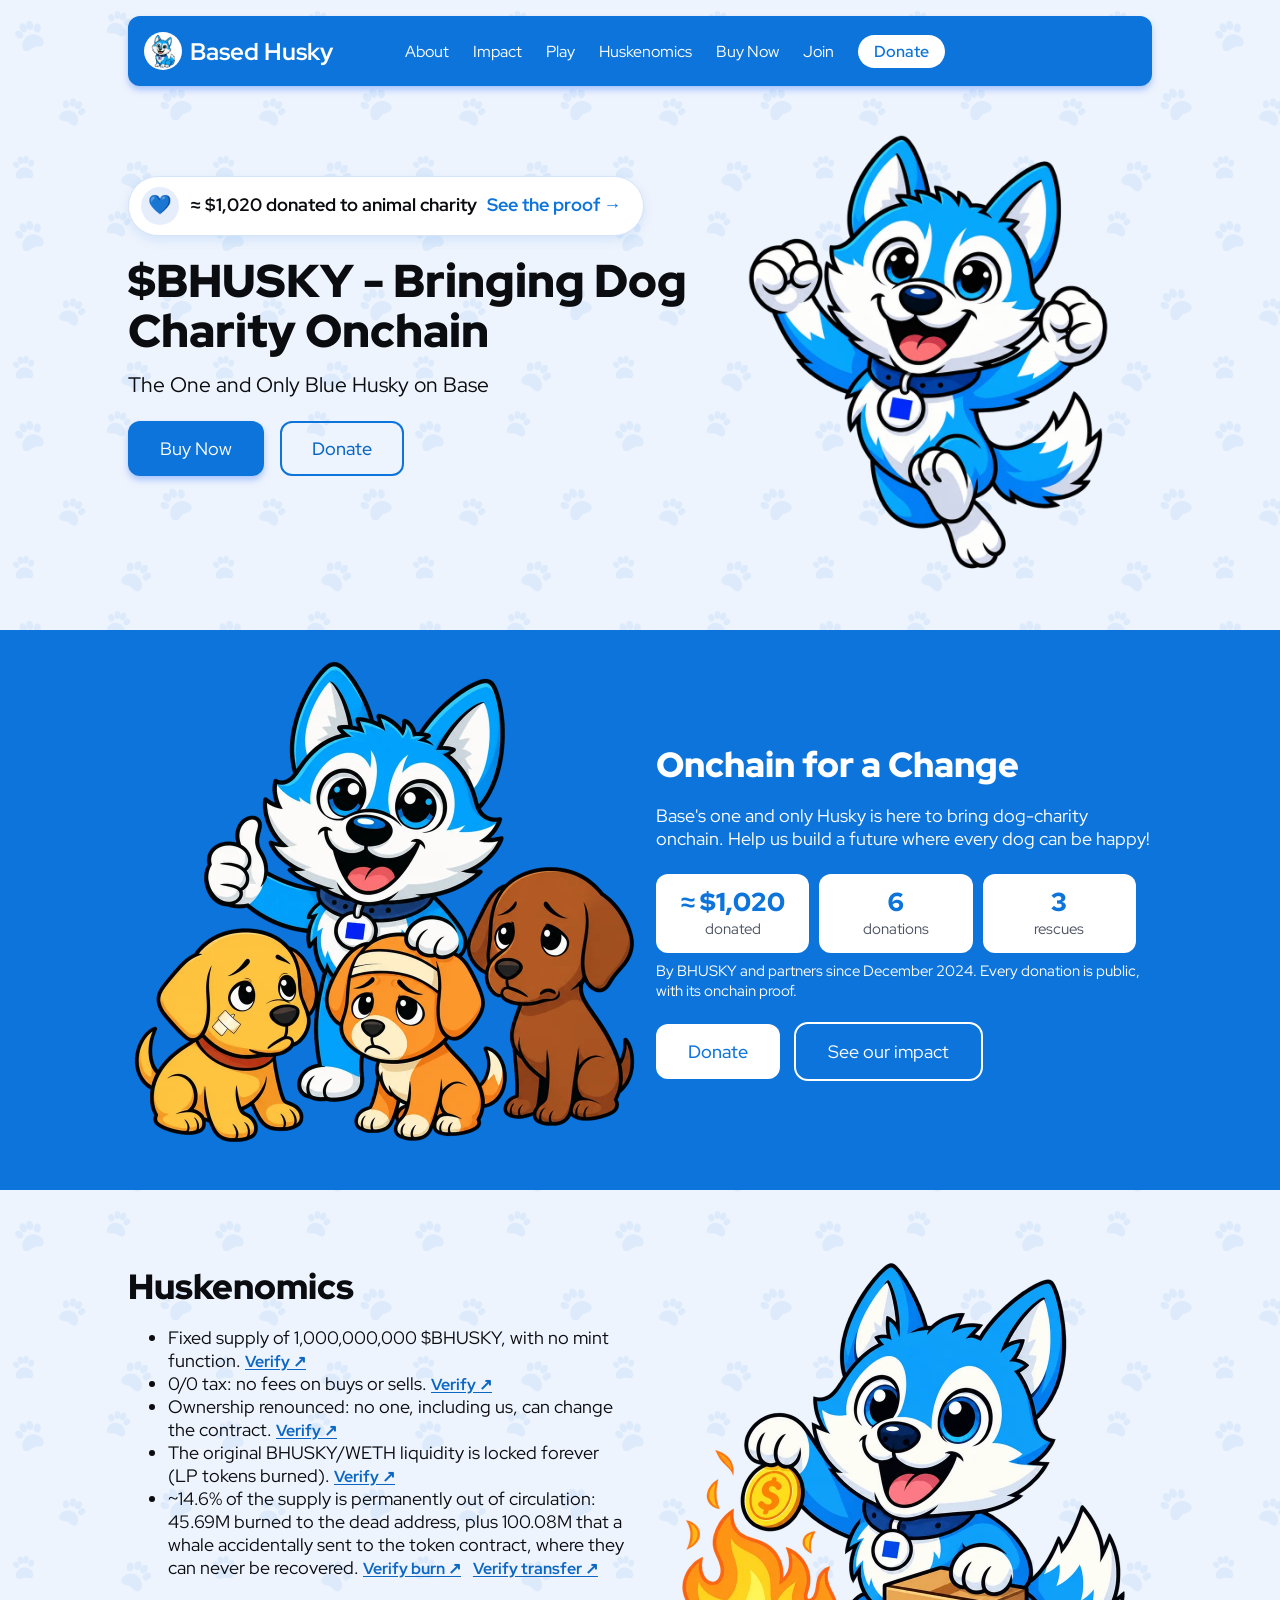
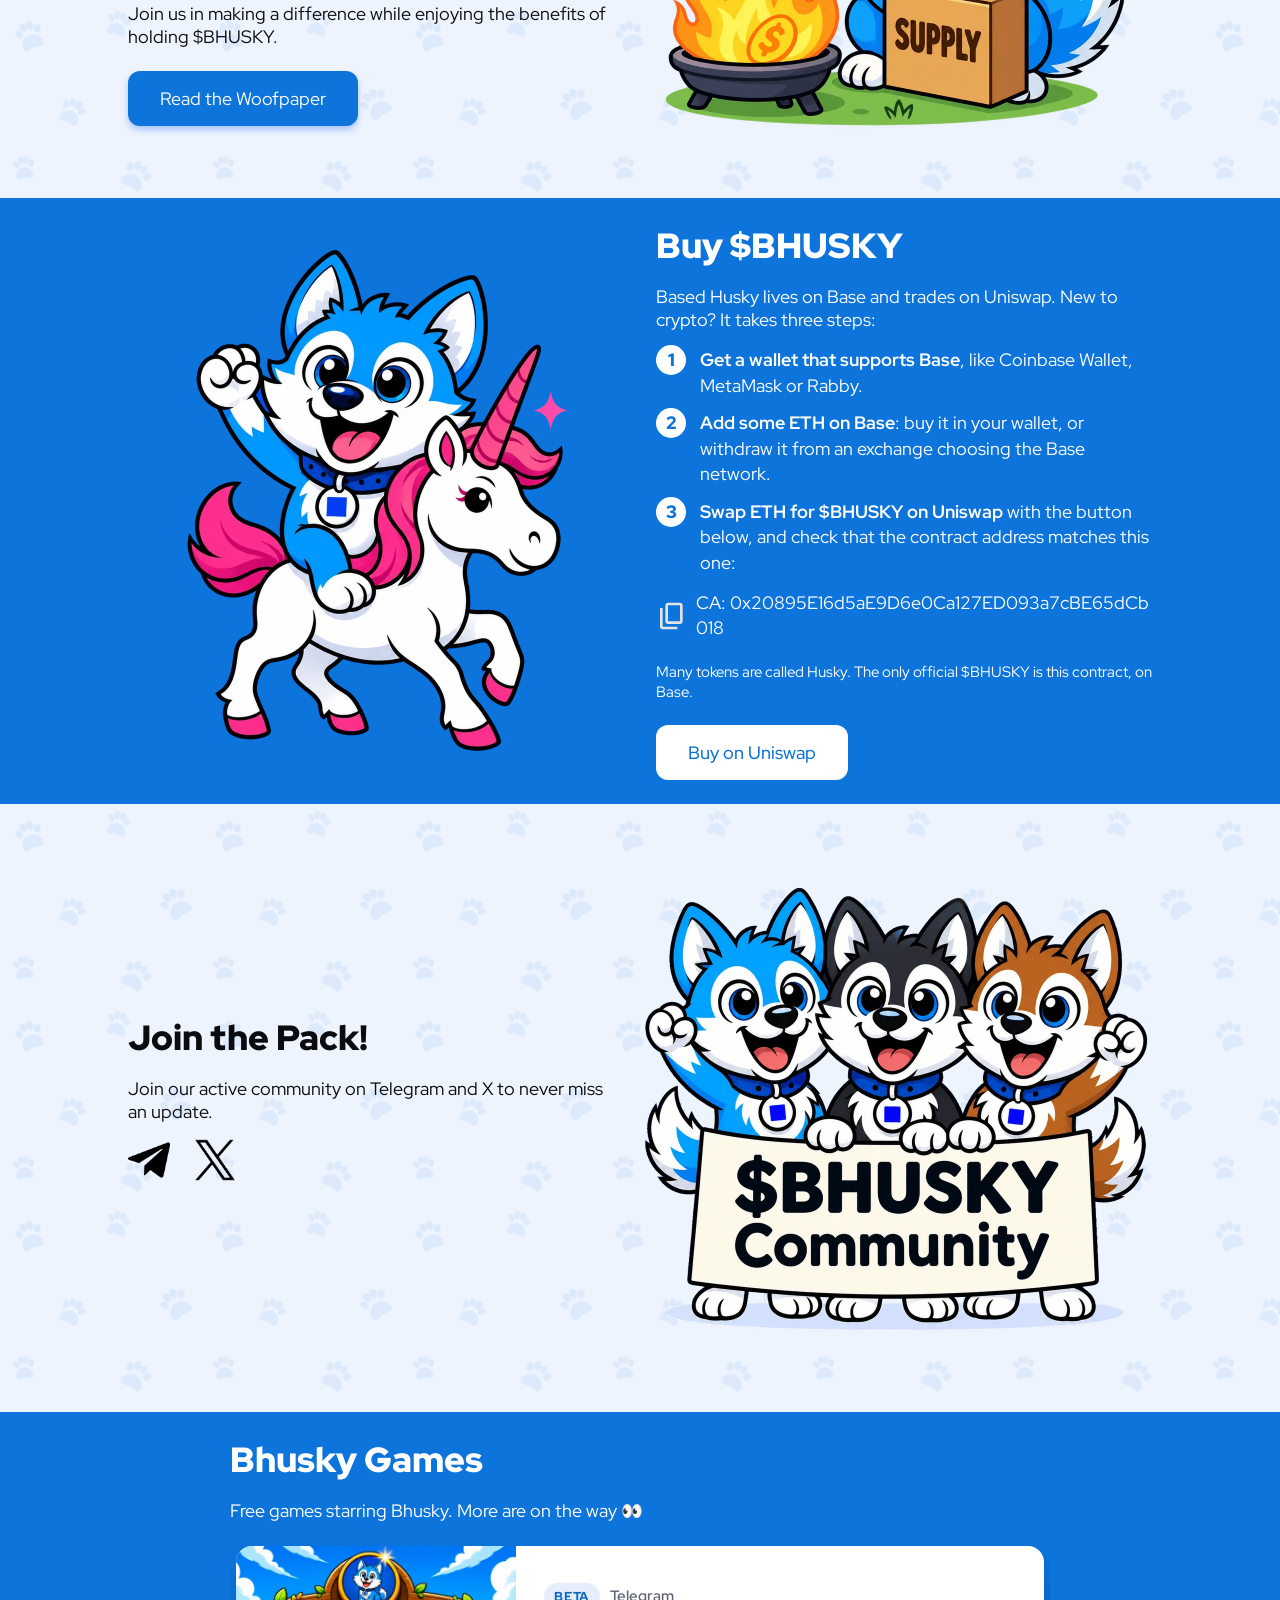
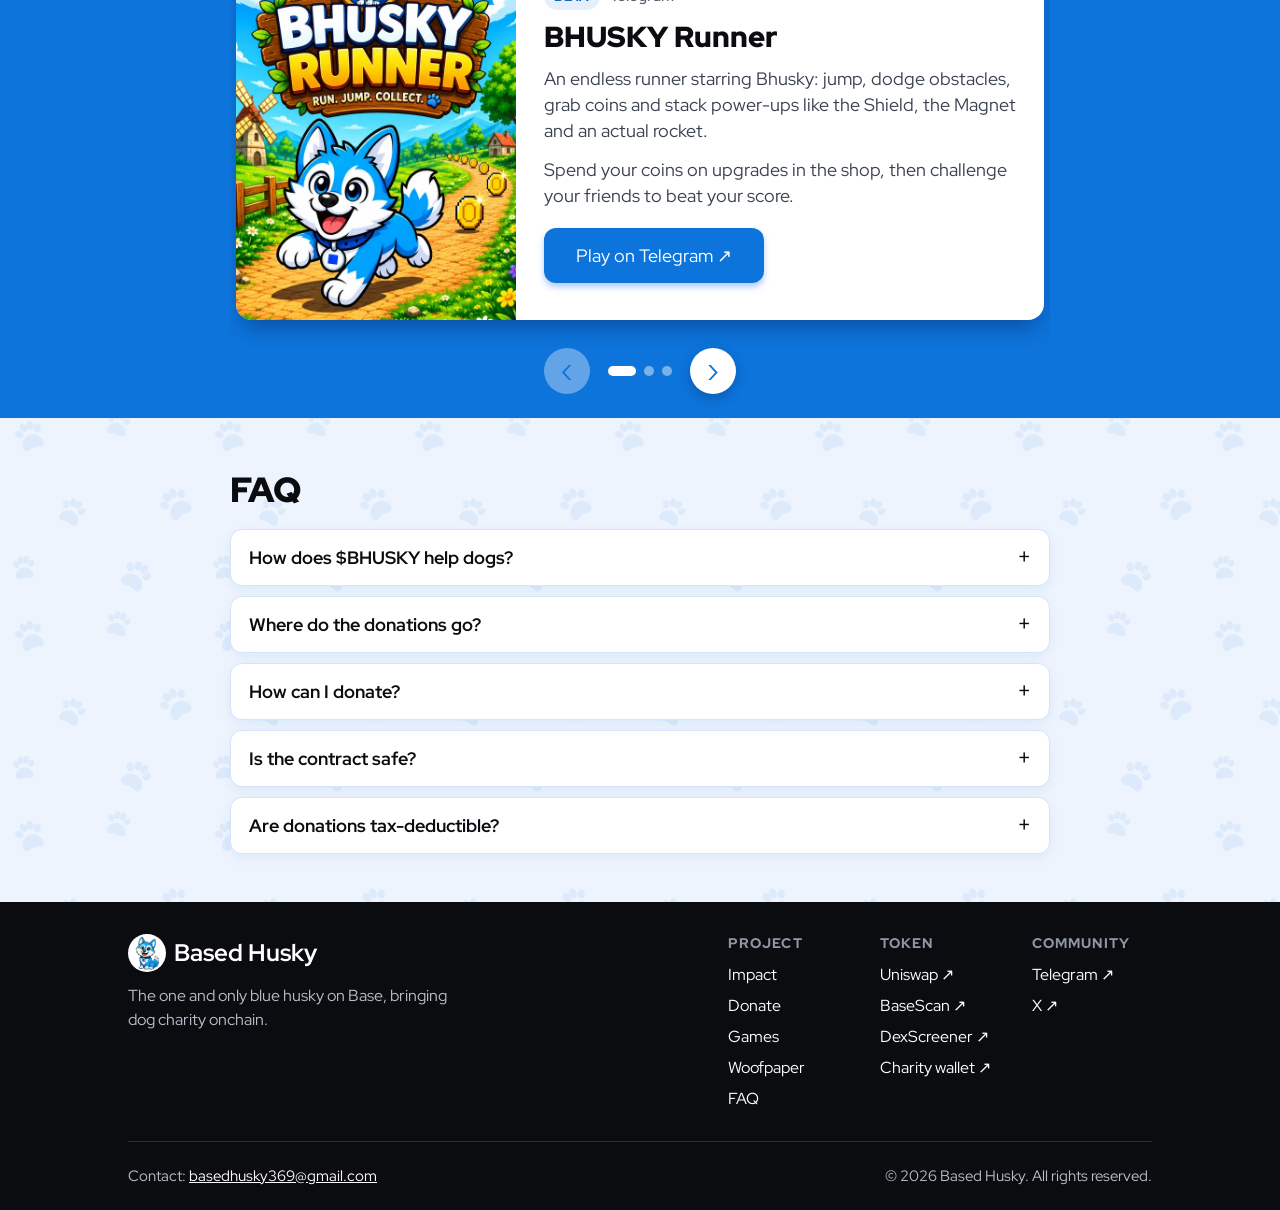
<file: index.csr.html>
<!doctype html>
<html lang="en" data-beasties-container="">

<head>
  <meta charset="utf-8">
  <title>Based Husky - $BHUSKY</title>
  <base href="/">
  <meta name="viewport" content="width=device-width, initial-scale=1">
  <meta name="description" content="The one and only blue husky on Base. $BHUSKY is a community token supporting dog rescues, with a public onchain charity wallet.">
  <meta property="og:type" content="website">
  <meta property="og:site_name" content="Based Husky">
  <meta property="og:url" content="https://bhusky.net/">
  <meta property="og:title" content="Based Husky ($BHUSKY): Bringing Dog Charity Onchain">
  <meta property="og:description" content="The one and only blue husky on Base. $BHUSKY is a community token supporting dog rescues, with a public onchain charity wallet.">
  <meta property="og:image" content="https://bhusky.net/og-image.png">
  <meta property="og:image:width" content="1200">
  <meta property="og:image:height" content="630">
  <meta property="og:image:alt" content="Bhusky, the blue husky mascot, next to the text: Based Husky, bringing dog charity onchain.">
  <meta name="twitter:card" content="summary_large_image">
  <meta name="twitter:site" content="@basedhusky">
  <meta name="twitter:title" content="Based Husky ($BHUSKY): Bringing Dog Charity Onchain">
  <meta name="twitter:description" content="The one and only blue husky on Base. $BHUSKY is a community token supporting dog rescues, with a public onchain charity wallet.">
  <meta name="twitter:image" content="https://bhusky.net/og-image.png">
  <meta name="twitter:image:alt" content="Bhusky, the blue husky mascot, next to the text: Based Husky, bringing dog charity onchain.">
  <link rel="icon" href="/favicon.ico" sizes="any">
  <link rel="icon" type="image/png" sizes="32x32" href="/icon-32.png">
  <link rel="apple-touch-icon" href="/apple-touch-icon.png">
  <link rel="manifest" href="/site.webmanifest">
  <link rel="preload" href="/fonts/RedHatDisplay-Variable.woff2" as="font" type="font/woff2" crossorigin="">
<style>*,*:before,*:after{box-sizing:border-box}*{margin:0}html{--color-primary:#0D74DB;--color-background:#FFFFFF;--color-text:#0B0C10;--color-outline:#dddddd;--color-primary-text:#FFFFFF;--color-primary-shadow:#6f9dff8a;--color-background-shadow:#c0c0c08a;--color-primary-focused:#2482E0;--color-primary-ink:#0C67C2;--color-background-focused:rgb(217, 233, 255);--padding-side-border:8px;--padding-extralarge:32px;--padding-large:24px;--padding-medium:16px;--padding-small:8px;--font-family:"Red Hat Display", sans-serif;--font-size-title:1.5rem;--font-size-headline:2.2rem;--border-radius:12px}html{background-color:#eef4fd;background-image:url("data:image/svg+xml,%3Csvg xmlns='http://www.w3.org/2000/svg' width='200' height='200' viewBox='0 0 200 200'%3E%3Cdefs%3E%3Cg id='paw'%3E%3Cpath d='M0-1C-7-1-11 5-11 9c0 3.5 3 5 6 4 2-.6 3.5-1 5-1s3 .4 5 1c3 1 6-.5 6-4 0-4-4-10-11-10z'/%3E%3Cellipse cx='-9.6' cy='-5' rx='3.4' ry='4.4' transform='rotate(-28 -9.6 -5)'/%3E%3Cellipse cx='-3.5' cy='-10' rx='3.5' ry='4.7' transform='rotate(-8 -3.5 -10)'/%3E%3Cellipse cx='3.5' cy='-10' rx='3.5' ry='4.7' transform='rotate(8 3.5 -10)'/%3E%3Cellipse cx='9.6' cy='-5' rx='3.4' ry='4.4' transform='rotate(28 9.6 -5)'/%3E%3C/g%3E%3Cg id='bone'%3E%3Crect x='-11' y='-3.2' width='22' height='6.4' rx='3'/%3E%3Ccircle cx='-11.5' cy='-3.6' r='4'/%3E%3Ccircle cx='-11.5' cy='3.6' r='4'/%3E%3Ccircle cx='11.5' cy='-3.6' r='4'/%3E%3Ccircle cx='11.5' cy='3.6' r='4'/%3E%3C/g%3E%3Cg id='heart'%3E%3Cpath d='M0 9C-2 7-10 2-10-3.5-10-7.5-7-10-4.5-10-2-10-.5-8.5 0-7c.5-1.5 2-3 4.5-3 2.5 0 5.5 2.5 5.5 6.5C10 2 2 7 0 9z'/%3E%3C/g%3E%3C/defs%3E%3Cg fill='%230D74DB' fill-opacity='0.08'%3E%3Cuse href='%23paw' transform='translate(30 36) rotate(-20) scale(1.0)'/%3E%3Cuse href='%23paw' transform='translate(118 24) rotate(15) scale(0.85)'/%3E%3Cuse href='%23paw' transform='translate(176 104) rotate(-35) scale(1.05)'/%3E%3Cuse href='%23paw' transform='translate(72 112) rotate(25) scale(0.9)'/%3E%3Cuse href='%23paw' transform='translate(24 168) rotate(-5) scale(0.8)'/%3E%3Cuse href='%23paw' transform='translate(136 176) rotate(30) scale(1.0)'/%3E%3C/g%3E%3C/svg%3E");background-size:200px 200px}@media only screen and (max-width:600px){html{--padding-side-border:16px}}@media only screen and (min-width:600px){html{--padding-side-border:16px}}@media only screen and (min-width:768px){html{--padding-side-border:32px}}@media only screen and (min-width:1100px){html{--padding-side-border:128px}}@media only screen and (min-width:1550px){html{--padding-side-border:256px}}@media only screen and (min-width:1750px){html{--padding-side-border:384px}}</style><link rel="stylesheet" href="styles-OCX6R3KO.css" media="print" data-beasties-media="all"><noscript><link rel="stylesheet" href="styles-OCX6R3KO.css"></noscript></head>

<body ngcm="">
  <app-root></app-root>
<script src="polyfills-5CFQRCPP.js" type="module"></script><script src="main-5FZJ2TAJ.js" type="module"></script><script>document.querySelectorAll('link[data-beasties-media]').forEach(function(l){l.media=l.getAttribute('data-beasties-media');l.removeAttribute('data-beasties-media')})</script></body>

</html>
</file>
<file: styles-OCX6R3KO.css>
@font-face{font-family:Red Hat Display;font-style:normal;font-weight:300 900;font-display:swap;src:url(/fonts/RedHatDisplay-Variable.woff2) format("woff2")}*,*:before,*:after{box-sizing:border-box}*{margin:0}html{--color-primary: #0D74DB;--color-background: #FFFFFF;--color-text: #0B0C10;--color-outline: #dddddd;--color-primary-text: #FFFFFF;--color-primary-shadow: #6f9dff8a;--color-background-shadow: #c0c0c08a;--color-primary-focused: #2482E0;--color-primary-ink: #0C67C2;--color-background-focused: rgb(217, 233, 255);--padding-side-border: 8px;--padding-extralarge: 32px;--padding-large: 24px;--padding-medium: 16px;--padding-small: 8px;--font-family: "Red Hat Display", sans-serif;--font-size-title: 1.5rem;--font-size-headline: 2.2rem;--border-radius: 12px}html{background-color:#eef4fd;background-image:url("data:image/svg+xml,%3Csvg xmlns='http://www.w3.org/2000/svg' width='200' height='200' viewBox='0 0 200 200'%3E%3Cdefs%3E%3Cg id='paw'%3E%3Cpath d='M0-1C-7-1-11 5-11 9c0 3.5 3 5 6 4 2-.6 3.5-1 5-1s3 .4 5 1c3 1 6-.5 6-4 0-4-4-10-11-10z'/%3E%3Cellipse cx='-9.6' cy='-5' rx='3.4' ry='4.4' transform='rotate(-28 -9.6 -5)'/%3E%3Cellipse cx='-3.5' cy='-10' rx='3.5' ry='4.7' transform='rotate(-8 -3.5 -10)'/%3E%3Cellipse cx='3.5' cy='-10' rx='3.5' ry='4.7' transform='rotate(8 3.5 -10)'/%3E%3Cellipse cx='9.6' cy='-5' rx='3.4' ry='4.4' transform='rotate(28 9.6 -5)'/%3E%3C/g%3E%3Cg id='bone'%3E%3Crect x='-11' y='-3.2' width='22' height='6.4' rx='3'/%3E%3Ccircle cx='-11.5' cy='-3.6' r='4'/%3E%3Ccircle cx='-11.5' cy='3.6' r='4'/%3E%3Ccircle cx='11.5' cy='-3.6' r='4'/%3E%3Ccircle cx='11.5' cy='3.6' r='4'/%3E%3C/g%3E%3Cg id='heart'%3E%3Cpath d='M0 9C-2 7-10 2-10-3.5-10-7.5-7-10-4.5-10-2-10-.5-8.5 0-7c.5-1.5 2-3 4.5-3 2.5 0 5.5 2.5 5.5 6.5C10 2 2 7 0 9z'/%3E%3C/g%3E%3C/defs%3E%3Cg fill='%230D74DB' fill-opacity='0.08'%3E%3Cuse href='%23paw' transform='translate(30 36) rotate(-20) scale(1.0)'/%3E%3Cuse href='%23paw' transform='translate(118 24) rotate(15) scale(0.85)'/%3E%3Cuse href='%23paw' transform='translate(176 104) rotate(-35) scale(1.05)'/%3E%3Cuse href='%23paw' transform='translate(72 112) rotate(25) scale(0.9)'/%3E%3Cuse href='%23paw' transform='translate(24 168) rotate(-5) scale(0.8)'/%3E%3Cuse href='%23paw' transform='translate(136 176) rotate(30) scale(1.0)'/%3E%3C/g%3E%3C/svg%3E");background-size:200px 200px}@media only screen and (max-width:600px){html{--padding-side-border: 16px}}@media only screen and (min-width:600px){html{--padding-side-border: 16px}}@media only screen and (min-width:768px){html{--padding-side-border: 32px}}@media only screen and (min-width:1100px){html{--padding-side-border: 128px}}@media only screen and (min-width:1550px){html{--padding-side-border: 256px}}@media only screen and (min-width:1750px){html{--padding-side-border: 384px}}
</file>
